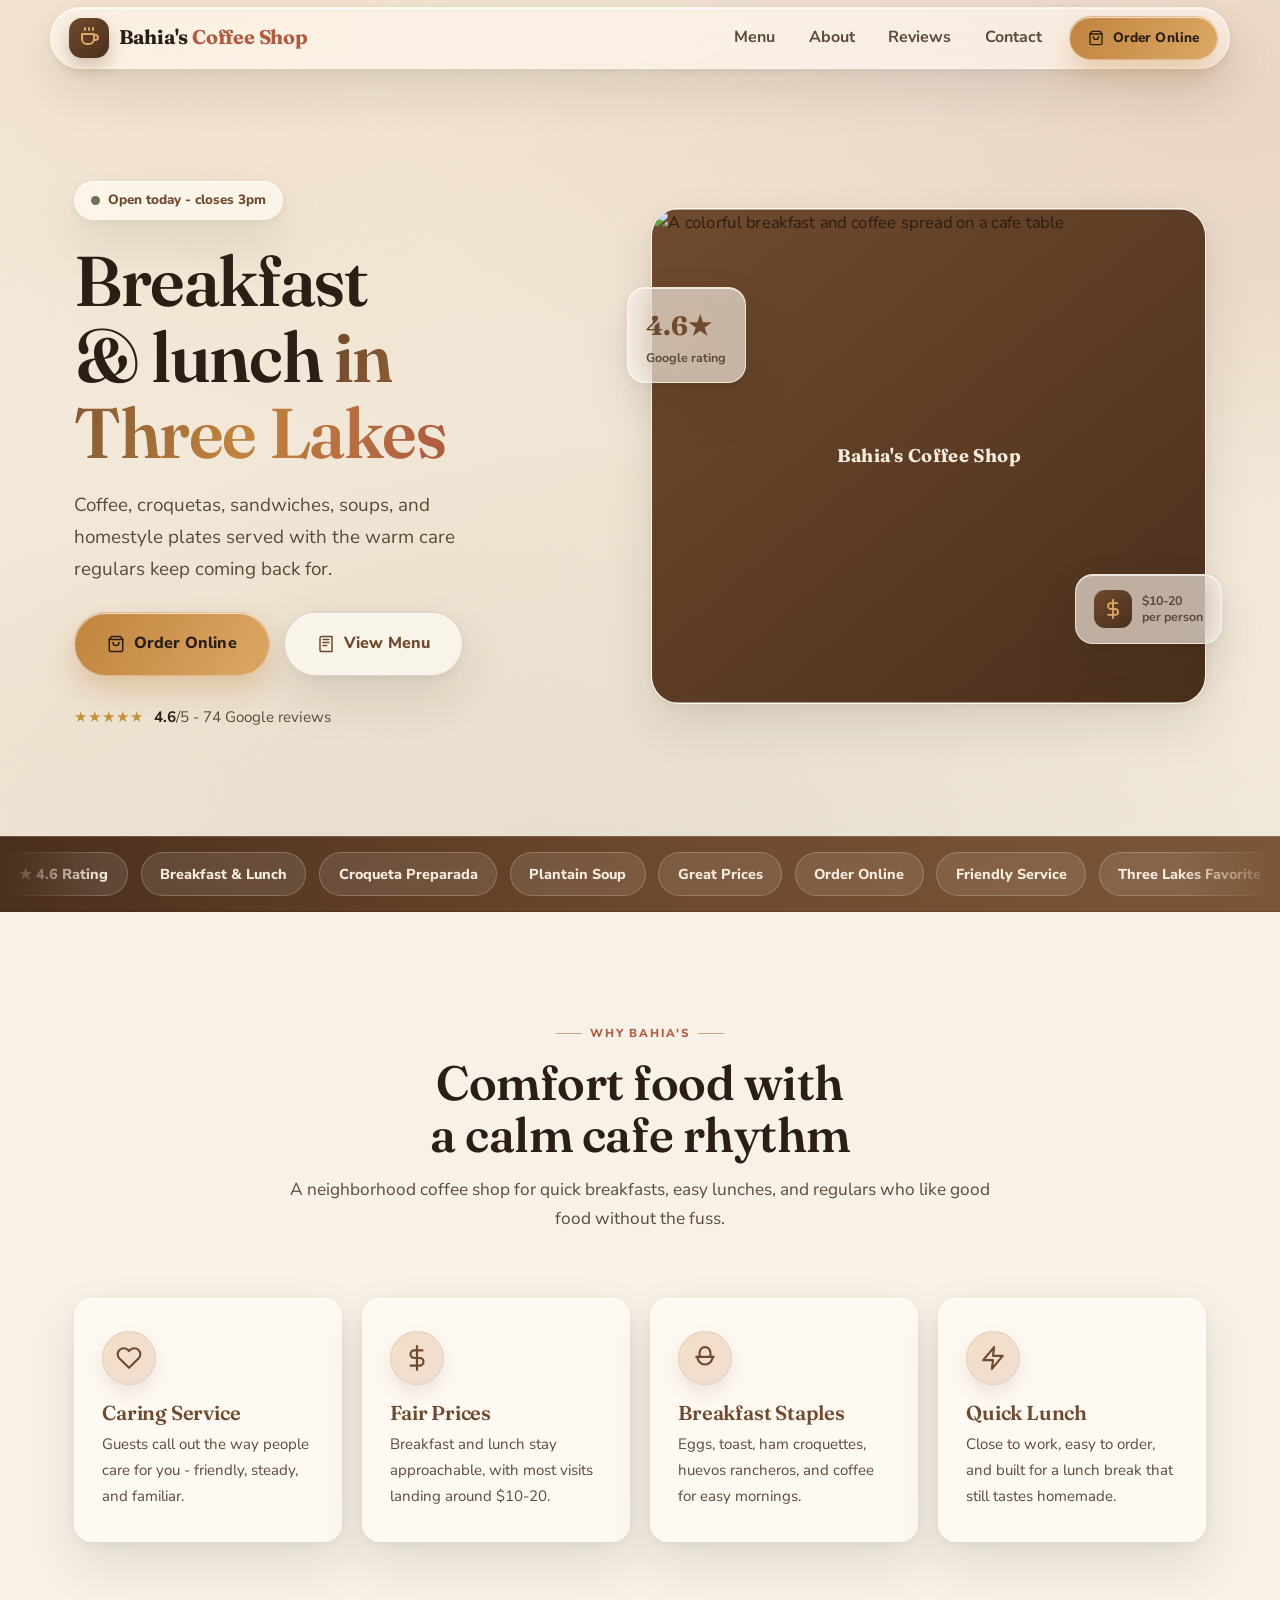
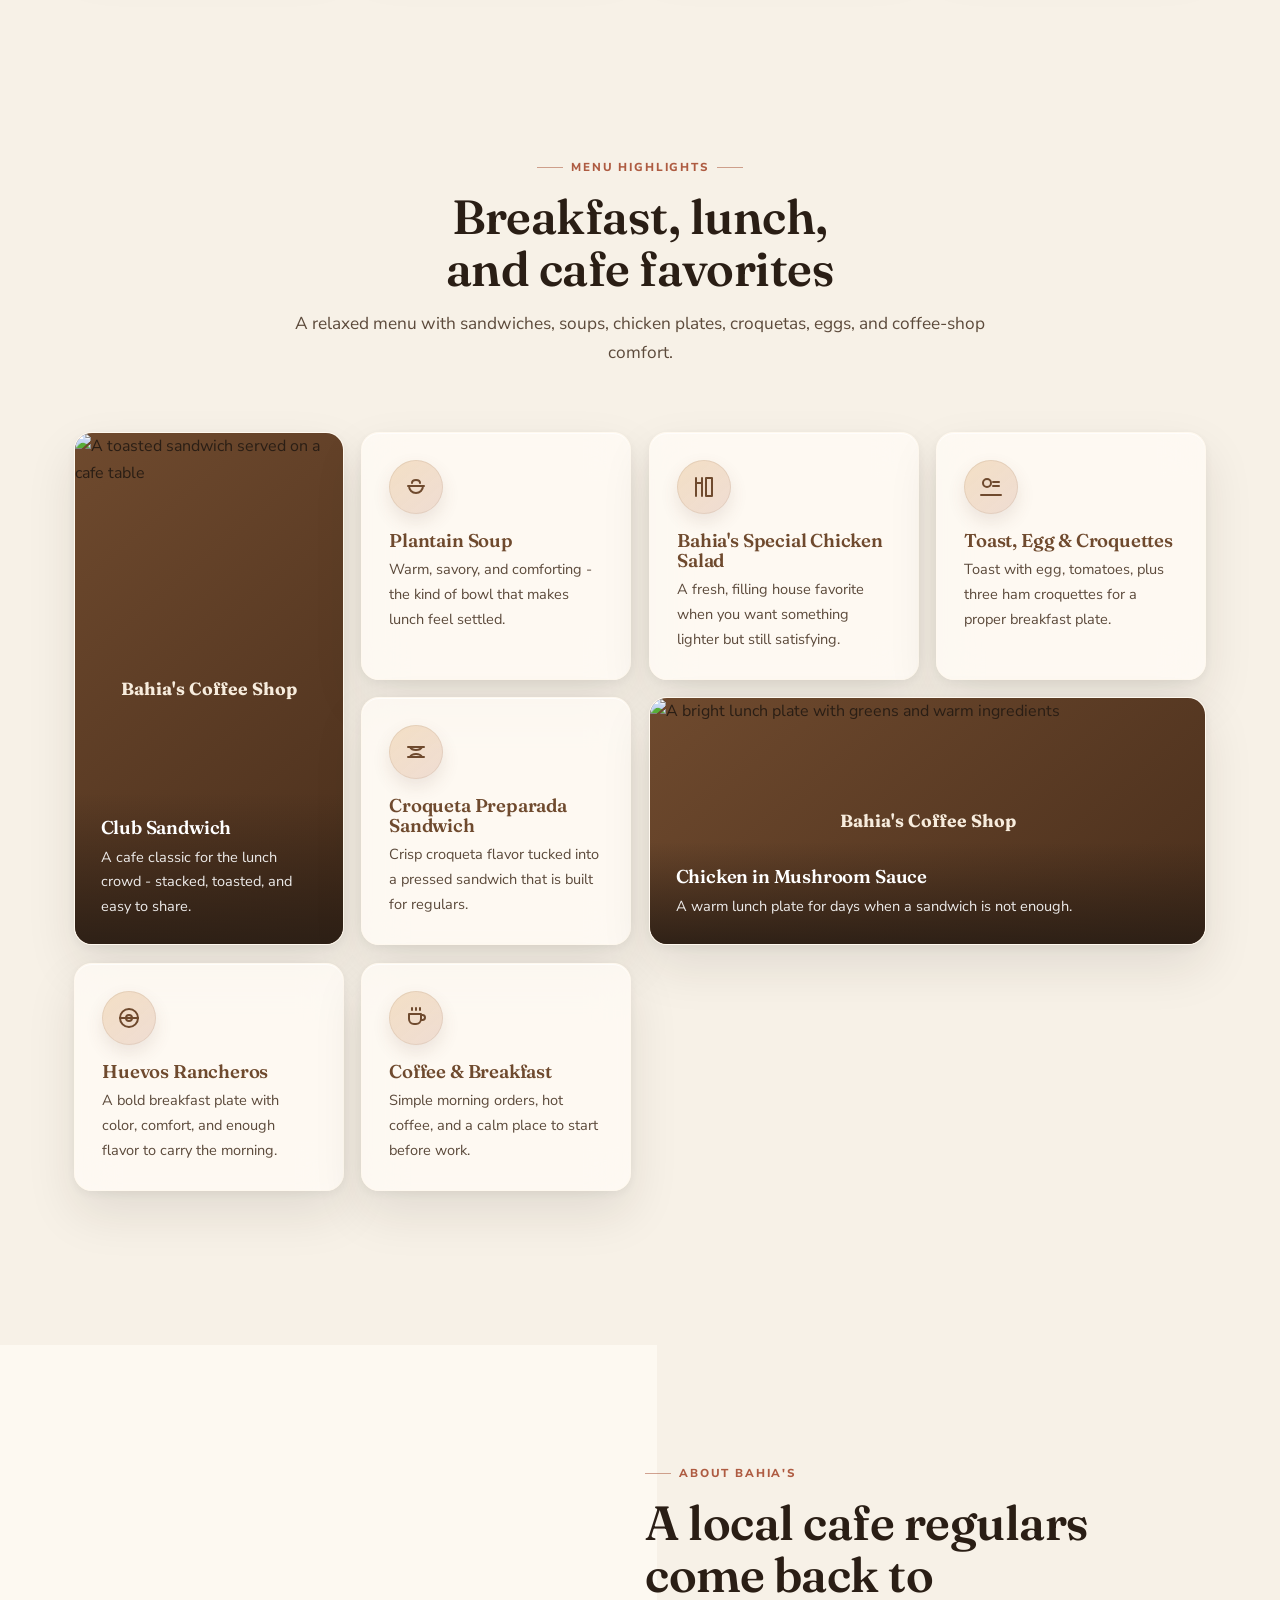
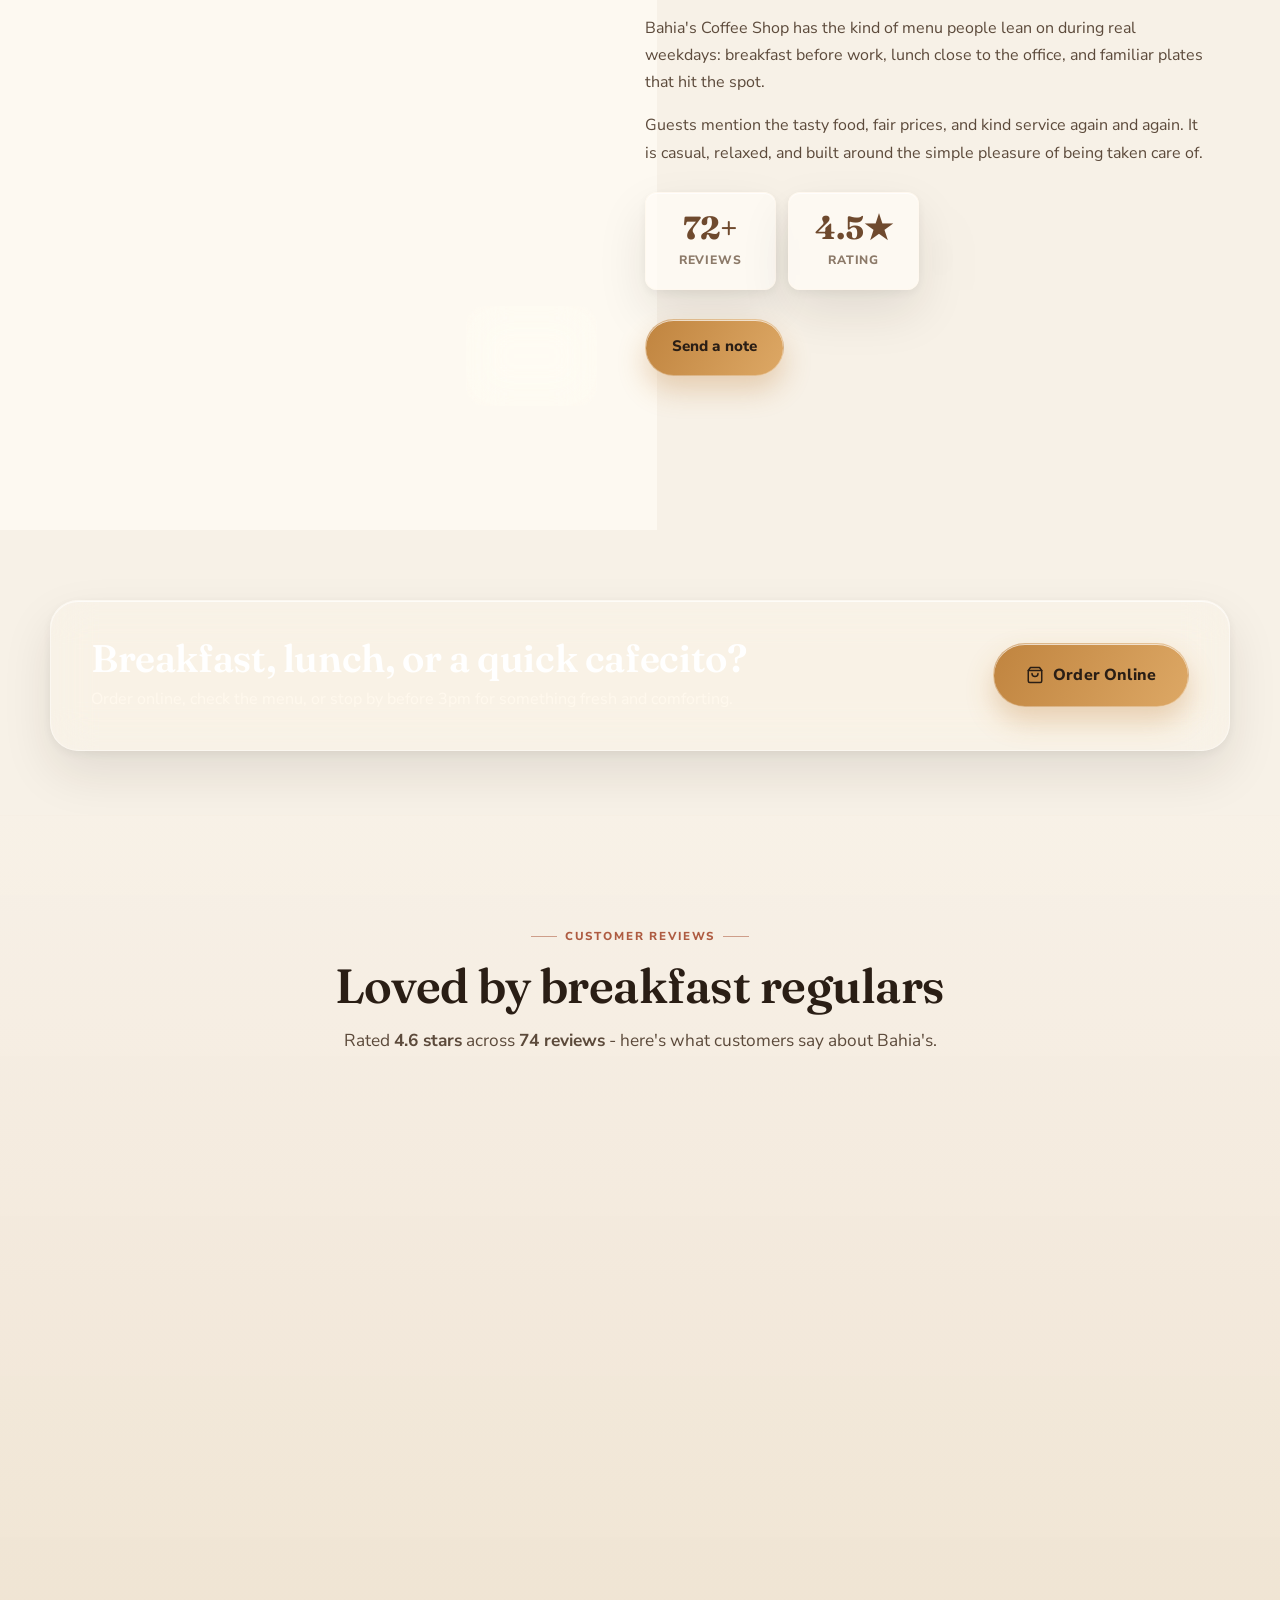
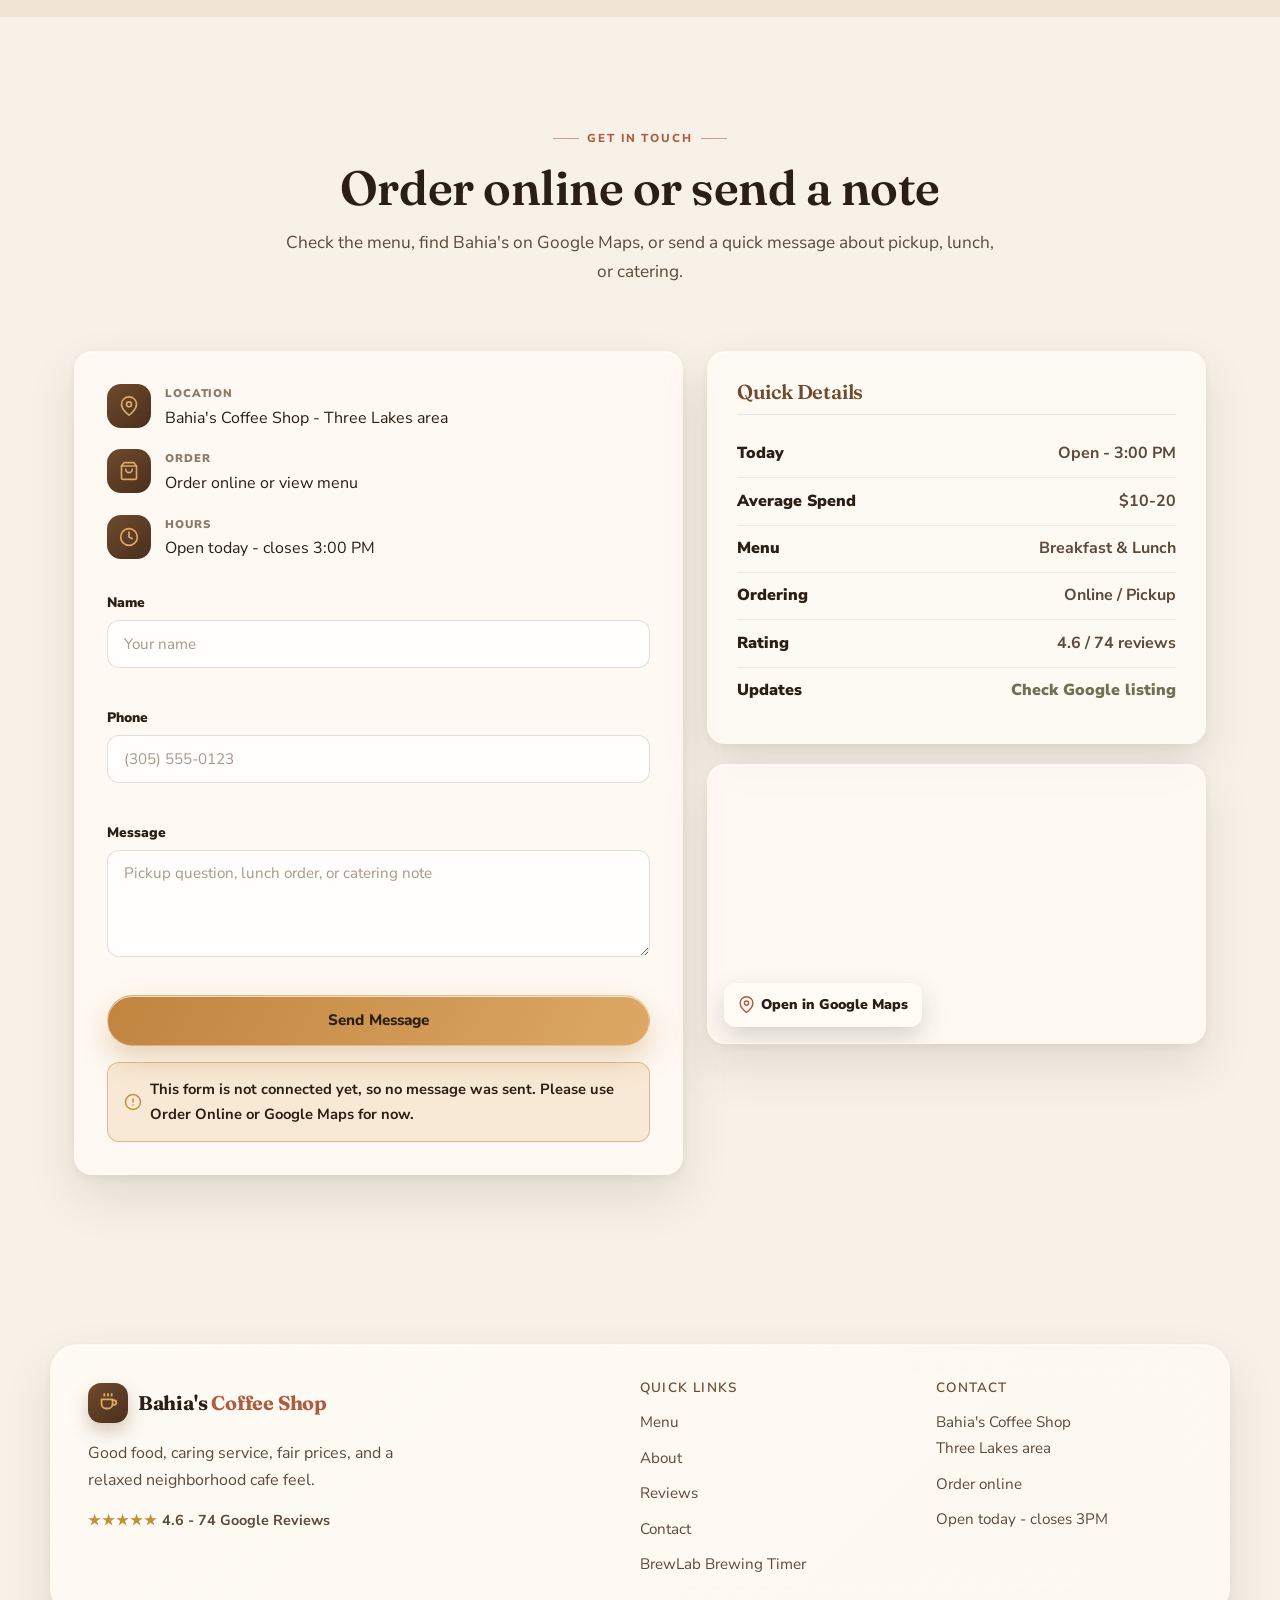
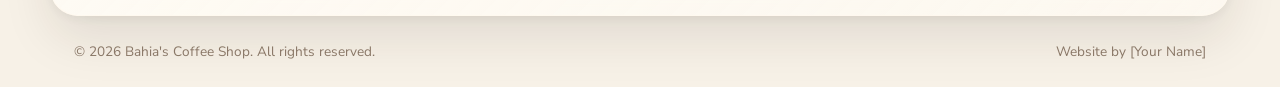
<file: index.html>
<!DOCTYPE html>
<html lang="en">
<head>
  <meta charset="UTF-8" />
  <meta name="viewport" content="width=device-width, initial-scale=1.0" />

  <!-- ============ SEO / META ============ -->
  <title>Bahia's Coffee Shop | Breakfast & Lunch in Three Lakes</title>
  <meta name="description" content="Bahia's Coffee Shop serves relaxed breakfast, lunch, coffee, sandwiches, plantain soup, croquetas, and daily favorites. Rated 4.6 stars across 74 Google reviews." />
  <meta name="theme-color" content="#F4FBF7" />
  <meta name="author" content="Bahia's Coffee Shop" />

  <!-- Open Graph -->
  <meta property="og:title" content="Bahia's Coffee Shop | Breakfast & Lunch in Three Lakes" />
  <meta property="og:description" content="Good food, caring service, fair prices, and a menu built for breakfast, lunch, and coffee breaks." />
  <meta property="og:type" content="business.business" />
  <meta property="og:locale" content="en_US" />

  <!-- ============ FONTS ============ -->
  <link rel="preconnect" href="https://fonts.googleapis.com" />
  <link rel="preconnect" href="https://fonts.gstatic.com" crossorigin />
  <link rel="preconnect" href="https://images.unsplash.com" crossorigin />
  <link href="https://fonts.googleapis.com/css2?family=Fraunces:wght@600;700;800&family=Nunito+Sans:wght@400;500;600;700&display=swap" rel="stylesheet" />

  <!-- ============ STYLES ============ -->
  <link rel="stylesheet" href="style.css" />

  <!-- ============ STRUCTURED DATA (Local Business SEO) ============ -->
  <script type="application/ld+json">
  {
    "@context": "https://schema.org",
    "@type": "CafeOrCoffeeShop",
    "name": "Bahia's Coffee Shop",
    "priceRange": "$10-20",
    "servesCuisine": ["Coffee", "Breakfast", "Lunch", "Latin American"],
    "areaServed": { "@type": "Place", "name": "Three Lakes area" },
    "aggregateRating": { "@type": "AggregateRating", "ratingValue": "4.6", "reviewCount": "74" },
    "menu": "https://www.google.com/search?q=Bahia%27s+Coffee+Shop+menu"
  }
  </script>
</head>

<body>
  <a href="#hero" class="skip-link">Skip to main content</a>

  <div class="bg-mesh" aria-hidden="true"></div>

  <!-- ================= NAVBAR ================= -->
  <header class="navbar" id="navbar">
    <div class="container nav-inner glass">
      <a href="#hero" class="logo" aria-label="Bahia's Coffee Shop home">
        <span class="logo-icon" aria-hidden="true">
          <svg viewBox="0 0 24 24" width="24" height="24" fill="none" stroke="currentColor" stroke-width="2" stroke-linecap="round" stroke-linejoin="round"><path d="M5 8h12v5a5 5 0 0 1-5 5H10a5 5 0 0 1-5-5V8Z"/><path d="M17 9h1.5a2.5 2.5 0 0 1 0 5H17"/><path d="M8 2v2"/><path d="M12 2v2"/><path d="M16 2v2"/></svg>
        </span>
        <span class="logo-text">Bahia's <span class="accent">Coffee Shop</span></span>
      </a>

      <nav class="nav-links" id="nav-links" aria-label="Primary navigation">
        <a href="#services" class="nav-link">Menu</a>
        <a href="#about" class="nav-link">About</a>
        <a href="#reviews" class="nav-link">Reviews</a>
        <a href="#contact" class="nav-link">Contact</a>
        <a href="https://www.google.com/search?q=Bahia%27s+Coffee+Shop+order+online" target="_blank" rel="noopener noreferrer" class="btn btn-primary btn-sm nav-cta magnetic">
          <svg viewBox="0 0 24 24" width="16" height="16" fill="none" stroke="currentColor" stroke-width="2" stroke-linecap="round" stroke-linejoin="round" aria-hidden="true"><path d="M6 2 3 6v14a2 2 0 0 0 2 2h14a2 2 0 0 0 2-2V6l-3-4Z"/><path d="M3 6h18"/><path d="M16 10a4 4 0 0 1-8 0"/></svg>
          Order Online
        </a>
      </nav>

      <button class="hamburger" id="hamburger" aria-label="Toggle navigation menu" aria-expanded="false" aria-controls="nav-links">
        <span></span><span></span><span></span>
      </button>
    </div>
  </header>

  <!-- ================= HERO ================= -->
  <section class="hero" id="hero">
    <div class="container hero-inner">
      <div class="hero-copy">
        <span class="pill glass reveal" data-reveal>
          <span class="dot"></span> Open today - closes 3pm
        </span>
        <h1 class="hero-title reveal" data-reveal>
          Breakfast & lunch <span class="grad-text">in Three Lakes</span>
        </h1>
        <p class="hero-sub reveal" data-reveal>
          Coffee, croquetas, sandwiches, soups, and homestyle plates served with the warm care regulars keep coming back for.
        </p>

        <div class="hero-actions reveal" data-reveal>
          <a href="https://www.google.com/search?q=Bahia%27s+Coffee+Shop+order+online" target="_blank" rel="noopener noreferrer" class="btn btn-primary btn-lg magnetic">
            <svg viewBox="0 0 24 24" width="18" height="18" fill="none" stroke="currentColor" stroke-width="2" stroke-linecap="round" stroke-linejoin="round" aria-hidden="true"><path d="M6 2 3 6v14a2 2 0 0 0 2 2h14a2 2 0 0 0 2-2V6l-3-4Z"/><path d="M3 6h18"/><path d="M16 10a4 4 0 0 1-8 0"/></svg>
            Order Online
          </a>
          <a href="#services" class="btn btn-glass btn-lg magnetic">
            <svg viewBox="0 0 24 24" width="18" height="18" fill="none" stroke="currentColor" stroke-width="2" stroke-linecap="round" stroke-linejoin="round" aria-hidden="true"><path d="M4 19.5V4.5A2.5 2.5 0 0 1 6.5 2H20v20H6.5A2.5 2.5 0 0 1 4 19.5Z"/><path d="M8 6h8"/><path d="M8 10h8"/><path d="M8 14h5"/></svg>
            View Menu
          </a>
        </div>

        <div class="hero-trust reveal" data-reveal>
          <span class="stars" aria-hidden="true">★★★★★</span>
          <span><strong>4.6</strong>/5 - 74 Google reviews</span>
        </div>
      </div>

      <div class="hero-media reveal" data-reveal>
        <div class="hero-frame glass tilt">
          <img class="photo" id="heroPhoto"
               src="https://images.unsplash.com/photo-1504754524776-8f4f37790ca0?auto=format&fit=crop&q=80&w=900"
               alt="A colorful breakfast and coffee spread on a cafe table"
               loading="eager" width="900" height="1100" />
        </div>

        <!-- Floating glass stat cards -->
        <div class="float-card glass float-a">
          <span class="fc-num">4.6★</span>
          <span class="fc-label">Google rating</span>
        </div>
        <div class="float-card glass float-b">
          <span class="fc-icon" aria-hidden="true">
            <svg viewBox="0 0 24 24" width="20" height="20" fill="none" stroke="currentColor" stroke-width="2.2" stroke-linecap="round" stroke-linejoin="round"><path d="M12 1v22"/><path d="M17 5H9.5a3.5 3.5 0 0 0 0 7h5a3.5 3.5 0 0 1 0 7H6"/></svg>
          </span>
          <span class="fc-label"><strong>$10-20</strong><br/>per person</span>
        </div>
      </div>
    </div>
  </section>

  <!-- ================= TRUST MARQUEE ================= -->
  <section class="trust-strip" aria-label="Customer favorites">
    <div class="marquee" data-marquee>
      <div class="marquee-track">
        <span class="chip">★ 4.6 Rating</span><span class="chip">Breakfast & Lunch</span>
        <span class="chip">Croqueta Preparada</span><span class="chip">Plantain Soup</span>
        <span class="chip">Great Prices</span><span class="chip">Order Online</span>
        <span class="chip">Friendly Service</span><span class="chip">Three Lakes Favorite</span>
        <!-- duplicate for seamless loop -->
        <span class="chip" aria-hidden="true">★ 4.6 Rating</span><span class="chip" aria-hidden="true">Breakfast & Lunch</span>
        <span class="chip" aria-hidden="true">Croqueta Preparada</span><span class="chip" aria-hidden="true">Plantain Soup</span>
        <span class="chip" aria-hidden="true">Great Prices</span><span class="chip" aria-hidden="true">Order Online</span>
        <span class="chip" aria-hidden="true">Friendly Service</span><span class="chip" aria-hidden="true">Three Lakes Favorite</span>
      </div>
    </div>
  </section>

  <!-- ================= WHY CHOOSE US ================= -->
  <section class="section why" id="why">
    <div class="container">
      <div class="section-head reveal" data-reveal>
        <span class="eyebrow">Why Bahia's</span>
        <h2 class="section-title">Comfort food with a calm cafe rhythm</h2>
        <p class="section-lead">A neighborhood coffee shop for quick breakfasts, easy lunches, and regulars who like good food without the fuss.</p>
      </div>

      <div class="why-grid">
        <article class="why-card glass tilt reveal" data-reveal>
          <div class="why-icon" aria-hidden="true"><svg viewBox="0 0 24 24" width="26" height="26" fill="none" stroke="currentColor" stroke-width="2" stroke-linecap="round" stroke-linejoin="round"><path d="M20.8 4.6a5.5 5.5 0 0 0-7.8 0L12 5.6l-1-1a5.5 5.5 0 0 0-7.8 7.8l1 1L12 21l7.8-7.6 1-1a5.5 5.5 0 0 0 0-7.8Z"/></svg></div>
          <h3>Caring Service</h3>
          <p>Guests call out the way people care for you - friendly, steady, and familiar.</p>
        </article>
        <article class="why-card glass tilt reveal" data-reveal>
          <div class="why-icon" aria-hidden="true"><svg viewBox="0 0 24 24" width="26" height="26" fill="none" stroke="currentColor" stroke-width="2" stroke-linecap="round" stroke-linejoin="round"><line x1="12" y1="1" x2="12" y2="23"/><path d="M17 5H9.5a3.5 3.5 0 0 0 0 7h5a3.5 3.5 0 0 1 0 7H6"/></svg></div>
          <h3>Fair Prices</h3>
          <p>Breakfast and lunch stay approachable, with most visits landing around $10-20.</p>
        </article>
        <article class="why-card glass tilt reveal" data-reveal>
          <div class="why-icon" aria-hidden="true"><svg viewBox="0 0 24 24" width="26" height="26" fill="none" stroke="currentColor" stroke-width="2" stroke-linecap="round" stroke-linejoin="round"><path d="M4 11h16"/><path d="M5 11a7 7 0 0 0 14 0"/><path d="M7 11V7a5 5 0 0 1 10 0v4"/></svg></div>
          <h3>Breakfast Staples</h3>
          <p>Eggs, toast, ham croquettes, huevos rancheros, and coffee for easy mornings.</p>
        </article>
        <article class="why-card glass tilt reveal" data-reveal>
          <div class="why-icon" aria-hidden="true"><svg viewBox="0 0 24 24" width="26" height="26" fill="none" stroke="currentColor" stroke-width="2" stroke-linecap="round" stroke-linejoin="round"><polygon points="13 2 3 14 12 14 11 22 21 10 12 10 13 2"/></svg></div>
          <h3>Quick Lunch</h3>
          <p>Close to work, easy to order, and built for a lunch break that still tastes homemade.</p>
        </article>
      </div>
    </div>
  </section>

  <!-- ================= MENU (BENTO) ================= -->
  <section class="section services" id="services">
    <div class="container">
      <div class="section-head reveal" data-reveal>
        <span class="eyebrow">Menu Highlights</span>
        <h2 class="section-title">Breakfast, lunch, and cafe favorites</h2>
        <p class="section-lead">A relaxed menu with sandwiches, soups, chicken plates, croquetas, eggs, and coffee-shop comfort.</p>
      </div>

      <div class="bento">
        <!-- Featured photo tile -->
        <article class="bento-item feature glass reveal" data-reveal>
          <img class="photo" src="https://images.unsplash.com/photo-1528735602780-2552fd46c7af?auto=format&fit=crop&q=80&w=700" alt="A toasted sandwich served on a cafe table" loading="lazy" width="700" height="500" />
          <div class="bento-overlay">
            <h3>Club Sandwich</h3>
            <p>A cafe classic for the lunch crowd - stacked, toasted, and easy to share.</p>
          </div>
        </article>

        <article class="bento-item glass tilt reveal" data-reveal>
          <div class="service-icon" aria-hidden="true"><svg viewBox="0 0 24 24" width="24" height="24" fill="none" stroke="currentColor" stroke-width="2" stroke-linecap="round" stroke-linejoin="round"><path d="M4 11h16"/><path d="M5 11a7 7 0 0 0 14 0"/><path d="M8 8c0-2 1.5-3 4-3s4 1 4 3"/></svg></div>
          <h3>Plantain Soup</h3>
          <p>Warm, savory, and comforting - the kind of bowl that makes lunch feel settled.</p>
        </article>

        <article class="bento-item glass tilt reveal" data-reveal>
          <div class="service-icon" aria-hidden="true"><svg viewBox="0 0 24 24" width="24" height="24" fill="none" stroke="currentColor" stroke-width="2" stroke-linecap="round" stroke-linejoin="round"><path d="M4 3v18"/><path d="M10 3v18"/><path d="M4 8h6"/><path d="M14 3h6v18h-6z"/></svg></div>
          <h3>Bahia's Special Chicken Salad</h3>
          <p>A fresh, filling house favorite when you want something lighter but still satisfying.</p>
        </article>

        <article class="bento-item glass tilt reveal" data-reveal>
          <div class="service-icon" aria-hidden="true"><svg viewBox="0 0 24 24" width="24" height="24" fill="none" stroke="currentColor" stroke-width="2" stroke-linecap="round" stroke-linejoin="round"><circle cx="8" cy="8" r="4"/><path d="M2 20h20"/><path d="M14 7h6"/><path d="M14 11h6"/></svg></div>
          <h3>Toast, Egg & Croquettes</h3>
          <p>Toast with egg, tomatoes, plus three ham croquettes for a proper breakfast plate.</p>
        </article>

        <article class="bento-item glass tilt reveal" data-reveal>
          <div class="service-icon" aria-hidden="true"><svg viewBox="0 0 24 24" width="24" height="24" fill="none" stroke="currentColor" stroke-width="2" stroke-linecap="round" stroke-linejoin="round"><path d="M4 7h16"/><path d="M4 17h16"/><path d="M6 7c2 4 10 4 12 0"/><path d="M6 17c2-4 10-4 12 0"/></svg></div>
          <h3>Croqueta Preparada Sandwich</h3>
          <p>Crisp croqueta flavor tucked into a pressed sandwich that is built for regulars.</p>
        </article>

        <!-- Featured photo tile -->
        <article class="bento-item feature wide glass reveal" data-reveal>
          <img class="photo" src="https://images.unsplash.com/photo-1546069901-ba9599a7e63c?auto=format&fit=crop&q=80&w=800" alt="A bright lunch plate with greens and warm ingredients" loading="lazy" width="800" height="450" />
          <div class="bento-overlay">
            <h3>Chicken in Mushroom Sauce</h3>
            <p>A warm lunch plate for days when a sandwich is not enough.</p>
          </div>
        </article>

        <article class="bento-item glass tilt reveal" data-reveal>
          <div class="service-icon" aria-hidden="true"><svg viewBox="0 0 24 24" width="24" height="24" fill="none" stroke="currentColor" stroke-width="2" stroke-linecap="round" stroke-linejoin="round"><circle cx="12" cy="12" r="9"/><circle cx="12" cy="12" r="3"/><path d="M3 12h18"/></svg></div>
          <h3>Huevos Rancheros</h3>
          <p>A bold breakfast plate with color, comfort, and enough flavor to carry the morning.</p>
        </article>

        <article class="bento-item glass tilt reveal" data-reveal>
          <div class="service-icon" aria-hidden="true"><svg viewBox="0 0 24 24" width="24" height="24" fill="none" stroke="currentColor" stroke-width="2" stroke-linecap="round" stroke-linejoin="round"><path d="M5 8h12v5a5 5 0 0 1-5 5H10a5 5 0 0 1-5-5V8Z"/><path d="M17 9h1.5a2.5 2.5 0 0 1 0 5H17"/><path d="M8 2v2"/><path d="M12 2v2"/><path d="M16 2v2"/></svg></div>
          <h3>Coffee & Breakfast</h3>
          <p>Simple morning orders, hot coffee, and a calm place to start before work.</p>
        </article>
      </div>
    </div>
  </section>

  <!-- ================= ABOUT ================= -->
  <section class="section about" id="about">
    <div class="container about-grid">
      <div class="about-media reveal" data-reveal>
        <div class="about-frame glass tilt">
          <img class="photo" src="https://images.unsplash.com/photo-1554118811-1e0d58224f24?auto=format&fit=crop&q=80&w=800" alt="A relaxed coffee shop interior with tables and warm light" loading="lazy" width="800" height="900" />
        </div>
        <div class="about-badge glass">
          <span class="ab-num">74</span>
          <span class="ab-label">Google reviews</span>
        </div>
      </div>

      <div class="about-content reveal" data-reveal>
        <span class="eyebrow">About Bahia's</span>
        <h2 class="section-title">A local cafe regulars come back to</h2>
        <p>Bahia's Coffee Shop has the kind of menu people lean on during real weekdays: breakfast before work, lunch close to the office, and familiar plates that hit the spot.</p>
        <p>Guests mention the tasty food, fair prices, and kind service again and again. It is casual, relaxed, and built around the simple pleasure of being taken care of.</p>

        <div class="stats-grid">
          <div class="stat-card glass"><span class="stat-number" data-count="74" data-suffix="+">0</span><span class="stat-label">Reviews</span></div>
          <div class="stat-card glass"><span class="stat-number" data-count="4.6" data-decimals="1" data-suffix="★">0</span><span class="stat-label">Rating</span></div>
          <div class="stat-card glass"><span class="stat-number stat-price">$10-20</span><span class="stat-label">Per person</span></div>
          <div class="stat-card glass"><span class="stat-number" data-count="3" data-suffix="pm">0</span><span class="stat-label">Closes</span></div>
        </div>

        <a href="#contact" class="btn btn-primary magnetic">Send a note</a>
      </div>
    </div>
  </section>

  <!-- ================= CTA BAND (cafe photo bg) ================= -->
  <section class="cta-band" aria-label="Order from Bahia's Coffee Shop">
    <div class="container cta-inner glass reveal" data-reveal>
      <div>
        <h2>Breakfast, lunch, or a quick cafecito?</h2>
        <p>Order online, check the menu, or stop by before 3pm for something fresh and comforting.</p>
      </div>
      <a href="https://www.google.com/search?q=Bahia%27s+Coffee+Shop+order+online" target="_blank" rel="noopener noreferrer" class="btn btn-primary btn-lg magnetic">
        <svg viewBox="0 0 24 24" width="18" height="18" fill="none" stroke="currentColor" stroke-width="2" stroke-linecap="round" stroke-linejoin="round" aria-hidden="true"><path d="M6 2 3 6v14a2 2 0 0 0 2 2h14a2 2 0 0 0 2-2V6l-3-4Z"/><path d="M3 6h18"/><path d="M16 10a4 4 0 0 1-8 0"/></svg>
        Order Online
      </a>
    </div>
  </section>

  <!-- ================= REVIEWS ================= -->
  <section class="section reviews" id="reviews">
    <div class="container">
      <div class="section-head reveal" data-reveal>
        <span class="eyebrow">Customer Reviews</span>
        <h2 class="section-title">Loved by breakfast regulars</h2>
        <p class="section-lead">Rated <strong>4.6 stars</strong> across <strong>74 reviews</strong> - here's what customers say about Bahia's.</p>
      </div>
    </div>

    <!-- Auto-scrolling glass review marquee -->
    <div class="review-marquee" data-marquee>
      <div class="review-track">
        <article class="review-card glass">
          <span class="review-stars" aria-label="5 out of 5 stars">★★★★★</span>
          <p>"Breakfast - good food, good service, great prices!"</p>
          <div class="reviewer"><span class="reviewer-avatar">BG</span><div><span class="reviewer-name">Breakfast Guest</span><span class="reviewer-meta">Google Review</span></div></div>
        </article>
        <article class="review-card glass">
          <span class="review-stars" aria-label="5 out of 5 stars">★★★★★</span>
          <p>"Very nice place, delicious food and the best is how people care of you."</p>
          <div class="reviewer"><span class="reviewer-avatar">RC</span><div><span class="reviewer-name">Regular Customer</span><span class="reviewer-meta">Google Review</span></div></div>
        </article>
        <article class="review-card glass">
          <span class="review-stars" aria-label="5 out of 5 stars">★★★★★</span>
          <p>"I eat here often since it's close to my job and their food is always tasty."</p>
          <div class="reviewer"><span class="reviewer-avatar">OL</span><div><span class="reviewer-name">Office Lunch</span><span class="reviewer-meta">Google Review</span></div></div>
        </article>
        <article class="review-card glass">
          <span class="review-stars" aria-label="5 out of 5 stars">★★★★★</span>
          <p>"I've been coming to Bahia's for over 5 years now. The food is excellent, staff is very friendly, and the prices are great."</p>
          <div class="reviewer"><span class="reviewer-avatar">PT</span><div><span class="reviewer-name">Patrick</span><span class="reviewer-meta">Google Review</span></div></div>
        </article>
        <!-- duplicate set for seamless loop (hidden from a11y tree) -->
        <article class="review-card glass" aria-hidden="true">
          <span class="review-stars">★★★★★</span>
          <p>"Breakfast - good food, good service, great prices!"</p>
          <div class="reviewer"><span class="reviewer-avatar">BG</span><div><span class="reviewer-name">Breakfast Guest</span><span class="reviewer-meta">Google Review</span></div></div>
        </article>
        <article class="review-card glass" aria-hidden="true">
          <span class="review-stars">★★★★★</span>
          <p>"Very nice place, delicious food and the best is how people care of you."</p>
          <div class="reviewer"><span class="reviewer-avatar">RC</span><div><span class="reviewer-name">Regular Customer</span><span class="reviewer-meta">Google Review</span></div></div>
        </article>
        <article class="review-card glass" aria-hidden="true">
          <span class="review-stars">★★★★★</span>
          <p>"I eat here often since it's close to my job and their food is always tasty."</p>
          <div class="reviewer"><span class="reviewer-avatar">OL</span><div><span class="reviewer-name">Office Lunch</span><span class="reviewer-meta">Google Review</span></div></div>
        </article>
        <article class="review-card glass" aria-hidden="true">
          <span class="review-stars">★★★★★</span>
          <p>"I've been coming to Bahia's for over 5 years now. The food is excellent, staff is very friendly, and the prices are great."</p>
          <div class="reviewer"><span class="reviewer-avatar">PT</span><div><span class="reviewer-name">Patrick</span><span class="reviewer-meta">Google Review</span></div></div>
        </article>
      </div>
    </div>

    <div class="container reviews-cta reveal" data-reveal>
      <a href="https://www.google.com/search?q=Bahia%27s+Coffee+Shop+reviews" target="_blank" rel="noopener noreferrer" class="btn btn-glass magnetic">
        <svg viewBox="0 0 24 24" width="18" height="18" fill="currentColor" aria-hidden="true"><path d="M12 .587l3.668 7.431 8.2 1.193-5.934 5.784 1.401 8.169L12 18.896l-7.335 3.868 1.401-8.169L.132 9.211l8.2-1.193z"/></svg>
        Read all 74 reviews on Google
      </a>
    </div>
  </section>

  <!-- ================= CONTACT & HOURS ================= -->
  <section class="section contact" id="contact">
    <div class="container">
      <div class="section-head reveal" data-reveal>
        <span class="eyebrow">Get In Touch</span>
        <h2 class="section-title">Order online or send a note</h2>
        <p class="section-lead">Check the menu, find Bahia's on Google Maps, or send a quick message about pickup, lunch, or catering.</p>
      </div>

      <div class="contact-grid">
        <div class="contact-left glass reveal" data-reveal>
          <ul class="contact-info">
            <li>
              <span class="contact-ic" aria-hidden="true"><svg viewBox="0 0 24 24" width="20" height="20" fill="none" stroke="currentColor" stroke-width="2" stroke-linecap="round" stroke-linejoin="round"><path d="M21 10c0 7-9 13-9 13s-9-6-9-13a9 9 0 0 1 18 0z"/><circle cx="12" cy="10" r="3"/></svg></span>
              <div><span class="contact-label">Location</span><a href="https://www.google.com/maps/search/?api=1&query=Bahia%27s+Coffee+Shop+Three+Lakes+FL" target="_blank" rel="noopener noreferrer">Bahia's Coffee Shop - Three Lakes area</a></div>
            </li>
            <li>
              <span class="contact-ic" aria-hidden="true"><svg viewBox="0 0 24 24" width="20" height="20" fill="none" stroke="currentColor" stroke-width="2" stroke-linecap="round" stroke-linejoin="round"><path d="M6 2 3 6v14a2 2 0 0 0 2 2h14a2 2 0 0 0 2-2V6l-3-4Z"/><path d="M3 6h18"/><path d="M16 10a4 4 0 0 1-8 0"/></svg></span>
              <div><span class="contact-label">Order</span><a href="https://www.google.com/search?q=Bahia%27s+Coffee+Shop+order+online" target="_blank" rel="noopener noreferrer">Order online or view menu</a></div>
            </li>
            <li>
              <span class="contact-ic" aria-hidden="true"><svg viewBox="0 0 24 24" width="20" height="20" fill="none" stroke="currentColor" stroke-width="2" stroke-linecap="round" stroke-linejoin="round"><circle cx="12" cy="12" r="10"/><polyline points="12 6 12 12 16 14"/></svg></span>
              <div><span class="contact-label">Hours</span><span>Open today - closes 3:00 PM</span></div>
            </li>
          </ul>

          <form class="contact-form" id="contact-form" novalidate>
            <div class="form-row">
              <label for="name">Name</label>
              <input type="text" id="name" name="name" autocomplete="name" required placeholder="Your name" />
              <span class="error-msg" data-error-for="name" role="alert"></span>
            </div>
            <div class="form-row">
              <label for="phone">Phone</label>
              <input type="tel" id="phone" name="phone" autocomplete="tel" inputmode="tel" required placeholder="(305) 555-0123" />
              <span class="error-msg" data-error-for="phone" role="alert"></span>
            </div>
            <div class="form-row">
              <label for="message">Message</label>
              <textarea id="message" name="message" rows="4" required placeholder="Pickup question, lunch order, or catering note"></textarea>
              <span class="error-msg" data-error-for="message" role="alert"></span>
            </div>
            <button type="submit" class="btn btn-primary btn-block magnetic">Send Message</button>
            <p class="form-notice" id="form-notice" role="status" hidden>
              <svg viewBox="0 0 24 24" width="18" height="18" fill="none" stroke="currentColor" stroke-width="2" stroke-linecap="round" stroke-linejoin="round" aria-hidden="true"><circle cx="12" cy="12" r="10"/><path d="M12 8v4"/><path d="M12 16h.01"/></svg>
              This form is not connected yet, so no message was sent. Please use Order Online or Google Maps for now.
            </p>
          </form>
        </div>

        <div class="contact-right reveal" data-reveal>
          <div class="hours-card glass">
            <h3>Quick Details</h3>
            <table class="hours-table">
              <tbody>
                <tr><th scope="row">Today</th><td>Open - 3:00 PM</td></tr>
                <tr><th scope="row">Average Spend</th><td>$10-20</td></tr>
                <tr><th scope="row">Menu</th><td>Breakfast & Lunch</td></tr>
                <tr><th scope="row">Ordering</th><td>Online / Pickup</td></tr>
                <tr><th scope="row">Rating</th><td>4.6 / 74 reviews</td></tr>
                <tr class="closed"><th scope="row">Updates</th><td>Check Google listing</td></tr>
              </tbody>
            </table>
          </div>

          <div class="map-card glass" aria-label="Google map search for Bahia's Coffee Shop in Three Lakes, Florida">
            <iframe
              title="Map search for Bahia's Coffee Shop"
              src="https://www.google.com/maps?q=Bahia%27s%20Coffee%20Shop%20Three%20Lakes%20FL&output=embed"
              loading="lazy"
              referrerpolicy="no-referrer-when-downgrade"
              allowfullscreen>
            </iframe>
            <a href="https://www.google.com/maps/search/?api=1&query=Bahia%27s+Coffee+Shop+Three+Lakes+FL" target="_blank" rel="noopener noreferrer" class="map-link">
              <svg viewBox="0 0 24 24" width="17" height="17" fill="none" stroke="currentColor" stroke-width="2" stroke-linecap="round" stroke-linejoin="round" aria-hidden="true"><path d="M21 10c0 7-9 13-9 13s-9-6-9-13a9 9 0 0 1 18 0z"/><circle cx="12" cy="10" r="3"/></svg>
              Open in Google Maps
            </a>
          </div>
        </div>
      </div>
    </div>
  </section>

  <!-- ================= FOOTER ================= -->
  <footer class="footer">
    <div class="container footer-grid glass">
      <div class="footer-brand">
        <a href="#hero" class="logo">
          <span class="logo-icon" aria-hidden="true"><svg viewBox="0 0 24 24" width="22" height="22" fill="none" stroke="currentColor" stroke-width="2" stroke-linecap="round" stroke-linejoin="round"><path d="M5 8h12v5a5 5 0 0 1-5 5H10a5 5 0 0 1-5-5V8Z"/><path d="M17 9h1.5a2.5 2.5 0 0 1 0 5H17"/><path d="M8 2v2"/><path d="M12 2v2"/><path d="M16 2v2"/></svg></span>
          <span class="logo-text">Bahia's <span class="accent">Coffee Shop</span></span>
        </a>
        <p class="footer-tagline">Good food, caring service, fair prices, and a relaxed neighborhood cafe feel.</p>
        <span class="footer-rating"><span class="stars">★★★★★</span> 4.6 - 74 Google Reviews</span>
      </div>
      <div class="footer-col">
        <h4>Quick Links</h4>
        <ul>
          <li><a href="#services">Menu</a></li>
          <li><a href="#about">About</a></li>
          <li><a href="#reviews">Reviews</a></li>
          <li><a href="#contact">Contact</a></li>
          <li><a href="brewlab/">BrewLab Brewing Timer</a></li>
        </ul>
      </div>
      <div class="footer-col">
        <h4>Contact</h4>
        <ul>
          <li><a href="https://www.google.com/maps/search/?api=1&query=Bahia%27s+Coffee+Shop+Three+Lakes+FL" target="_blank" rel="noopener noreferrer">Bahia's Coffee Shop<br />Three Lakes area</a></li>
          <li><a href="https://www.google.com/search?q=Bahia%27s+Coffee+Shop+order+online" target="_blank" rel="noopener noreferrer">Order online</a></li>
          <li>Open today - closes 3PM</li>
        </ul>
      </div>
    </div>
    <div class="footer-bottom">
      <div class="container footer-bottom-inner">
        <span>&copy; 2026 Bahia's Coffee Shop. All rights reserved.</span>
        <span class="footer-credit">Website by [Your Name]</span>
      </div>
    </div>
  </footer>

  <button class="to-top glass" id="to-top" aria-label="Back to top">
    <svg viewBox="0 0 24 24" width="20" height="20" fill="none" stroke="currentColor" stroke-width="2.5" stroke-linecap="round" stroke-linejoin="round" aria-hidden="true"><polyline points="18 15 12 9 6 15"/></svg>
  </button>

  <script src="script.js"></script>
</body>
</html>
</file>
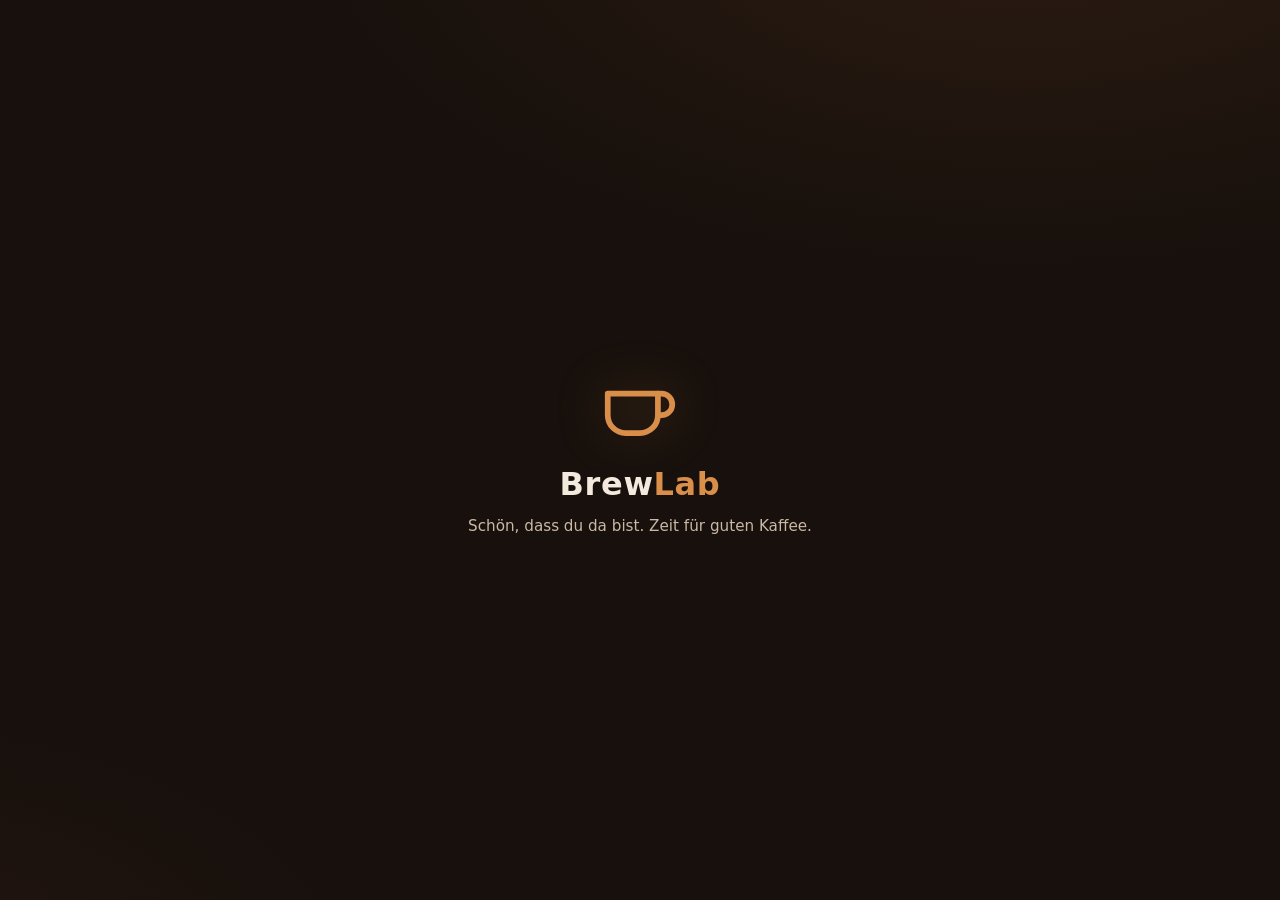
<file: brewlab/index.html>
<!DOCTYPE html>
<html lang="de">
<head>
  <meta charset="UTF-8">
  <meta name="viewport" content="width=device-width, initial-scale=1.0">
  <title>BrewLab – Dein Brüh-Assistent</title>
  <meta name="description" content="Geführter Brüh-Timer für V60, Chemex, French Press und AeroPress – mit Ratio-Rechner und Logbuch.">
  <meta name="theme-color" content="#17100c">
  <link rel="stylesheet" href="style.css">
  <link rel="manifest" href="manifest.webmanifest">
  <link rel="icon" href="icon.svg" type="image/svg+xml">
  <link rel="apple-touch-icon" href="icon-192.png">
</head>
<body>
  <!-- ===== Start-/Willkommensanimation ===== -->
  <div class="splash" id="splash" aria-hidden="true">
    <div class="splash-inner">
      <svg class="splash-cup" viewBox="0 0 24 24" fill="none" stroke="currentColor" stroke-width="1.6" stroke-linecap="round" stroke-linejoin="round">
        <path class="cup-line" pathLength="1" d="M17 8h1a3 3 0 0 1 0 6h-1"/>
        <path class="cup-line" pathLength="1" d="M3 8h14v6a5 5 0 0 1-5 5H8a5 5 0 0 1-5-5V8z"/>
        <path class="steam" d="M7 2c0 1.2 1 1.4 1 2.6"/>
        <path class="steam steam-2" d="M11 2c0 1.2 1 1.4 1 2.6"/>
      </svg>
      <span class="splash-name">Brew<em>Lab</em></span>
      <span class="splash-tag">Schön, dass du da bist. Zeit für guten Kaffee.</span>
    </div>
  </div>

  <div class="app">

    <header class="topbar">
      <div class="brand">
        <span class="brand-mark" aria-hidden="true">
          <svg viewBox="0 0 24 24" fill="none" stroke="currentColor" stroke-width="1.8" stroke-linecap="round" stroke-linejoin="round">
            <path d="M17 8h1a3 3 0 0 1 0 6h-1"/>
            <path d="M3 8h14v6a5 5 0 0 1-5 5H8a5 5 0 0 1-5-5V8z"/>
            <path d="M7 2c0 1.2 1 1.4 1 2.6M11 2c0 1.2 1 1.4 1 2.6"/>
          </svg>
        </span>
        <span class="brand-name">Brew<em>Lab</em></span>
      </div>
      <nav class="tabs" role="tablist">
        <button class="tab is-active" id="tab-brew" data-view="setup" role="tab" aria-selected="true">Brühen</button>
        <button class="tab" id="tab-tools" data-view="tools" role="tab" aria-selected="false">Tools</button>
        <button class="tab" id="tab-log" data-view="log" role="tab" aria-selected="false">Logbuch <span class="log-count" id="log-count" hidden>0</span></button>
      </nav>
    </header>

    <main>
      <!-- ===== Setup ===== -->
      <section class="view" id="view-setup">
        <p class="tagline">Ratio berechnen, Timer starten, Schritt für Schritt<br>zum perfekten Kaffee.</p>

        <h2 class="section-label">Methode</h2>
        <div class="method-grid" id="method-grid" role="radiogroup" aria-label="Brühmethode"></div>

        <h2 class="section-label">Rezept</h2>
        <div class="recipe-card">
          <div class="recipe-row">
            <div class="field">
              <span class="field-label">Kaffee</span>
              <div class="stepper">
                <button type="button" class="stepper-btn" id="coffee-minus" aria-label="Weniger Kaffee">−</button>
                <span class="stepper-value"><output id="coffee-value">20</output><small> g</small></span>
                <button type="button" class="stepper-btn" id="coffee-plus" aria-label="Mehr Kaffee">+</button>
              </div>
            </div>
            <div class="field field-grow">
              <span class="field-label">Verhältnis <output id="ratio-label">1:16</output></span>
              <input type="range" id="ratio-slider" min="14" max="18" step="0.5" value="16" aria-label="Kaffee-Wasser-Verhältnis">
              <div class="range-scale"><span>stärker</span><span>milder</span></div>
            </div>
          </div>
          <div class="recipe-summary">
            <div class="summary-item">
              <span class="summary-value" id="water-value">320 g</span>
              <span class="summary-caption">Wasser</span>
            </div>
            <div class="summary-item">
              <span class="summary-value" id="cups-value">≈ 2 Tassen</span>
              <span class="summary-caption">Ergibt</span>
            </div>
            <div class="summary-item summary-grind">
              <span class="summary-value summary-value-sm" id="grind-value">Mittelfein</span>
              <span class="summary-caption">Mahlgrad</span>
            </div>
          </div>
        </div>

        <button class="btn-primary" id="start-btn">
          Brühvorgang starten
          <span class="btn-time" id="start-btn-time">≈ 3:00 min</span>
        </button>
      </section>

      <!-- ===== Brewing ===== -->
      <section class="view" id="view-brew" hidden>
        <div class="brew-header">
          <span class="brew-method" id="brew-method-label">V60</span>
          <span class="brew-total" id="brew-total-time">0:00</span>
        </div>

        <div class="ring-wrap">
          <svg class="ring" viewBox="0 0 220 220" aria-hidden="true">
            <circle class="ring-track" cx="110" cy="110" r="98"/>
            <circle class="ring-progress" id="ring-progress" cx="110" cy="110" r="98"/>
          </svg>
          <div class="ring-inner">
            <span class="step-count" id="step-count">Schritt 1/4</span>
            <span class="step-timer" id="step-timer">0:45</span>
            <span class="step-target" id="step-target">bis 40 g</span>
          </div>
        </div>

        <div class="step-card">
          <h2 class="step-name" id="step-name">Blooming</h2>
          <p class="step-instruction" id="step-instruction"></p>
          <p class="step-next" id="step-next"></p>
        </div>

        <div class="brew-actions">
          <button class="btn-ghost" id="abort-btn">Abbrechen</button>
          <button class="btn-primary btn-compact" id="pause-btn">Pause</button>
        </div>
      </section>

      <!-- ===== Rating ===== -->
      <section class="view" id="view-rate" hidden>
        <div class="rate-card">
          <span class="rate-emoji" aria-hidden="true">☕</span>
          <h2 class="rate-title">Fertig gebrüht!</h2>
          <p class="rate-sub" id="rate-summary">V60 · 20 g · 1:16 · 320 g Wasser</p>
          <div class="stars" id="stars" role="radiogroup" aria-label="Bewertung">
            <button class="star" data-value="1" aria-label="1 Stern">★</button>
            <button class="star" data-value="2" aria-label="2 Sterne">★</button>
            <button class="star" data-value="3" aria-label="3 Sterne">★</button>
            <button class="star" data-value="4" aria-label="4 Sterne">★</button>
            <button class="star" data-value="5" aria-label="5 Sterne">★</button>
          </div>
          <textarea id="rate-notes" rows="3" placeholder="Notizen – z. B. Mahlgrad feiner, etwas bitter …"></textarea>
          <div class="rate-actions">
            <button class="btn-ghost" id="discard-btn">Verwerfen</button>
            <button class="btn-primary btn-compact" id="save-btn">Ins Logbuch</button>
          </div>
        </div>
      </section>

      <!-- ===== Tools ===== -->
      <section class="view" id="view-tools" hidden>
        <p class="tagline">Kleine Helfer rund um deinen Kaffee –<br>alles lokal, nichts verlässt deinen Browser.</p>

        <h2 class="section-label">Koffein heute</h2>
        <div class="tool-card">
          <div class="caffeine-status">
            <span class="caffeine-total"><output id="caffeine-total">0</output><small> mg</small></span>
            <span class="caffeine-limit">von 400 mg Tagesrichtwert (EFSA)</span>
          </div>
          <div class="caffeine-bar" role="progressbar" aria-label="Koffeinaufnahme heute" aria-valuemin="0" aria-valuemax="400" aria-valuenow="0" id="caffeine-progress">
            <div class="caffeine-fill" id="caffeine-fill"></div>
          </div>
          <p class="caffeine-warning" id="caffeine-warning" hidden>Du liegst über dem Tagesrichtwert – vielleicht ab jetzt entkoffeiniert?</p>
          <div class="drink-grid" id="drink-grid"></div>
          <ul class="caffeine-list" id="caffeine-list"></ul>
        </div>

        <h2 class="section-label">Was kostet deine Tasse?</h2>
        <div class="tool-card">
          <div class="tool-fields">
            <label class="tool-field">
              <span>Bohnenpreis</span>
              <span class="tool-input"><input id="price-kg" type="number" min="1" max="200" step="0.5" value="24" inputmode="decimal"><small>€/kg</small></span>
            </label>
            <label class="tool-field">
              <span>Kaffee pro Tasse</span>
              <span class="tool-input"><input id="price-gram" type="number" min="5" max="40" step="1" value="14" inputmode="numeric"><small>g</small></span>
            </label>
            <label class="tool-field">
              <span>Tassen pro Tag</span>
              <span class="tool-input"><input id="price-cups" type="number" min="1" max="12" step="1" value="2" inputmode="numeric"><small>Stk.</small></span>
            </label>
          </div>
          <p class="tool-result">Deine Tasse kostet <output id="price-cup">0,34 €</output> – das sind <output id="price-month">20,45 €</output> im Monat.</p>
        </div>

        <h2 class="section-label">Mengen-Umrechner</h2>
        <div class="tool-card">
          <div class="tool-fields">
            <div class="tool-field">
              <span>Tassen (à 200 ml)</span>
              <div class="stepper stepper-sm">
                <button type="button" class="stepper-btn" id="conv-minus" aria-label="Weniger Tassen">−</button>
                <span class="stepper-value"><output id="conv-cups">2</output></span>
                <button type="button" class="stepper-btn" id="conv-plus" aria-label="Mehr Tassen">+</button>
              </div>
            </div>
            <label class="tool-field">
              <span>Verhältnis 1:</span>
              <span class="tool-input"><input id="conv-ratio" type="number" min="10" max="20" step="0.5" value="16" inputmode="decimal"></span>
            </label>
          </div>
          <p class="tool-result">Du brauchst <output id="conv-coffee">25 g</output> Kaffee (≈ <output id="conv-spoons">4 EL</output>) auf <output id="conv-water">400 g</output> Wasser.</p>
        </div>

        <h2 class="section-label">Brüh-Referenz</h2>
        <div class="tool-card ref-card">
          <table class="ref-table">
            <thead>
              <tr><th>Methode</th><th>Mahlgrad</th><th>Wasser</th><th>Zeit</th></tr>
            </thead>
            <tbody>
              <tr><td>V60</td><td>mittelfein</td><td>92–96 °C</td><td>2:30–3:30</td></tr>
              <tr><td>Chemex</td><td>mittelgrob</td><td>93–96 °C</td><td>4:00–5:00</td></tr>
              <tr><td>French Press</td><td>grob</td><td>93–96 °C</td><td>4:00–5:00</td></tr>
              <tr><td>AeroPress</td><td>fein–mittel</td><td>85–92 °C</td><td>1:30–2:30</td></tr>
              <tr><td>Espresso</td><td>fein</td><td>92–94 °C</td><td>0:25–0:30</td></tr>
            </tbody>
          </table>
          <p class="ref-hint">Faustregel: schmeckt es sauer → feiner mahlen oder heißer brühen; schmeckt es bitter → gröber mahlen oder kürzer ziehen lassen.</p>
        </div>
      </section>

      <!-- ===== Log ===== -->
      <section class="view" id="view-log" hidden>
        <h2 class="section-label">Deine Brühungen</h2>
        <div class="log-empty" id="log-empty">
          <span aria-hidden="true">📓</span>
          <p>Noch keine Einträge.<br>Deine gebrühten Kaffees landen hier.</p>
        </div>
        <ul class="log-list" id="log-list"></ul>
      </section>
    </main>

    <footer class="footer">Ein Projekt von Bahia’s Coffee Shop · läuft komplett offline, Daten bleiben im Browser.</footer>
  </div>

  <script src="app.js"></script>
</body>
</html>
</file>
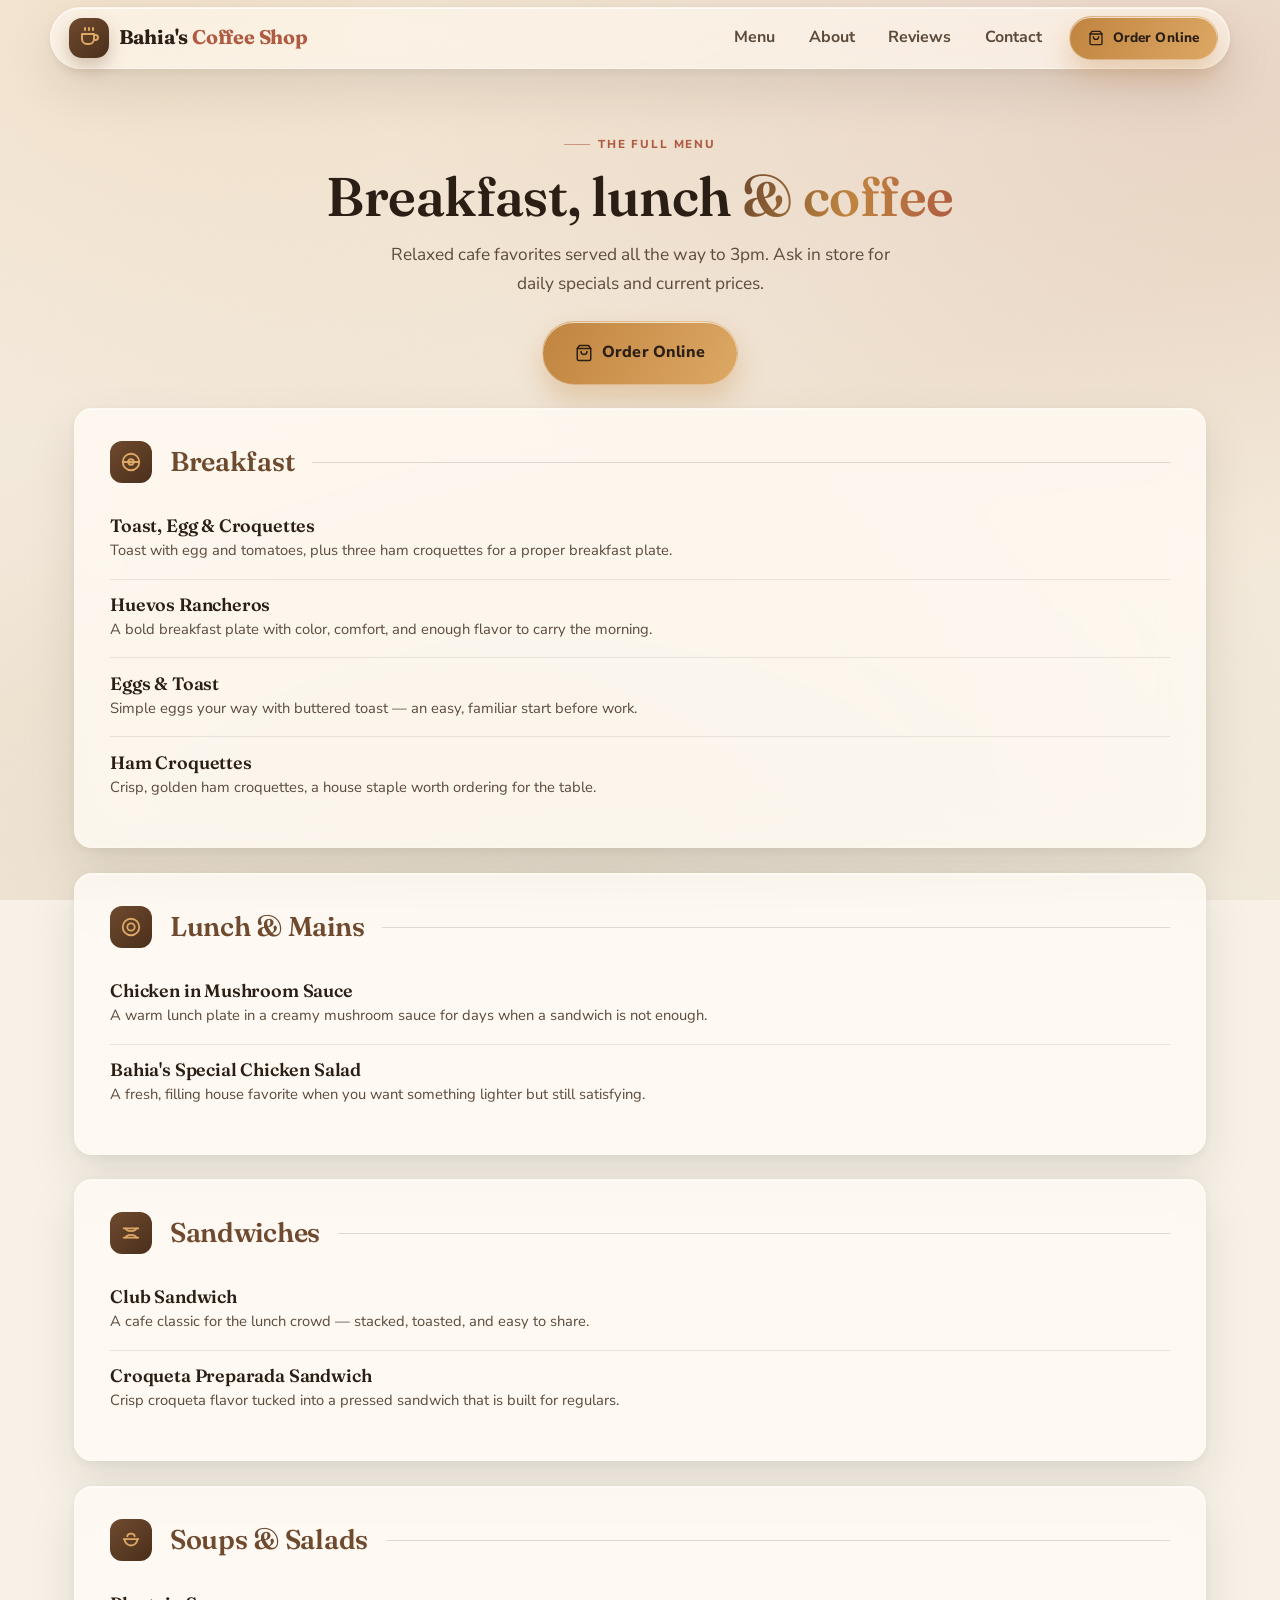
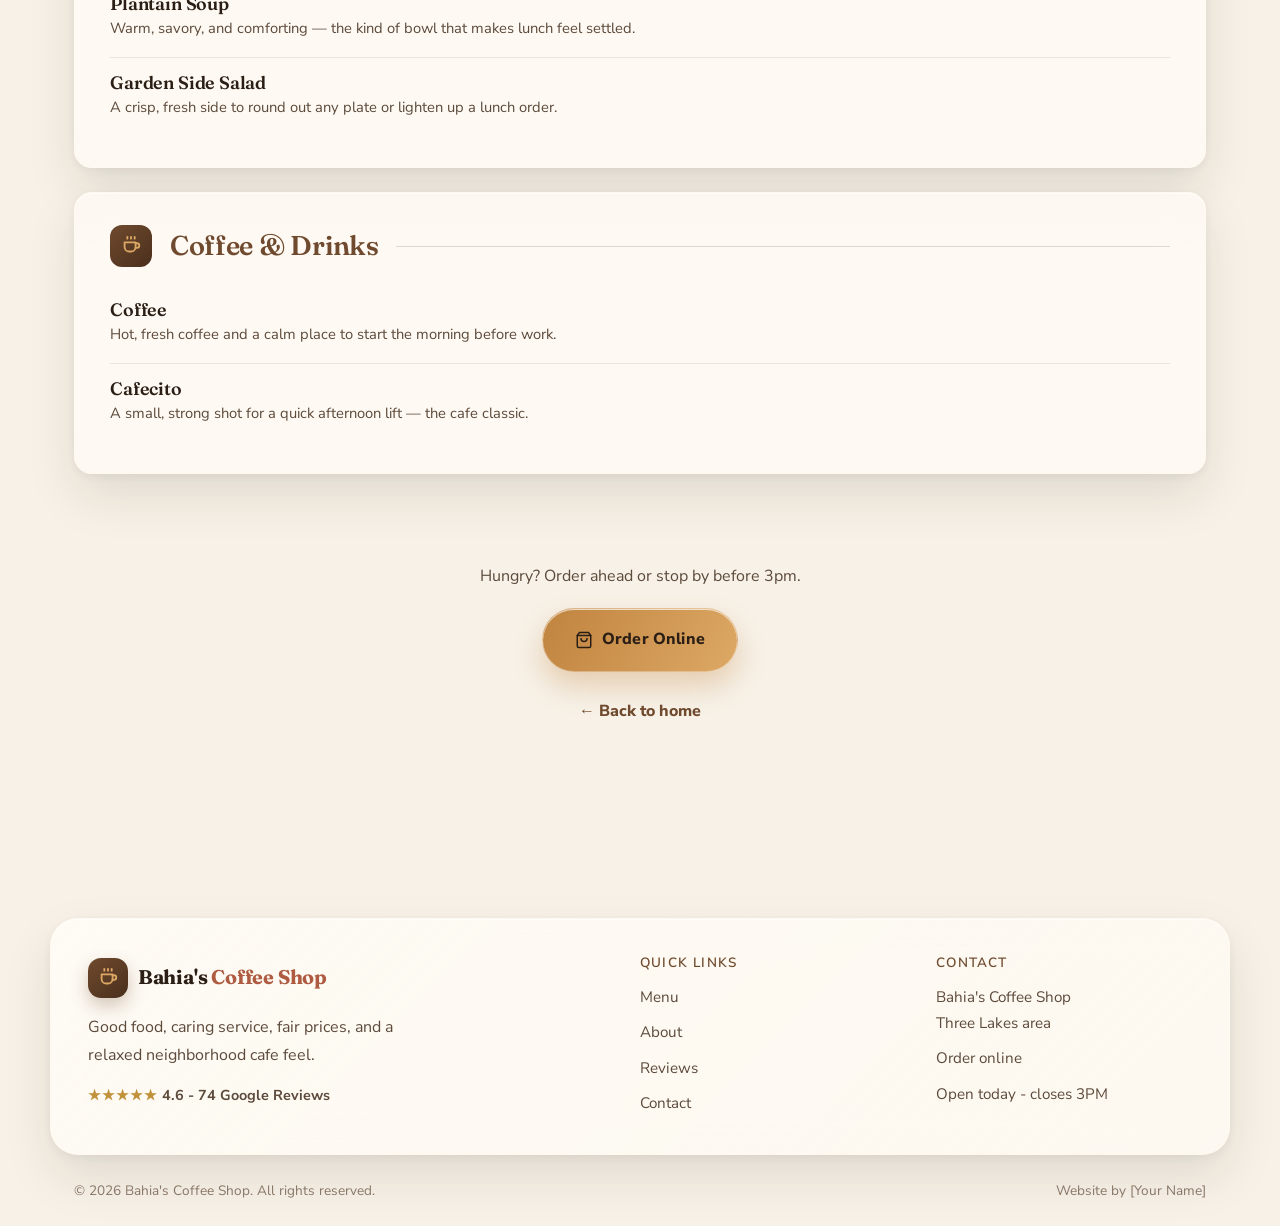
<file: menu.html>
<!DOCTYPE html>
<html lang="en">
<head>
  <meta charset="UTF-8" />
  <meta name="viewport" content="width=device-width, initial-scale=1.0" />

  <!-- ============ SEO / META ============ -->
  <title>Menu | Bahia's Coffee Shop — Breakfast, Lunch & Coffee</title>
  <meta name="description" content="The full Bahia's Coffee Shop menu: breakfast plates, lunch mains, sandwiches, soups, salads, and coffee. Relaxed cafe favorites in the Three Lakes area." />
  <meta name="theme-color" content="#F7F1E7" />
  <meta name="author" content="Bahia's Coffee Shop" />

  <meta property="og:title" content="Menu | Bahia's Coffee Shop" />
  <meta property="og:description" content="Breakfast, lunch, sandwiches, soups, salads, and coffee — the full menu at Bahia's Coffee Shop." />
  <meta property="og:type" content="business.business" />
  <meta property="og:locale" content="en_US" />

  <!-- ============ FONTS ============ -->
  <link rel="preconnect" href="https://fonts.googleapis.com" />
  <link rel="preconnect" href="https://fonts.gstatic.com" crossorigin />
  <link href="https://fonts.googleapis.com/css2?family=Fraunces:wght@600;700;800&family=Nunito+Sans:wght@400;500;600;700&display=swap" rel="stylesheet" />

  <!-- ============ STYLES ============ -->
  <link rel="stylesheet" href="style.css" />
</head>

<body>
  <a href="#menu-top" class="skip-link">Skip to main content</a>

  <div class="bg-mesh" aria-hidden="true"></div>

  <!-- ================= NAVBAR ================= -->
  <header class="navbar" id="navbar">
    <div class="container nav-inner glass">
      <a href="index.html" class="logo" aria-label="Bahia's Coffee Shop home">
        <span class="logo-icon" aria-hidden="true">
          <svg viewBox="0 0 24 24" width="24" height="24" fill="none" stroke="currentColor" stroke-width="2" stroke-linecap="round" stroke-linejoin="round"><path d="M5 8h12v5a5 5 0 0 1-5 5H10a5 5 0 0 1-5-5V8Z"/><path d="M17 9h1.5a2.5 2.5 0 0 1 0 5H17"/><path d="M8 2v2"/><path d="M12 2v2"/><path d="M16 2v2"/></svg>
        </span>
        <span class="logo-text">Bahia's <span class="accent">Coffee Shop</span></span>
      </a>

      <nav class="nav-links" id="nav-links" aria-label="Primary navigation">
        <a href="menu.html" class="nav-link active" aria-current="page">Menu</a>
        <a href="index.html#about" class="nav-link">About</a>
        <a href="index.html#reviews" class="nav-link">Reviews</a>
        <a href="index.html#contact" class="nav-link">Contact</a>
        <a href="https://www.google.com/search?q=Bahia%27s+Coffee+Shop+order+online" target="_blank" rel="noopener noreferrer" class="btn btn-primary btn-sm nav-cta magnetic">
          <svg viewBox="0 0 24 24" width="16" height="16" fill="none" stroke="currentColor" stroke-width="2" stroke-linecap="round" stroke-linejoin="round" aria-hidden="true"><path d="M6 2 3 6v14a2 2 0 0 0 2 2h14a2 2 0 0 0 2-2V6l-3-4Z"/><path d="M3 6h18"/><path d="M16 10a4 4 0 0 1-8 0"/></svg>
          Order Online
        </a>
      </nav>

      <button class="hamburger" id="hamburger" aria-label="Toggle navigation menu" aria-expanded="false" aria-controls="nav-links">
        <span></span><span></span><span></span>
      </button>
    </div>
  </header>

  <!-- ================= MENU HERO ================= -->
  <section class="section menu-hero" id="menu-top">
    <div class="container">
      <span class="eyebrow reveal" data-reveal>The Full Menu</span>
      <h1 class="reveal" data-reveal>Breakfast, lunch <span class="grad-text">&amp; coffee</span></h1>
      <p class="reveal" data-reveal>Relaxed cafe favorites served all the way to 3pm. Ask in store for daily specials and current prices.</p>
      <div class="menu-cta reveal" data-reveal>
        <a href="https://www.google.com/search?q=Bahia%27s+Coffee+Shop+order+online" target="_blank" rel="noopener noreferrer" class="btn btn-primary btn-lg magnetic">
          <svg viewBox="0 0 24 24" width="18" height="18" fill="none" stroke="currentColor" stroke-width="2" stroke-linecap="round" stroke-linejoin="round" aria-hidden="true"><path d="M6 2 3 6v14a2 2 0 0 0 2 2h14a2 2 0 0 0 2-2V6l-3-4Z"/><path d="M3 6h18"/><path d="M16 10a4 4 0 0 1-8 0"/></svg>
          Order Online
        </a>
      </div>
    </div>
  </section>

  <!-- ================= MENU LISTS ================= -->
  <section class="section" style="padding-top: 0;">
    <div class="container menu-wrap">

      <!-- Breakfast -->
      <div class="menu-cat glass reveal" data-reveal>
        <div class="menu-cat-head">
          <span class="cat-ic" aria-hidden="true"><svg viewBox="0 0 24 24" width="22" height="22" fill="none" stroke="currentColor" stroke-width="2" stroke-linecap="round" stroke-linejoin="round"><circle cx="12" cy="12" r="9"/><circle cx="12" cy="12" r="3"/><path d="M3 12h18"/></svg></span>
          <h2>Breakfast</h2>
          <span class="rule" aria-hidden="true"></span>
        </div>
        <div class="menu-list">
          <article class="menu-dish"><h3>Toast, Egg &amp; Croquettes</h3><p>Toast with egg and tomatoes, plus three ham croquettes for a proper breakfast plate.</p></article>
          <article class="menu-dish"><h3>Huevos Rancheros</h3><p>A bold breakfast plate with color, comfort, and enough flavor to carry the morning.</p></article>
          <article class="menu-dish"><h3>Eggs &amp; Toast</h3><p>Simple eggs your way with buttered toast — an easy, familiar start before work.</p></article>
          <article class="menu-dish"><h3>Ham Croquettes</h3><p>Crisp, golden ham croquettes, a house staple worth ordering for the table.</p></article>
        </div>
      </div>

      <!-- Lunch & Mains -->
      <div class="menu-cat glass reveal" data-reveal>
        <div class="menu-cat-head">
          <span class="cat-ic" aria-hidden="true"><svg viewBox="0 0 24 24" width="22" height="22" fill="none" stroke="currentColor" stroke-width="2" stroke-linecap="round" stroke-linejoin="round"><circle cx="12" cy="12" r="9"/><circle cx="12" cy="12" r="4"/></svg></span>
          <h2>Lunch &amp; Mains</h2>
          <span class="rule" aria-hidden="true"></span>
        </div>
        <div class="menu-list">
          <article class="menu-dish"><h3>Chicken in Mushroom Sauce</h3><p>A warm lunch plate in a creamy mushroom sauce for days when a sandwich is not enough.</p></article>
          <article class="menu-dish"><h3>Bahia's Special Chicken Salad</h3><p>A fresh, filling house favorite when you want something lighter but still satisfying.</p></article>
        </div>
      </div>

      <!-- Sandwiches -->
      <div class="menu-cat glass reveal" data-reveal>
        <div class="menu-cat-head">
          <span class="cat-ic" aria-hidden="true"><svg viewBox="0 0 24 24" width="22" height="22" fill="none" stroke="currentColor" stroke-width="2" stroke-linecap="round" stroke-linejoin="round"><path d="M4 7h16"/><path d="M4 17h16"/><path d="M6 7c2 4 10 4 12 0"/><path d="M6 17c2-4 10-4 12 0"/></svg></span>
          <h2>Sandwiches</h2>
          <span class="rule" aria-hidden="true"></span>
        </div>
        <div class="menu-list">
          <article class="menu-dish"><h3>Club Sandwich</h3><p>A cafe classic for the lunch crowd — stacked, toasted, and easy to share.</p></article>
          <article class="menu-dish"><h3>Croqueta Preparada Sandwich</h3><p>Crisp croqueta flavor tucked into a pressed sandwich that is built for regulars.</p></article>
        </div>
      </div>

      <!-- Soups & Salads -->
      <div class="menu-cat glass reveal" data-reveal>
        <div class="menu-cat-head">
          <span class="cat-ic" aria-hidden="true"><svg viewBox="0 0 24 24" width="22" height="22" fill="none" stroke="currentColor" stroke-width="2" stroke-linecap="round" stroke-linejoin="round"><path d="M4 11h16"/><path d="M5 11a7 7 0 0 0 14 0"/><path d="M8 8c0-2 1.5-3 4-3s4 1 4 3"/></svg></span>
          <h2>Soups &amp; Salads</h2>
          <span class="rule" aria-hidden="true"></span>
        </div>
        <div class="menu-list">
          <article class="menu-dish"><h3>Plantain Soup</h3><p>Warm, savory, and comforting — the kind of bowl that makes lunch feel settled.</p></article>
          <article class="menu-dish"><h3>Garden Side Salad</h3><p>A crisp, fresh side to round out any plate or lighten up a lunch order.</p></article>
        </div>
      </div>

      <!-- Coffee & Drinks -->
      <div class="menu-cat glass reveal" data-reveal>
        <div class="menu-cat-head">
          <span class="cat-ic" aria-hidden="true"><svg viewBox="0 0 24 24" width="22" height="22" fill="none" stroke="currentColor" stroke-width="2" stroke-linecap="round" stroke-linejoin="round"><path d="M5 8h12v5a5 5 0 0 1-5 5H10a5 5 0 0 1-5-5V8Z"/><path d="M17 9h1.5a2.5 2.5 0 0 1 0 5H17"/><path d="M8 2v2"/><path d="M12 2v2"/><path d="M16 2v2"/></svg></span>
          <h2>Coffee &amp; Drinks</h2>
          <span class="rule" aria-hidden="true"></span>
        </div>
        <div class="menu-list">
          <article class="menu-dish"><h3>Coffee</h3><p>Hot, fresh coffee and a calm place to start the morning before work.</p></article>
          <article class="menu-dish"><h3>Cafecito</h3><p>A small, strong shot for a quick afternoon lift — the cafe classic.</p></article>
        </div>
      </div>

      <div class="menu-foot reveal" data-reveal>
        <p>Hungry? Order ahead or stop by before 3pm.</p>
        <a href="https://www.google.com/search?q=Bahia%27s+Coffee+Shop+order+online" target="_blank" rel="noopener noreferrer" class="btn btn-primary btn-lg magnetic">
          <svg viewBox="0 0 24 24" width="18" height="18" fill="none" stroke="currentColor" stroke-width="2" stroke-linecap="round" stroke-linejoin="round" aria-hidden="true"><path d="M6 2 3 6v14a2 2 0 0 0 2 2h14a2 2 0 0 0 2-2V6l-3-4Z"/><path d="M3 6h18"/><path d="M16 10a4 4 0 0 1-8 0"/></svg>
          Order Online
        </a>
        <p style="margin-top: 1.1rem;"><a href="index.html" class="nav-link" style="color: var(--trust); font-weight: 800;">&larr; Back to home</a></p>
      </div>

    </div>
  </section>

  <!-- ================= FOOTER ================= -->
  <footer class="footer">
    <div class="container footer-grid glass">
      <div class="footer-brand">
        <a href="index.html" class="logo">
          <span class="logo-icon" aria-hidden="true"><svg viewBox="0 0 24 24" width="22" height="22" fill="none" stroke="currentColor" stroke-width="2" stroke-linecap="round" stroke-linejoin="round"><path d="M5 8h12v5a5 5 0 0 1-5 5H10a5 5 0 0 1-5-5V8Z"/><path d="M17 9h1.5a2.5 2.5 0 0 1 0 5H17"/><path d="M8 2v2"/><path d="M12 2v2"/><path d="M16 2v2"/></svg></span>
          <span class="logo-text">Bahia's <span class="accent">Coffee Shop</span></span>
        </a>
        <p class="footer-tagline">Good food, caring service, fair prices, and a relaxed neighborhood cafe feel.</p>
        <span class="footer-rating"><span class="stars">★★★★★</span> 4.6 - 74 Google Reviews</span>
      </div>
      <div class="footer-col">
        <h4>Quick Links</h4>
        <ul>
          <li><a href="menu.html">Menu</a></li>
          <li><a href="index.html#about">About</a></li>
          <li><a href="index.html#reviews">Reviews</a></li>
          <li><a href="index.html#contact">Contact</a></li>
        </ul>
      </div>
      <div class="footer-col">
        <h4>Contact</h4>
        <ul>
          <li><a href="https://www.google.com/maps/search/?api=1&query=Bahia%27s+Coffee+Shop+Three+Lakes+FL" target="_blank" rel="noopener noreferrer">Bahia's Coffee Shop<br />Three Lakes area</a></li>
          <li><a href="https://www.google.com/search?q=Bahia%27s+Coffee+Shop+order+online" target="_blank" rel="noopener noreferrer">Order online</a></li>
          <li>Open today - closes 3PM</li>
        </ul>
      </div>
    </div>
    <div class="footer-bottom">
      <div class="container footer-bottom-inner">
        <span>&copy; 2026 Bahia's Coffee Shop. All rights reserved.</span>
        <span class="footer-credit">Website by [Your Name]</span>
      </div>
    </div>
  </footer>

  <button class="to-top glass" id="to-top" aria-label="Back to top">
    <svg viewBox="0 0 24 24" width="20" height="20" fill="none" stroke="currentColor" stroke-width="2.5" stroke-linecap="round" stroke-linejoin="round" aria-hidden="true"><polyline points="18 15 12 9 6 15"/></svg>
  </button>

  <script src="script.js"></script>
</body>
</html>
</file>
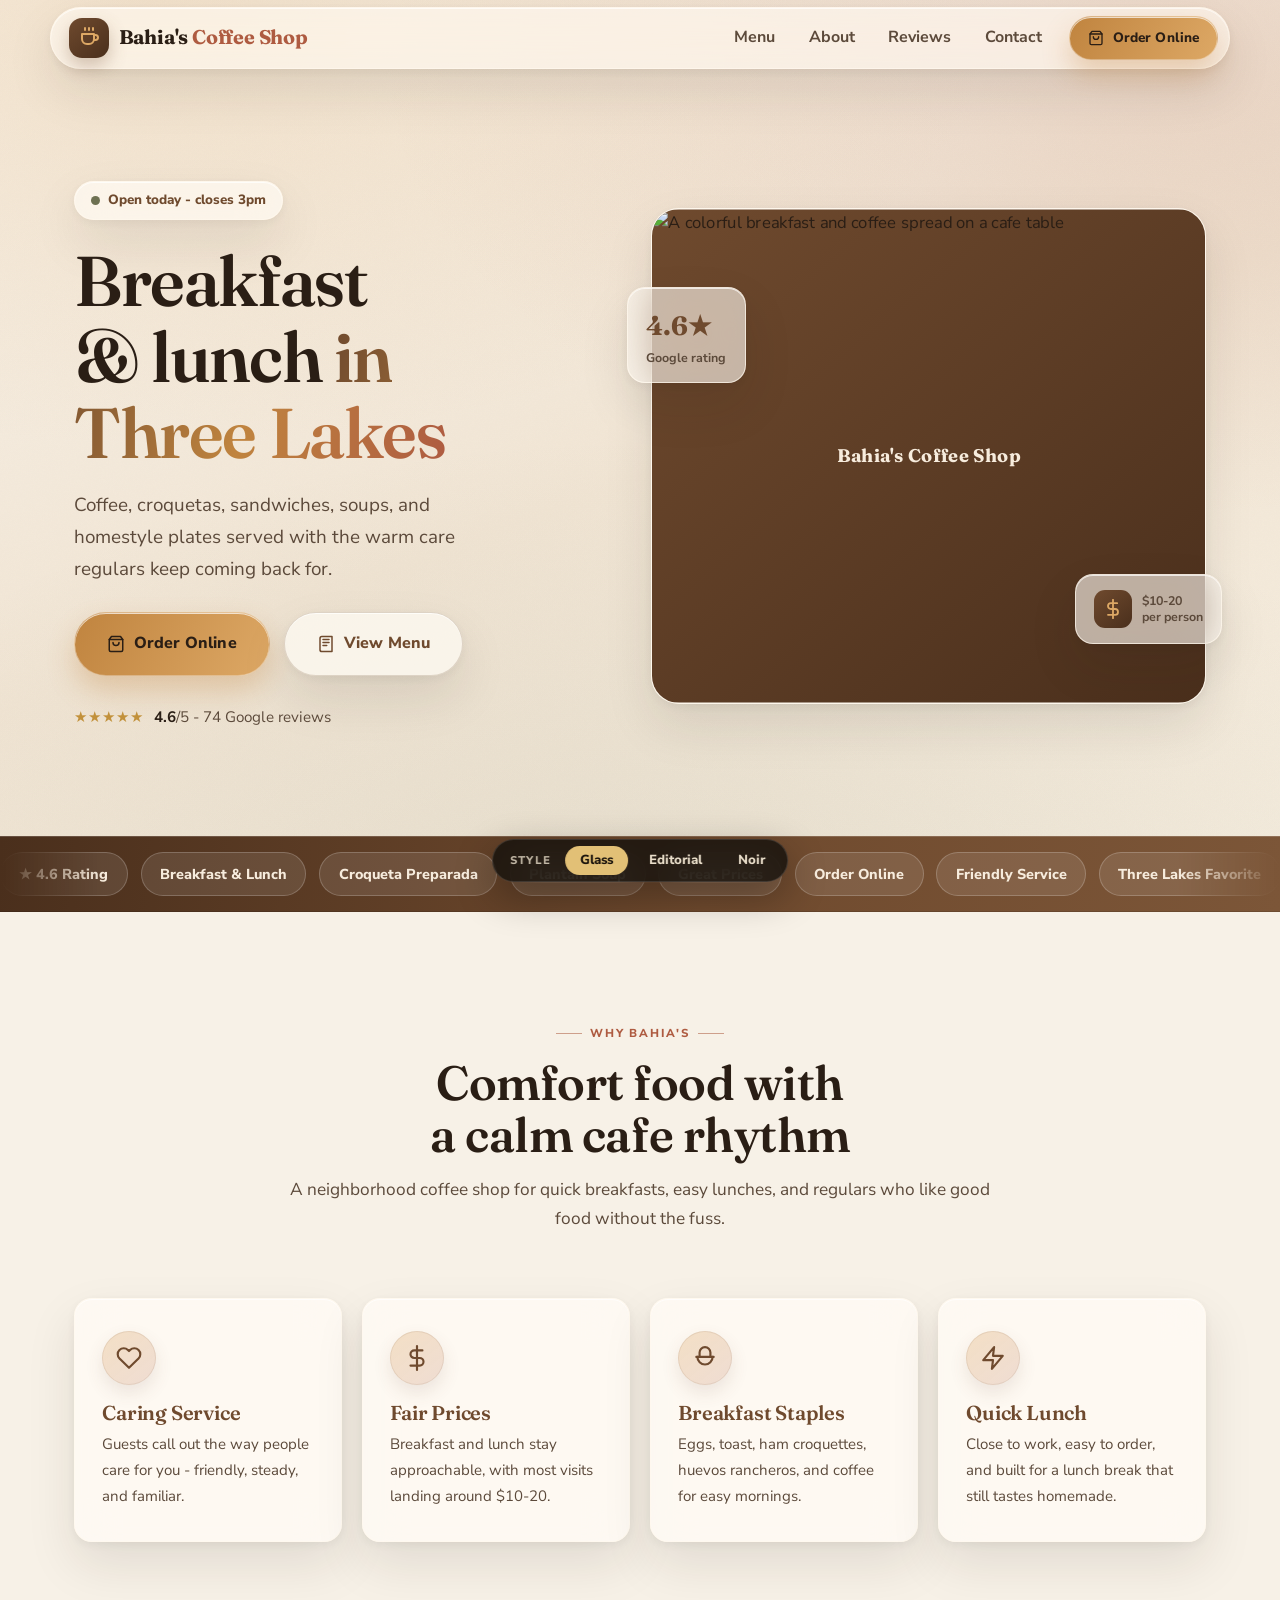
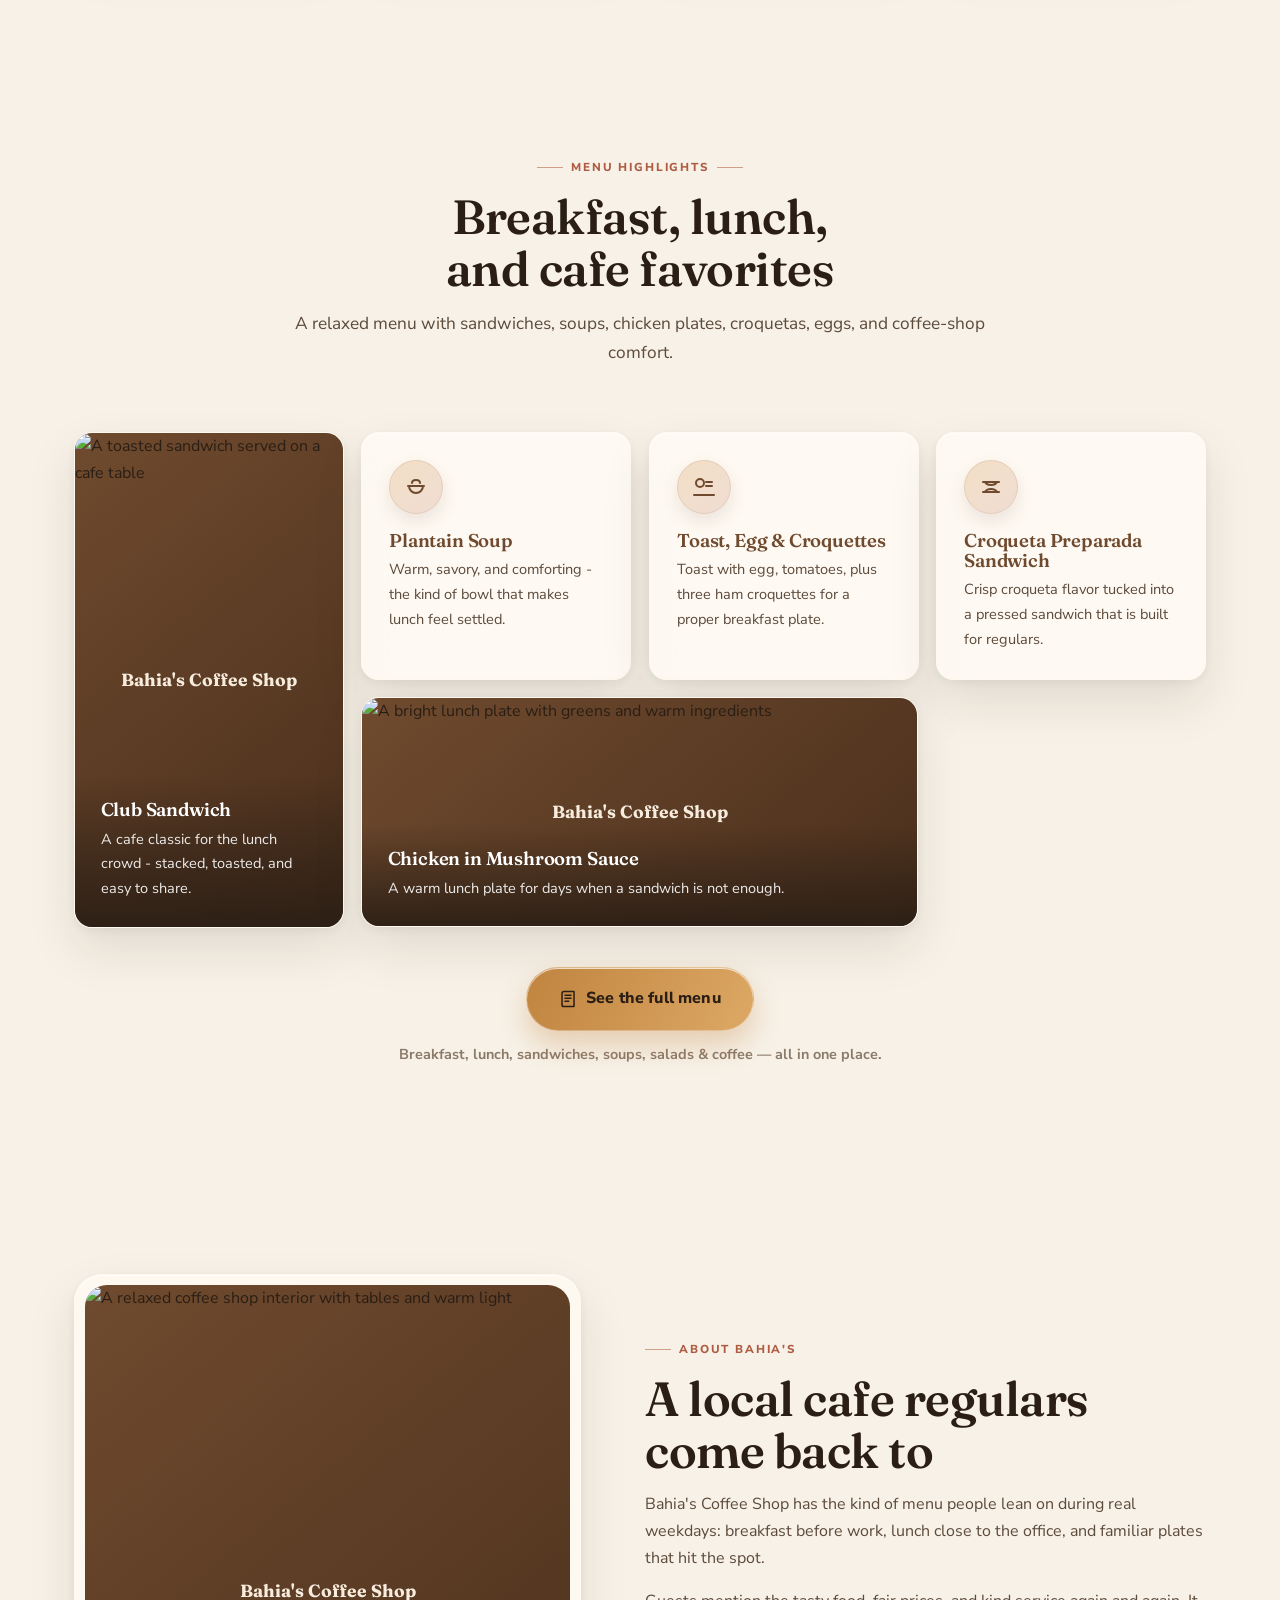
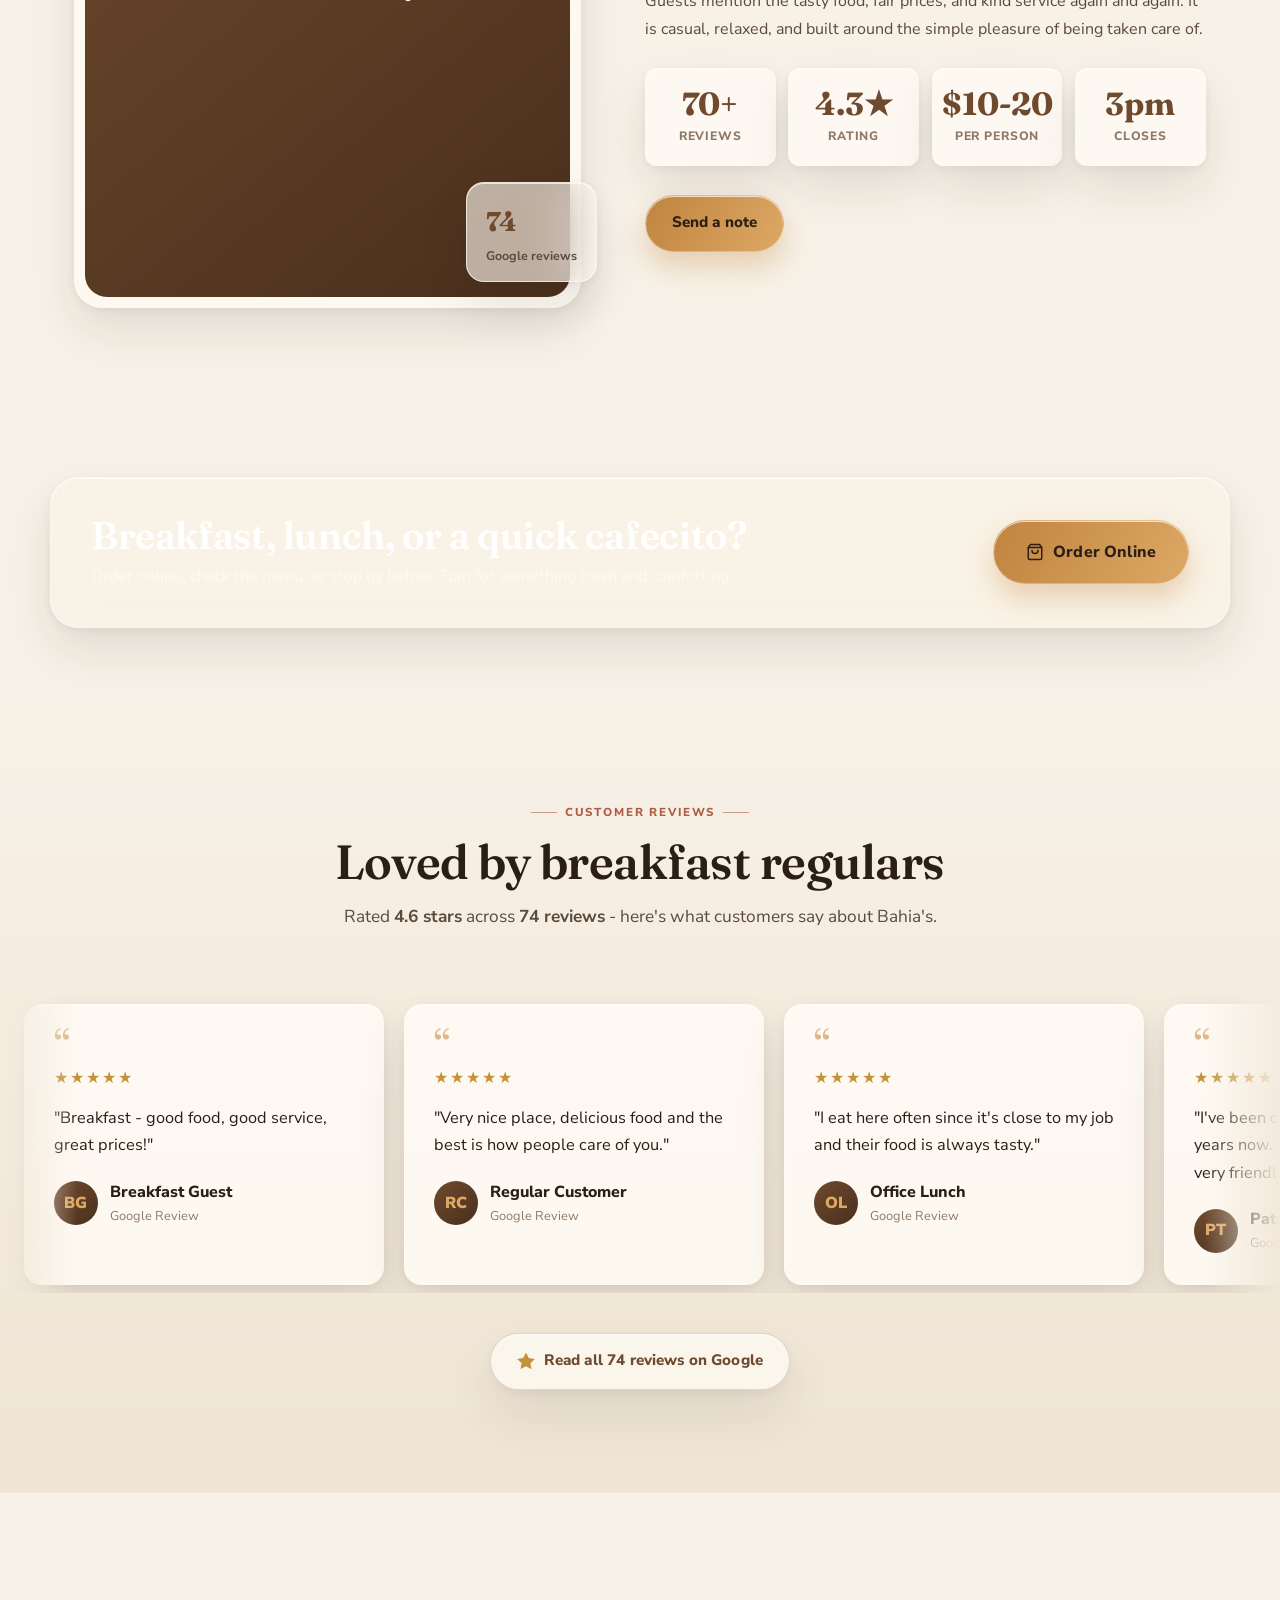
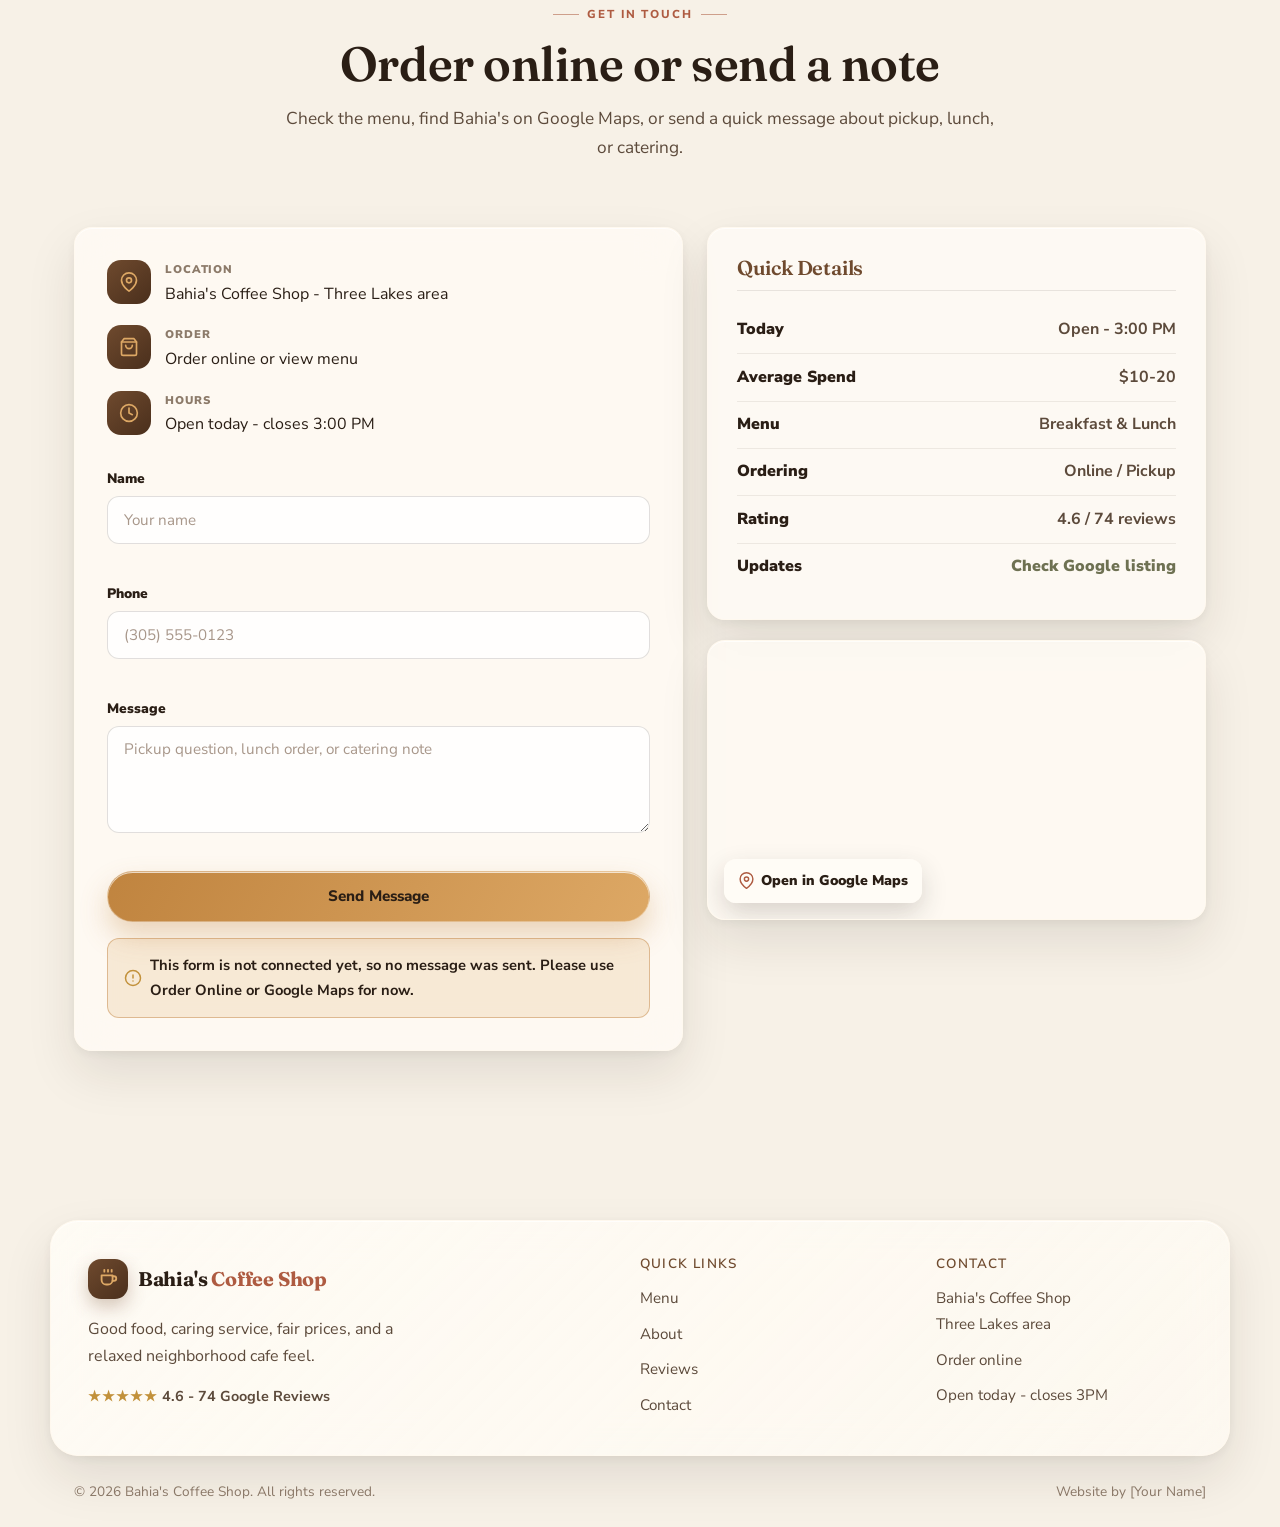
<file: preview.html>
<!DOCTYPE html>
<html lang="en">
<head>
  <meta charset="UTF-8" />
  <meta name="viewport" content="width=device-width, initial-scale=1.0" />

  <meta name="robots" content="noindex" />

  <!-- ============ SEO / META ============ -->
  <title>Style Preview — Bahia's Coffee Shop</title>
  <meta name="description" content="Style preview for Bahia's Coffee Shop — switch between Glass, Editorial and Noir UI directions." />
  <meta name="theme-color" content="#F7F1E7" />
  <meta name="author" content="Bahia's Coffee Shop" />

  <!-- Open Graph -->
  <meta property="og:title" content="Bahia's Coffee Shop | Breakfast & Lunch in Three Lakes" />
  <meta property="og:description" content="Good food, caring service, fair prices, and a menu built for breakfast, lunch, and coffee breaks." />
  <meta property="og:type" content="business.business" />
  <meta property="og:locale" content="en_US" />

  <!-- ============ FONTS ============ -->
  <link rel="preconnect" href="https://fonts.googleapis.com" />
  <link rel="preconnect" href="https://fonts.gstatic.com" crossorigin />
  <link rel="preconnect" href="https://images.unsplash.com" crossorigin />
  <link href="https://fonts.googleapis.com/css2?family=Fraunces:wght@600;700;800&family=Nunito+Sans:wght@400;500;600;700&display=swap" rel="stylesheet" />

  <!-- ============ STYLES ============ -->
  <link rel="stylesheet" href="style.css" />
  <link rel="stylesheet" id="theme-css" href="theme-glass.css" />

  <!-- ============ STYLE SWITCHER (preview only) ============ -->
  <style>
    .style-switcher{
      position:fixed; z-index:2000; left:50%; bottom:1.1rem; transform:translateX(-50%);
      display:flex; align-items:center; gap:.35rem; padding:.4rem;
      border-radius:999px; background:rgba(20,16,11,.82);
      -webkit-backdrop-filter:blur(14px); backdrop-filter:blur(14px);
      box-shadow:0 14px 40px rgba(0,0,0,.32); border:1px solid rgba(255,255,255,.12);
    }
    .style-switcher .ss-label{
      color:#EADFCB; font:800 .7rem/1 'Nunito Sans',sans-serif;
      text-transform:uppercase; letter-spacing:.12em; padding:0 .5rem 0 .65rem; opacity:.8;
    }
    .style-switcher button{
      cursor:pointer; border:0; padding:.5rem .95rem; border-radius:999px;
      font:800 .82rem/1 'Nunito Sans',sans-serif; color:#EADFCB; background:transparent;
      transition:background .2s ease,color .2s ease;
    }
    .style-switcher button:hover{ background:rgba(255,255,255,.10); }
    .style-switcher button.is-active{ background:#E2C076; color:#1A130C; }
    @media (max-width:560px){
      .style-switcher{ gap:.2rem; padding:.35rem; }
      .style-switcher .ss-label{ display:none; }
      .style-switcher button{ padding:.5rem .7rem; font-size:.78rem; }
    }
  </style>

  <!-- ============ STRUCTURED DATA (Local Business SEO) ============ -->
  <script type="application/ld+json">
  {
    "@context": "https://schema.org",
    "@type": "CafeOrCoffeeShop",
    "name": "Bahia's Coffee Shop",
    "priceRange": "$10-20",
    "servesCuisine": ["Coffee", "Breakfast", "Lunch", "Latin American"],
    "areaServed": { "@type": "Place", "name": "Three Lakes area" },
    "aggregateRating": { "@type": "AggregateRating", "ratingValue": "4.6", "reviewCount": "74" },
    "menu": "https://www.google.com/search?q=Bahia%27s+Coffee+Shop+menu"
  }
  </script>
</head>

<body>
  <a href="#hero" class="skip-link">Skip to main content</a>

  <div class="bg-mesh" aria-hidden="true"></div>

  <!-- ================= STYLE SWITCHER ================= -->
  <div class="style-switcher" role="group" aria-label="Choose a visual style">
    <span class="ss-label">Style</span>
    <button type="button" data-theme="glass" aria-pressed="true">Glass</button>
    <button type="button" data-theme="editorial" aria-pressed="false">Editorial</button>
    <button type="button" data-theme="noir" aria-pressed="false">Noir</button>
  </div>

  <!-- ================= NAVBAR ================= -->
  <header class="navbar" id="navbar">
    <div class="container nav-inner glass">
      <a href="#hero" class="logo" aria-label="Bahia's Coffee Shop home">
        <span class="logo-icon" aria-hidden="true">
          <svg viewBox="0 0 24 24" width="24" height="24" fill="none" stroke="currentColor" stroke-width="2" stroke-linecap="round" stroke-linejoin="round"><path d="M5 8h12v5a5 5 0 0 1-5 5H10a5 5 0 0 1-5-5V8Z"/><path d="M17 9h1.5a2.5 2.5 0 0 1 0 5H17"/><path d="M8 2v2"/><path d="M12 2v2"/><path d="M16 2v2"/></svg>
        </span>
        <span class="logo-text">Bahia's <span class="accent">Coffee Shop</span></span>
      </a>

      <nav class="nav-links" id="nav-links" aria-label="Primary navigation">
        <a href="#services" class="nav-link">Menu</a>
        <a href="#about" class="nav-link">About</a>
        <a href="#reviews" class="nav-link">Reviews</a>
        <a href="#contact" class="nav-link">Contact</a>
        <a href="https://www.google.com/search?q=Bahia%27s+Coffee+Shop+order+online" target="_blank" rel="noopener noreferrer" class="btn btn-primary btn-sm nav-cta magnetic">
          <svg viewBox="0 0 24 24" width="16" height="16" fill="none" stroke="currentColor" stroke-width="2" stroke-linecap="round" stroke-linejoin="round" aria-hidden="true"><path d="M6 2 3 6v14a2 2 0 0 0 2 2h14a2 2 0 0 0 2-2V6l-3-4Z"/><path d="M3 6h18"/><path d="M16 10a4 4 0 0 1-8 0"/></svg>
          Order Online
        </a>
      </nav>

      <button class="hamburger" id="hamburger" aria-label="Toggle navigation menu" aria-expanded="false" aria-controls="nav-links">
        <span></span><span></span><span></span>
      </button>
    </div>
  </header>

  <!-- ================= HERO ================= -->
  <section class="hero" id="hero">
    <div class="container hero-inner">
      <div class="hero-copy">
        <span class="pill glass reveal" data-reveal>
          <span class="dot"></span> Open today - closes 3pm
        </span>
        <h1 class="hero-title reveal" data-reveal>
          Breakfast & lunch <span class="grad-text">in Three Lakes</span>
        </h1>
        <p class="hero-sub reveal" data-reveal>
          Coffee, croquetas, sandwiches, soups, and homestyle plates served with the warm care regulars keep coming back for.
        </p>

        <div class="hero-actions reveal" data-reveal>
          <a href="https://www.google.com/search?q=Bahia%27s+Coffee+Shop+order+online" target="_blank" rel="noopener noreferrer" class="btn btn-primary btn-lg magnetic">
            <svg viewBox="0 0 24 24" width="18" height="18" fill="none" stroke="currentColor" stroke-width="2" stroke-linecap="round" stroke-linejoin="round" aria-hidden="true"><path d="M6 2 3 6v14a2 2 0 0 0 2 2h14a2 2 0 0 0 2-2V6l-3-4Z"/><path d="M3 6h18"/><path d="M16 10a4 4 0 0 1-8 0"/></svg>
            Order Online
          </a>
          <a href="#services" class="btn btn-glass btn-lg magnetic">
            <svg viewBox="0 0 24 24" width="18" height="18" fill="none" stroke="currentColor" stroke-width="2" stroke-linecap="round" stroke-linejoin="round" aria-hidden="true"><path d="M4 19.5V4.5A2.5 2.5 0 0 1 6.5 2H20v20H6.5A2.5 2.5 0 0 1 4 19.5Z"/><path d="M8 6h8"/><path d="M8 10h8"/><path d="M8 14h5"/></svg>
            View Menu
          </a>
        </div>

        <div class="hero-trust reveal" data-reveal>
          <span class="stars" aria-hidden="true">★★★★★</span>
          <span><strong>4.6</strong>/5 - 74 Google reviews</span>
        </div>
      </div>

      <div class="hero-media reveal" data-reveal>
        <div class="steam" aria-hidden="true"><span></span><span></span><span></span></div>
        <div class="hero-frame glass tilt">
          <img class="photo" id="heroPhoto"
               src="https://images.unsplash.com/photo-1504754524776-8f4f37790ca0?auto=format&fit=crop&q=80&w=900"
               alt="A colorful breakfast and coffee spread on a cafe table"
               loading="eager" width="900" height="1100" />
        </div>

        <!-- Floating glass stat cards -->
        <div class="float-card glass float-a">
          <span class="fc-num">4.6★</span>
          <span class="fc-label">Google rating</span>
        </div>
        <div class="float-card glass float-b">
          <span class="fc-icon" aria-hidden="true">
            <svg viewBox="0 0 24 24" width="20" height="20" fill="none" stroke="currentColor" stroke-width="2.2" stroke-linecap="round" stroke-linejoin="round"><path d="M12 1v22"/><path d="M17 5H9.5a3.5 3.5 0 0 0 0 7h5a3.5 3.5 0 0 1 0 7H6"/></svg>
          </span>
          <span class="fc-label"><strong>$10-20</strong><br/>per person</span>
        </div>
      </div>
    </div>
  </section>

  <!-- ================= TRUST MARQUEE ================= -->
  <section class="trust-strip" aria-label="Customer favorites">
    <div class="marquee" data-marquee>
      <div class="marquee-track">
        <span class="chip">★ 4.6 Rating</span><span class="chip">Breakfast & Lunch</span>
        <span class="chip">Croqueta Preparada</span><span class="chip">Plantain Soup</span>
        <span class="chip">Great Prices</span><span class="chip">Order Online</span>
        <span class="chip">Friendly Service</span><span class="chip">Three Lakes Favorite</span>
        <!-- duplicate for seamless loop -->
        <span class="chip" aria-hidden="true">★ 4.6 Rating</span><span class="chip" aria-hidden="true">Breakfast & Lunch</span>
        <span class="chip" aria-hidden="true">Croqueta Preparada</span><span class="chip" aria-hidden="true">Plantain Soup</span>
        <span class="chip" aria-hidden="true">Great Prices</span><span class="chip" aria-hidden="true">Order Online</span>
        <span class="chip" aria-hidden="true">Friendly Service</span><span class="chip" aria-hidden="true">Three Lakes Favorite</span>
      </div>
    </div>
  </section>

  <!-- ================= WHY CHOOSE US ================= -->
  <section class="section why" id="why">
    <div class="container">
      <div class="section-head reveal" data-reveal>
        <span class="eyebrow">Why Bahia's</span>
        <h2 class="section-title">Comfort food with a calm cafe rhythm</h2>
        <p class="section-lead">A neighborhood coffee shop for quick breakfasts, easy lunches, and regulars who like good food without the fuss.</p>
      </div>

      <div class="why-grid">
        <article class="why-card glass tilt reveal" data-reveal>
          <div class="why-icon" aria-hidden="true"><svg viewBox="0 0 24 24" width="26" height="26" fill="none" stroke="currentColor" stroke-width="2" stroke-linecap="round" stroke-linejoin="round"><path d="M20.8 4.6a5.5 5.5 0 0 0-7.8 0L12 5.6l-1-1a5.5 5.5 0 0 0-7.8 7.8l1 1L12 21l7.8-7.6 1-1a5.5 5.5 0 0 0 0-7.8Z"/></svg></div>
          <h3>Caring Service</h3>
          <p>Guests call out the way people care for you - friendly, steady, and familiar.</p>
        </article>
        <article class="why-card glass tilt reveal" data-reveal>
          <div class="why-icon" aria-hidden="true"><svg viewBox="0 0 24 24" width="26" height="26" fill="none" stroke="currentColor" stroke-width="2" stroke-linecap="round" stroke-linejoin="round"><line x1="12" y1="1" x2="12" y2="23"/><path d="M17 5H9.5a3.5 3.5 0 0 0 0 7h5a3.5 3.5 0 0 1 0 7H6"/></svg></div>
          <h3>Fair Prices</h3>
          <p>Breakfast and lunch stay approachable, with most visits landing around $10-20.</p>
        </article>
        <article class="why-card glass tilt reveal" data-reveal>
          <div class="why-icon" aria-hidden="true"><svg viewBox="0 0 24 24" width="26" height="26" fill="none" stroke="currentColor" stroke-width="2" stroke-linecap="round" stroke-linejoin="round"><path d="M4 11h16"/><path d="M5 11a7 7 0 0 0 14 0"/><path d="M7 11V7a5 5 0 0 1 10 0v4"/></svg></div>
          <h3>Breakfast Staples</h3>
          <p>Eggs, toast, ham croquettes, huevos rancheros, and coffee for easy mornings.</p>
        </article>
        <article class="why-card glass tilt reveal" data-reveal>
          <div class="why-icon" aria-hidden="true"><svg viewBox="0 0 24 24" width="26" height="26" fill="none" stroke="currentColor" stroke-width="2" stroke-linecap="round" stroke-linejoin="round"><polygon points="13 2 3 14 12 14 11 22 21 10 12 10 13 2"/></svg></div>
          <h3>Quick Lunch</h3>
          <p>Close to work, easy to order, and built for a lunch break that still tastes homemade.</p>
        </article>
      </div>
    </div>
  </section>

  <!-- ================= MENU (BENTO) ================= -->
  <section class="section services" id="services">
    <div class="container">
      <div class="section-head reveal" data-reveal>
        <span class="eyebrow">Menu Highlights</span>
        <h2 class="section-title">Breakfast, lunch, and cafe favorites</h2>
        <p class="section-lead">A relaxed menu with sandwiches, soups, chicken plates, croquetas, eggs, and coffee-shop comfort.</p>
      </div>

      <div class="bento">
        <!-- Featured photo tile -->
        <article class="bento-item feature glass reveal" data-reveal>
          <img class="photo" src="https://images.unsplash.com/photo-1528735602780-2552fd46c7af?auto=format&fit=crop&q=80&w=700" alt="A toasted sandwich served on a cafe table" loading="lazy" width="700" height="500" />
          <div class="bento-overlay">
            <h3>Club Sandwich</h3>
            <p>A cafe classic for the lunch crowd - stacked, toasted, and easy to share.</p>
          </div>
        </article>

        <article class="bento-item glass tilt reveal" data-reveal>
          <div class="service-icon" aria-hidden="true"><svg viewBox="0 0 24 24" width="24" height="24" fill="none" stroke="currentColor" stroke-width="2" stroke-linecap="round" stroke-linejoin="round"><path d="M4 11h16"/><path d="M5 11a7 7 0 0 0 14 0"/><path d="M8 8c0-2 1.5-3 4-3s4 1 4 3"/></svg></div>
          <h3>Plantain Soup</h3>
          <p>Warm, savory, and comforting - the kind of bowl that makes lunch feel settled.</p>
        </article>

        <article class="bento-item glass tilt reveal" data-reveal>
          <div class="service-icon" aria-hidden="true"><svg viewBox="0 0 24 24" width="24" height="24" fill="none" stroke="currentColor" stroke-width="2" stroke-linecap="round" stroke-linejoin="round"><circle cx="8" cy="8" r="4"/><path d="M2 20h20"/><path d="M14 7h6"/><path d="M14 11h6"/></svg></div>
          <h3>Toast, Egg & Croquettes</h3>
          <p>Toast with egg, tomatoes, plus three ham croquettes for a proper breakfast plate.</p>
        </article>

        <article class="bento-item glass tilt reveal" data-reveal>
          <div class="service-icon" aria-hidden="true"><svg viewBox="0 0 24 24" width="24" height="24" fill="none" stroke="currentColor" stroke-width="2" stroke-linecap="round" stroke-linejoin="round"><path d="M4 7h16"/><path d="M4 17h16"/><path d="M6 7c2 4 10 4 12 0"/><path d="M6 17c2-4 10-4 12 0"/></svg></div>
          <h3>Croqueta Preparada Sandwich</h3>
          <p>Crisp croqueta flavor tucked into a pressed sandwich that is built for regulars.</p>
        </article>

        <!-- Featured photo tile -->
        <article class="bento-item feature wide glass reveal" data-reveal>
          <img class="photo" src="https://images.unsplash.com/photo-1546069901-ba9599a7e63c?auto=format&fit=crop&q=80&w=800" alt="A bright lunch plate with greens and warm ingredients" loading="lazy" width="800" height="450" />
          <div class="bento-overlay">
            <h3>Chicken in Mushroom Sauce</h3>
            <p>A warm lunch plate for days when a sandwich is not enough.</p>
          </div>
        </article>

      </div>

      <div class="menu-cta reveal" data-reveal>
        <a href="menu.html" class="btn btn-primary btn-lg magnetic">
          <svg viewBox="0 0 24 24" width="18" height="18" fill="none" stroke="currentColor" stroke-width="2" stroke-linecap="round" stroke-linejoin="round" aria-hidden="true"><path d="M4 19.5V4.5A2.5 2.5 0 0 1 6.5 2H20v20H6.5A2.5 2.5 0 0 1 4 19.5Z"/><path d="M8 7h8"/><path d="M8 11h8"/><path d="M8 15h5"/></svg>
          See the full menu
        </a>
        <span class="menu-cta-note">Breakfast, lunch, sandwiches, soups, salads &amp; coffee — all in one place.</span>
      </div>
    </div>
  </section>

  <!-- ================= ABOUT ================= -->
  <section class="section about" id="about">
    <div class="container about-grid">
      <div class="about-media reveal" data-reveal>
        <div class="about-frame glass tilt">
          <img class="photo" src="https://images.unsplash.com/photo-1554118811-1e0d58224f24?auto=format&fit=crop&q=80&w=800" alt="A relaxed coffee shop interior with tables and warm light" loading="lazy" width="800" height="900" />
        </div>
        <div class="about-badge glass">
          <span class="ab-num">74</span>
          <span class="ab-label">Google reviews</span>
        </div>
      </div>

      <div class="about-content reveal" data-reveal>
        <span class="eyebrow">About Bahia's</span>
        <h2 class="section-title">A local cafe regulars come back to</h2>
        <p>Bahia's Coffee Shop has the kind of menu people lean on during real weekdays: breakfast before work, lunch close to the office, and familiar plates that hit the spot.</p>
        <p>Guests mention the tasty food, fair prices, and kind service again and again. It is casual, relaxed, and built around the simple pleasure of being taken care of.</p>

        <div class="stats-grid">
          <div class="stat-card glass"><span class="stat-number" data-count="74" data-suffix="+">0</span><span class="stat-label">Reviews</span></div>
          <div class="stat-card glass"><span class="stat-number" data-count="4.6" data-decimals="1" data-suffix="★">0</span><span class="stat-label">Rating</span></div>
          <div class="stat-card glass"><span class="stat-number stat-price">$10-20</span><span class="stat-label">Per person</span></div>
          <div class="stat-card glass"><span class="stat-number" data-count="3" data-suffix="pm">0</span><span class="stat-label">Closes</span></div>
        </div>

        <a href="#contact" class="btn btn-primary magnetic">Send a note</a>
      </div>
    </div>
  </section>

  <!-- ================= CTA BAND (cafe photo bg) ================= -->
  <section class="cta-band" aria-label="Order from Bahia's Coffee Shop">
    <div class="container cta-inner glass reveal" data-reveal>
      <div>
        <h2>Breakfast, lunch, or a quick cafecito?</h2>
        <p>Order online, check the menu, or stop by before 3pm for something fresh and comforting.</p>
      </div>
      <a href="https://www.google.com/search?q=Bahia%27s+Coffee+Shop+order+online" target="_blank" rel="noopener noreferrer" class="btn btn-primary btn-lg magnetic">
        <svg viewBox="0 0 24 24" width="18" height="18" fill="none" stroke="currentColor" stroke-width="2" stroke-linecap="round" stroke-linejoin="round" aria-hidden="true"><path d="M6 2 3 6v14a2 2 0 0 0 2 2h14a2 2 0 0 0 2-2V6l-3-4Z"/><path d="M3 6h18"/><path d="M16 10a4 4 0 0 1-8 0"/></svg>
        Order Online
      </a>
    </div>
  </section>

  <!-- ================= REVIEWS ================= -->
  <section class="section reviews" id="reviews">
    <div class="container">
      <div class="section-head reveal" data-reveal>
        <span class="eyebrow">Customer Reviews</span>
        <h2 class="section-title">Loved by breakfast regulars</h2>
        <p class="section-lead">Rated <strong>4.6 stars</strong> across <strong>74 reviews</strong> - here's what customers say about Bahia's.</p>
      </div>
    </div>

    <!-- Auto-scrolling glass review marquee -->
    <div class="review-marquee" data-marquee>
      <div class="review-track">
        <article class="review-card glass">
          <span class="review-stars" aria-label="5 out of 5 stars">★★★★★</span>
          <p>"Breakfast - good food, good service, great prices!"</p>
          <div class="reviewer"><span class="reviewer-avatar">BG</span><div><span class="reviewer-name">Breakfast Guest</span><span class="reviewer-meta">Google Review</span></div></div>
        </article>
        <article class="review-card glass">
          <span class="review-stars" aria-label="5 out of 5 stars">★★★★★</span>
          <p>"Very nice place, delicious food and the best is how people care of you."</p>
          <div class="reviewer"><span class="reviewer-avatar">RC</span><div><span class="reviewer-name">Regular Customer</span><span class="reviewer-meta">Google Review</span></div></div>
        </article>
        <article class="review-card glass">
          <span class="review-stars" aria-label="5 out of 5 stars">★★★★★</span>
          <p>"I eat here often since it's close to my job and their food is always tasty."</p>
          <div class="reviewer"><span class="reviewer-avatar">OL</span><div><span class="reviewer-name">Office Lunch</span><span class="reviewer-meta">Google Review</span></div></div>
        </article>
        <article class="review-card glass">
          <span class="review-stars" aria-label="5 out of 5 stars">★★★★★</span>
          <p>"I've been coming to Bahia's for over 5 years now. The food is excellent, staff is very friendly, and the prices are great."</p>
          <div class="reviewer"><span class="reviewer-avatar">PT</span><div><span class="reviewer-name">Patrick</span><span class="reviewer-meta">Google Review</span></div></div>
        </article>
        <!-- duplicate set for seamless loop (hidden from a11y tree) -->
        <article class="review-card glass" aria-hidden="true">
          <span class="review-stars">★★★★★</span>
          <p>"Breakfast - good food, good service, great prices!"</p>
          <div class="reviewer"><span class="reviewer-avatar">BG</span><div><span class="reviewer-name">Breakfast Guest</span><span class="reviewer-meta">Google Review</span></div></div>
        </article>
        <article class="review-card glass" aria-hidden="true">
          <span class="review-stars">★★★★★</span>
          <p>"Very nice place, delicious food and the best is how people care of you."</p>
          <div class="reviewer"><span class="reviewer-avatar">RC</span><div><span class="reviewer-name">Regular Customer</span><span class="reviewer-meta">Google Review</span></div></div>
        </article>
        <article class="review-card glass" aria-hidden="true">
          <span class="review-stars">★★★★★</span>
          <p>"I eat here often since it's close to my job and their food is always tasty."</p>
          <div class="reviewer"><span class="reviewer-avatar">OL</span><div><span class="reviewer-name">Office Lunch</span><span class="reviewer-meta">Google Review</span></div></div>
        </article>
        <article class="review-card glass" aria-hidden="true">
          <span class="review-stars">★★★★★</span>
          <p>"I've been coming to Bahia's for over 5 years now. The food is excellent, staff is very friendly, and the prices are great."</p>
          <div class="reviewer"><span class="reviewer-avatar">PT</span><div><span class="reviewer-name">Patrick</span><span class="reviewer-meta">Google Review</span></div></div>
        </article>
      </div>
    </div>

    <div class="container reviews-cta reveal" data-reveal>
      <a href="https://www.google.com/search?q=Bahia%27s+Coffee+Shop+reviews" target="_blank" rel="noopener noreferrer" class="btn btn-glass magnetic">
        <svg viewBox="0 0 24 24" width="18" height="18" fill="currentColor" aria-hidden="true"><path d="M12 .587l3.668 7.431 8.2 1.193-5.934 5.784 1.401 8.169L12 18.896l-7.335 3.868 1.401-8.169L.132 9.211l8.2-1.193z"/></svg>
        Read all 74 reviews on Google
      </a>
    </div>
  </section>

  <!-- ================= CONTACT & HOURS ================= -->
  <section class="section contact" id="contact">
    <div class="container">
      <div class="section-head reveal" data-reveal>
        <span class="eyebrow">Get In Touch</span>
        <h2 class="section-title">Order online or send a note</h2>
        <p class="section-lead">Check the menu, find Bahia's on Google Maps, or send a quick message about pickup, lunch, or catering.</p>
      </div>

      <div class="contact-grid">
        <div class="contact-left glass reveal" data-reveal>
          <ul class="contact-info">
            <li>
              <span class="contact-ic" aria-hidden="true"><svg viewBox="0 0 24 24" width="20" height="20" fill="none" stroke="currentColor" stroke-width="2" stroke-linecap="round" stroke-linejoin="round"><path d="M21 10c0 7-9 13-9 13s-9-6-9-13a9 9 0 0 1 18 0z"/><circle cx="12" cy="10" r="3"/></svg></span>
              <div><span class="contact-label">Location</span><a href="https://www.google.com/maps/search/?api=1&query=Bahia%27s+Coffee+Shop+Three+Lakes+FL" target="_blank" rel="noopener noreferrer">Bahia's Coffee Shop - Three Lakes area</a></div>
            </li>
            <li>
              <span class="contact-ic" aria-hidden="true"><svg viewBox="0 0 24 24" width="20" height="20" fill="none" stroke="currentColor" stroke-width="2" stroke-linecap="round" stroke-linejoin="round"><path d="M6 2 3 6v14a2 2 0 0 0 2 2h14a2 2 0 0 0 2-2V6l-3-4Z"/><path d="M3 6h18"/><path d="M16 10a4 4 0 0 1-8 0"/></svg></span>
              <div><span class="contact-label">Order</span><a href="https://www.google.com/search?q=Bahia%27s+Coffee+Shop+order+online" target="_blank" rel="noopener noreferrer">Order online or view menu</a></div>
            </li>
            <li>
              <span class="contact-ic" aria-hidden="true"><svg viewBox="0 0 24 24" width="20" height="20" fill="none" stroke="currentColor" stroke-width="2" stroke-linecap="round" stroke-linejoin="round"><circle cx="12" cy="12" r="10"/><polyline points="12 6 12 12 16 14"/></svg></span>
              <div><span class="contact-label">Hours</span><span>Open today - closes 3:00 PM</span></div>
            </li>
          </ul>

          <form class="contact-form" id="contact-form" novalidate>
            <div class="form-row">
              <label for="name">Name</label>
              <input type="text" id="name" name="name" autocomplete="name" required placeholder="Your name" />
              <span class="error-msg" data-error-for="name" role="alert"></span>
            </div>
            <div class="form-row">
              <label for="phone">Phone</label>
              <input type="tel" id="phone" name="phone" autocomplete="tel" inputmode="tel" required placeholder="(305) 555-0123" />
              <span class="error-msg" data-error-for="phone" role="alert"></span>
            </div>
            <div class="form-row">
              <label for="message">Message</label>
              <textarea id="message" name="message" rows="4" required placeholder="Pickup question, lunch order, or catering note"></textarea>
              <span class="error-msg" data-error-for="message" role="alert"></span>
            </div>
            <button type="submit" class="btn btn-primary btn-block magnetic">Send Message</button>
            <p class="form-notice" id="form-notice" role="status" hidden>
              <svg viewBox="0 0 24 24" width="18" height="18" fill="none" stroke="currentColor" stroke-width="2" stroke-linecap="round" stroke-linejoin="round" aria-hidden="true"><circle cx="12" cy="12" r="10"/><path d="M12 8v4"/><path d="M12 16h.01"/></svg>
              This form is not connected yet, so no message was sent. Please use Order Online or Google Maps for now.
            </p>
          </form>
        </div>

        <div class="contact-right reveal" data-reveal>
          <div class="hours-card glass">
            <h3>Quick Details</h3>
            <table class="hours-table">
              <tbody>
                <tr><th scope="row">Today</th><td>Open - 3:00 PM</td></tr>
                <tr><th scope="row">Average Spend</th><td>$10-20</td></tr>
                <tr><th scope="row">Menu</th><td>Breakfast & Lunch</td></tr>
                <tr><th scope="row">Ordering</th><td>Online / Pickup</td></tr>
                <tr><th scope="row">Rating</th><td>4.6 / 74 reviews</td></tr>
                <tr class="closed"><th scope="row">Updates</th><td>Check Google listing</td></tr>
              </tbody>
            </table>
          </div>

          <div class="map-card glass" aria-label="Google map search for Bahia's Coffee Shop in Three Lakes, Florida">
            <iframe
              title="Map search for Bahia's Coffee Shop"
              src="https://www.google.com/maps?q=Bahia%27s%20Coffee%20Shop%20Three%20Lakes%20FL&output=embed"
              loading="lazy"
              referrerpolicy="no-referrer-when-downgrade"
              allowfullscreen>
            </iframe>
            <a href="https://www.google.com/maps/search/?api=1&query=Bahia%27s+Coffee+Shop+Three+Lakes+FL" target="_blank" rel="noopener noreferrer" class="map-link">
              <svg viewBox="0 0 24 24" width="17" height="17" fill="none" stroke="currentColor" stroke-width="2" stroke-linecap="round" stroke-linejoin="round" aria-hidden="true"><path d="M21 10c0 7-9 13-9 13s-9-6-9-13a9 9 0 0 1 18 0z"/><circle cx="12" cy="10" r="3"/></svg>
              Open in Google Maps
            </a>
          </div>
        </div>
      </div>
    </div>
  </section>

  <!-- ================= FOOTER ================= -->
  <footer class="footer">
    <div class="container footer-grid glass">
      <div class="footer-brand">
        <a href="#hero" class="logo">
          <span class="logo-icon" aria-hidden="true"><svg viewBox="0 0 24 24" width="22" height="22" fill="none" stroke="currentColor" stroke-width="2" stroke-linecap="round" stroke-linejoin="round"><path d="M5 8h12v5a5 5 0 0 1-5 5H10a5 5 0 0 1-5-5V8Z"/><path d="M17 9h1.5a2.5 2.5 0 0 1 0 5H17"/><path d="M8 2v2"/><path d="M12 2v2"/><path d="M16 2v2"/></svg></span>
          <span class="logo-text">Bahia's <span class="accent">Coffee Shop</span></span>
        </a>
        <p class="footer-tagline">Good food, caring service, fair prices, and a relaxed neighborhood cafe feel.</p>
        <span class="footer-rating"><span class="stars">★★★★★</span> 4.6 - 74 Google Reviews</span>
      </div>
      <div class="footer-col">
        <h4>Quick Links</h4>
        <ul>
          <li><a href="#services">Menu</a></li>
          <li><a href="#about">About</a></li>
          <li><a href="#reviews">Reviews</a></li>
          <li><a href="#contact">Contact</a></li>
        </ul>
      </div>
      <div class="footer-col">
        <h4>Contact</h4>
        <ul>
          <li><a href="https://www.google.com/maps/search/?api=1&query=Bahia%27s+Coffee+Shop+Three+Lakes+FL" target="_blank" rel="noopener noreferrer">Bahia's Coffee Shop<br />Three Lakes area</a></li>
          <li><a href="https://www.google.com/search?q=Bahia%27s+Coffee+Shop+order+online" target="_blank" rel="noopener noreferrer">Order online</a></li>
          <li>Open today - closes 3PM</li>
        </ul>
      </div>
    </div>
    <div class="footer-bottom">
      <div class="container footer-bottom-inner">
        <span>&copy; 2026 Bahia's Coffee Shop. All rights reserved.</span>
        <span class="footer-credit">Website by [Your Name]</span>
      </div>
    </div>
  </footer>

  <button class="to-top glass" id="to-top" aria-label="Back to top">
    <svg viewBox="0 0 24 24" width="20" height="20" fill="none" stroke="currentColor" stroke-width="2.5" stroke-linecap="round" stroke-linejoin="round" aria-hidden="true"><polyline points="18 15 12 9 6 15"/></svg>
  </button>

  <script src="theme-switch.js"></script>
  <script src="script.js"></script>
</body>
</html>
</file>
<file: style.css>
/* ============================================================
   Bahia's Coffee Shop - noble warm-editorial cafe landing page
   Tokens, glass system, sections, motion, responsive
   Redesign: espresso & cream palette, calm refined motion
   ============================================================ */

/* ---------- DESIGN TOKENS ---------- */
:root {
  /* Warm cafe surfaces */
  --bg:           #F7F1E7;   /* warm cream */
  --bg-2:         #EFE3D2;   /* latte */
  --paper:        #FFFDF8;   /* fresh cream */

  /* Ink - espresso family */
  --ink:          #2A1E15;   /* espresso */
  --ink-soft:     #5C4A3B;   /* mocha */
  --muted:        #8C7A69;   /* taupe */

  /* Warm accents - noble, not neon */
  --primary:      #C0843F;   /* caramel */
  --primary-2:    #DDA865;   /* honey */
  --primary-ink:  #2A1E15;   /* espresso text on caramel */
  --trust:        #6F4A2E;   /* roasted brown */
  --green:        #6E7152;   /* muted olive */
  --teal:         #8A6A4A;   /* warm brown-2 */
  --terra:        #AE5B41;   /* terracotta */
  --star:         #C2913B;   /* warm gold */

  /* Warm-tinted glass */
  --glass-bg:        rgba(255, 252, 246, 0.62);
  --glass-bg-strong: rgba(255, 252, 246, 0.88);
  --glass-brd:       rgba(255, 248, 238, 0.72);
  --glass-blur:      blur(20px) saturate(128%);
  --glass-shadow:    0 22px 50px rgba(42, 30, 21, 0.10), 0 3px 12px rgba(42, 30, 21, 0.06);
  --glass-hi:        inset 0 1px 0 rgba(255, 255, 255, 0.70);

  --font-display: 'Fraunces', Georgia, serif;
  --font-body:    'Nunito Sans', -apple-system, BlinkMacSystemFont, 'Segoe UI', Roboto, sans-serif;

  --space-sm: 1rem;
  --space-md: 1.5rem;
  --space-lg: 2.5rem;
  --space-xl: 4rem;
  --space-2xl: 6.5rem;

  --container-max: 1180px;
  --radius-sm: 12px;
  --radius-md: 18px;
  --radius-lg: 28px;
  --radius-pill: 999px;
  --nav-height: 76px;

  /* Calmer motion - less spring, more ease */
  --t-fast:   170ms cubic-bezier(0.4, 0, 0.2, 1);
  --t:        300ms cubic-bezier(0.22, 1, 0.36, 1);
  --t-smooth: 420ms cubic-bezier(0.22, 1, 0.36, 1);
}

/* ---------- RESET ---------- */
*, *::before, *::after { box-sizing: border-box; margin: 0; padding: 0; }

html {
  scroll-behavior: smooth;
  scroll-padding-top: calc(var(--nav-height) + 12px);
  -webkit-text-size-adjust: 100%;
}

body {
  font-family: var(--font-body);
  color: var(--ink);
  background-color: var(--bg);
  line-height: 1.7;
  font-size: 16px;
  overflow-x: hidden;
  position: relative;
  min-height: 100dvh;
  -webkit-font-smoothing: antialiased;
  -moz-osx-font-smoothing: grayscale;
}

img, svg { display: block; max-width: 100%; }
a { color: inherit; text-decoration: none; }
ul { list-style: none; }

h1, h2, h3, h4 {
  font-family: var(--font-display);
  font-weight: 600;
  line-height: 1.08;
  letter-spacing: -0.01em;
  color: var(--ink);
  font-optical-sizing: auto;
}

.accent { color: var(--terra); }
.grad-text {
  background: linear-gradient(104deg, var(--trust) 0%, var(--primary) 52%, var(--terra) 100%);
  -webkit-background-clip: text;
  background-clip: text;
  color: transparent;
}

/* ---------- ACCESSIBILITY ---------- */
.skip-link {
  position: absolute; left: -999px; top: 0; z-index: 3000;
  background: var(--trust); color: #fff; padding: 0.75rem 1.25rem;
  border-radius: 0 0 var(--radius-sm) 0; font-weight: 700;
}
.skip-link:focus { left: 0; }

a:focus-visible, button:focus-visible, input:focus-visible, textarea:focus-visible {
  outline: 3px solid var(--primary);
  outline-offset: 2px;
}

/* ---------- WARM MESH + GRAIN BACKGROUND ---------- */
.bg-mesh {
  position: fixed; inset: 0; z-index: -2;
  background:
    radial-gradient(120% 90% at 12% 0%, rgba(221, 168, 101, 0.22), transparent 55%),
    radial-gradient(120% 95% at 92% 8%, rgba(174, 91, 65, 0.14), transparent 52%),
    radial-gradient(130% 110% at 50% 110%, rgba(110, 113, 82, 0.12), transparent 56%),
    linear-gradient(160deg, #F8F2E9 0%, #F1E5D4 52%, #F6EEE0 100%);
  overflow: hidden;
}
/* fine grain for a tactile, paper-like feel */
.bg-mesh::after {
  content: ""; position: absolute; inset: -50%;
  background-image: url("data:image/svg+xml,%3Csvg xmlns='http://www.w3.org/2000/svg' width='160' height='160'%3E%3Cfilter id='n'%3E%3CfeTurbulence type='fractalNoise' baseFrequency='0.85' numOctaves='2' stitchTiles='stitch'/%3E%3C/filter%3E%3Crect width='100%25' height='100%25' filter='url(%23n)' opacity='0.5'/%3E%3C/svg%3E");
  opacity: 0.04; mix-blend-mode: multiply;
  animation: grain-drift 18s steps(6) infinite;
}
@keyframes grain-drift {
  0%,100% { transform: translate(0,0); }
  20% { transform: translate(-4%, 2%); }
  40% { transform: translate(3%, -3%); }
  60% { transform: translate(-2%, 4%); }
  80% { transform: translate(4%, 1%); }
}

/* ---------- GLASS UTILITY ---------- */
.glass {
  background: var(--glass-bg);
  -webkit-backdrop-filter: var(--glass-blur);
  backdrop-filter: var(--glass-blur);
  border: 1px solid var(--glass-brd);
  box-shadow: var(--glass-shadow), var(--glass-hi);
}

/* ---------- LAYOUT ---------- */
.container { width: 100%; max-width: var(--container-max); margin-inline: auto; padding-inline: 1.5rem; }
.section { padding-block: var(--space-2xl); position: relative; }

.section-head { max-width: 720px; margin: 0 auto var(--space-xl); text-align: center; }
.eyebrow {
  display: inline-flex; align-items: center; gap: 0.5rem;
  font-family: var(--font-body); font-weight: 800;
  letter-spacing: 0.16em; text-transform: uppercase; font-size: 0.72rem;
  color: var(--terra); margin-bottom: 0.85rem;
}
.eyebrow::before {
  content: ""; width: 26px; height: 1px; background: currentColor; opacity: 0.55;
}
.section-head .eyebrow::after {
  content: ""; width: 26px; height: 1px; background: currentColor; opacity: 0.55;
}
.section-title { font-size: 3rem; margin-bottom: 0.9rem; text-wrap: balance; }
.section-lead { color: var(--ink-soft); font-size: 1.08rem; }

/* ---------- BUTTONS ---------- */
.btn {
  --pad-y: 0.9rem; --pad-x: 1.6rem;
  position: relative; display: inline-flex; align-items: center; justify-content: center;
  gap: 0.55rem; padding: var(--pad-y) var(--pad-x);
  font-family: var(--font-body); font-weight: 800; font-size: 0.95rem; letter-spacing: 0.01em;
  border: 1px solid transparent; border-radius: var(--radius-pill);
  min-height: 44px; cursor: pointer; touch-action: manipulation; white-space: normal; overflow: hidden;
  transition: transform var(--t), box-shadow var(--t-smooth), background var(--t-smooth), color var(--t-smooth);
}
.btn svg { flex-shrink: 0; }
.btn::after {
  content: ""; position: absolute; top: 0; left: -120%; width: 60%; height: 100%;
  background: linear-gradient(100deg, transparent, rgba(255,255,255,0.45), transparent);
  transform: skewX(-18deg); transition: left 0.7s ease;
}
.btn:hover::after { left: 140%; }

.btn-primary {
  background: linear-gradient(118deg, var(--primary) 0%, var(--primary-2) 100%);
  color: var(--primary-ink);
  border-color: rgba(255,255,255,0.34);
  box-shadow: 0 14px 28px rgba(192, 132, 63, 0.32), var(--glass-hi);
}
.btn-primary:hover { transform: translateY(-2px); box-shadow: 0 20px 38px rgba(192, 132, 63, 0.40); }
.btn-primary:active { transform: translateY(0) scale(0.98); }

.btn-glass {
  background: rgba(255,252,246,0.7);
  -webkit-backdrop-filter: var(--glass-blur); backdrop-filter: var(--glass-blur);
  color: var(--trust); border-color: rgba(111,74,46,0.20);
  box-shadow: var(--glass-shadow), var(--glass-hi);
}
.btn-glass:hover { transform: translateY(-2px); color: var(--terra); border-color: rgba(174,91,65,0.40); }
.btn-glass:active { transform: translateY(0) scale(0.98); }
.btn:disabled {
  opacity: 0.62; cursor: not-allowed; transform: none; box-shadow: none;
}
.btn:disabled::after { display: none; }

.btn-lg { --pad-y: 1.08rem; --pad-x: 2rem; font-size: 1rem; }
.btn-sm { --pad-y: 0.55rem; --pad-x: 1.1rem; font-size: 0.85rem; }
.btn-block { width: 100%; }

/* ---------- NAVBAR ---------- */
.navbar {
  position: fixed; inset: 0 0 auto 0; z-index: 1000;
  display: flex; align-items: center; height: var(--nav-height);
  padding-block: 0.6rem; transition: padding var(--t-smooth);
}
.nav-inner {
  display: flex; align-items: center; justify-content: space-between;
  width: 100%; max-width: var(--container-max); margin-inline: auto;
  padding: 0.5rem 0.7rem 0.5rem 1.1rem;
  border-radius: var(--radius-pill);
  background: rgba(255,252,246,0.58);
  transition: box-shadow var(--t-smooth), background var(--t-smooth);
}
.navbar.scrolled .nav-inner {
  background: var(--glass-bg-strong);
  box-shadow: 0 12px 34px rgba(42,30,21,0.12), var(--glass-hi);
}

.logo {
  display: inline-flex; align-items: center; gap: 0.62rem; min-height: 44px;
  font-family: var(--font-display); font-weight: 700; font-size: 1.24rem; letter-spacing: -0.01em;
}
.logo-icon {
  display: inline-flex; align-items: center; justify-content: center;
  width: 40px; height: 40px; border-radius: 13px; color: var(--primary-2);
  background: linear-gradient(140deg, var(--trust), #4A2F1C);
  box-shadow: 0 8px 18px rgba(111,74,46,0.30);
}

.nav-links { display: flex; align-items: center; gap: 0.3rem; }
.nav-link {
  position: relative; display: inline-flex; align-items: center; min-height: 44px; padding: 0.5rem 0.9rem; font-weight: 700;
  color: var(--ink-soft); border-radius: var(--radius-pill); transition: color var(--t-fast);
}
.nav-link::after {
  content: ""; position: absolute; left: 50%; bottom: 0.3rem; width: 0; height: 2px;
  background: var(--primary); border-radius: 2px; transform: translateX(-50%);
  transition: width var(--t-smooth);
}
.nav-link:hover, .nav-link.active { color: var(--trust); }
.nav-link:hover::after, .nav-link.active::after { width: 42%; }
.nav-cta { margin-left: 0.5rem; }

.hamburger {
  display: none; flex-direction: column; justify-content: center; gap: 5px;
  width: 46px; height: 46px; padding: 11px; cursor: pointer;
  background: var(--glass-bg-strong); border: 1px solid var(--glass-brd);
  border-radius: 12px; -webkit-backdrop-filter: var(--glass-blur); backdrop-filter: var(--glass-blur);
}
.hamburger span { display: block; height: 2px; width: 100%; background: var(--ink);
  border-radius: 2px; transition: transform var(--t-fast), opacity var(--t-fast); }
.hamburger.open span:nth-child(1) { transform: translateY(7px) rotate(45deg); }
.hamburger.open span:nth-child(2) { opacity: 0; }
.hamburger.open span:nth-child(3) { transform: translateY(-7px) rotate(-45deg); }

/* ---------- HERO ---------- */
.hero { padding-top: calc(var(--nav-height) + 2rem); padding-bottom: 2rem; }
.hero-inner {
  display: grid; grid-template-columns: 0.96fr 1.04fr; gap: var(--space-xl);
  align-items: center; min-height: calc(100dvh - var(--nav-height) - 8rem);
}
.pill {
  display: inline-flex; align-items: center; gap: 0.5rem;
  padding: 0.45rem 1rem; border-radius: var(--radius-pill);
  font-size: 0.84rem; font-weight: 800; color: var(--trust); margin-bottom: 1.4rem;
  background: rgba(255,252,246,0.68);
}
.pill .dot { width: 9px; height: 9px; border-radius: 50%; background: var(--green);
  box-shadow: 0 0 0 0 rgba(110,113,82,0.45); animation: pulse 2.4s infinite; }
@keyframes pulse { 0% { box-shadow: 0 0 0 0 rgba(110,113,82,0.45);} 70%{ box-shadow: 0 0 0 8px rgba(110,113,82,0);} 100%{ box-shadow: 0 0 0 0 rgba(110,113,82,0);} }

.hero-title { font-size: 4.4rem; font-weight: 600; margin-bottom: 1.1rem; max-width: 11ch; text-wrap: balance; letter-spacing: -0.02em; }
.hero-sub { font-size: 1.18rem; color: var(--ink-soft); max-width: 40ch; margin-bottom: 1.7rem; }
.hero-actions { display: flex; gap: 0.9rem; flex-wrap: wrap; margin-bottom: 1.8rem; }
.hero-trust { display: flex; align-items: center; gap: 0.6rem; color: var(--ink-soft); font-size: 0.95rem; }
.hero-trust .stars { color: var(--star); letter-spacing: 1px; }
.hero-trust strong { color: var(--ink); }
.stars { color: var(--star); }

.hero-media { position: relative; }
.hero-frame {
  border-radius: var(--radius-lg); padding: 10px; overflow: hidden;
  aspect-ratio: 1.12 / 1;
  background: rgba(255,252,246,0.7);
}
.hero-frame .photo { width: 100%; height: 100%; object-fit: cover; border-radius: 22px; }

/* Soft steam wisps rising from the hero photo - subtle, cafe-appropriate */
.steam { position: absolute; top: -6px; left: 50%; transform: translateX(-50%);
  width: 120px; height: 90px; pointer-events: none; z-index: 3; opacity: 0.5; }
.steam span {
  position: absolute; bottom: 0; width: 10px; height: 60px; border-radius: 50%;
  background: linear-gradient(to top, rgba(255,255,255,0.0), rgba(255,255,255,0.85));
  filter: blur(7px); opacity: 0;
  animation: steam-rise 6.5s ease-in-out infinite;
}
.steam span:nth-child(1) { left: 30px; animation-delay: 0s; }
.steam span:nth-child(2) { left: 56px; animation-delay: 1.6s; height: 74px; }
.steam span:nth-child(3) { left: 82px; animation-delay: 3.2s; }
@keyframes steam-rise {
  0%   { opacity: 0; transform: translateY(10px) scaleX(1); }
  18%  { opacity: 0.7; }
  60%  { opacity: 0.35; }
  100% { opacity: 0; transform: translateY(-46px) scaleX(2.4); }
}

.float-card {
  position: absolute; display: flex; flex-direction: column; gap: 2px;
  padding: 0.95rem 1.15rem; border-radius: var(--radius-md);
  animation: float 6s ease-in-out infinite;
}
.float-card .fc-num { font-family: var(--font-display); font-weight: 700; font-size: 1.65rem; color: var(--trust); }
.float-card .fc-label { font-size: 0.78rem; color: var(--ink-soft); line-height: 1.3; font-weight: 700; }
.float-a { left: -24px; top: 16%; }
.float-b { right: -16px; bottom: 12%; flex-direction: row; align-items: center; gap: 0.6rem; animation-delay: 1.4s; }
.float-b .fc-icon { display: inline-flex; align-items: center; justify-content: center;
  width: 38px; height: 38px; border-radius: 11px; color: var(--primary-2);
  background: linear-gradient(140deg, var(--trust), #4A2F1C); flex-shrink: 0; }
@keyframes float { 0%,100% { transform: translateY(0); } 50% { transform: translateY(-12px); } }

/* ---------- TRUST MARQUEE ---------- */
.trust-strip {
  padding-block: 1rem; overflow: hidden;
  background: linear-gradient(95deg, #4A2F1C, var(--trust) 55%, #7C5638);
  box-shadow: inset 0 1px 0 rgba(255,255,255,0.16), inset 0 -1px 0 rgba(0,0,0,0.12);
}
.marquee { overflow: hidden; -webkit-mask-image: linear-gradient(90deg, transparent, #000 8%, #000 92%, transparent);
  mask-image: linear-gradient(90deg, transparent, #000 8%, #000 92%, transparent); }
.marquee-track { display: flex; gap: 0.8rem; width: max-content; animation: scroll-x 38s linear infinite; }
.marquee:hover .marquee-track { animation-play-state: paused; }
.chip {
  flex-shrink: 0; padding: 0.55rem 1.15rem; border-radius: var(--radius-pill);
  background: rgba(255,255,255,0.10); border: 1px solid rgba(255,255,255,0.20);
  -webkit-backdrop-filter: var(--glass-blur); backdrop-filter: var(--glass-blur);
  font-weight: 800; font-size: 0.9rem; color: #F7ECDD; white-space: nowrap;
}
@keyframes scroll-x { from { transform: translateX(0); } to { transform: translateX(-50%); } }

/* ---------- WHY ---------- */
.why-grid { display: grid; grid-template-columns: repeat(4, 1fr); gap: 1.25rem; }
.why-card {
  padding: 2rem 1.7rem; border-radius: var(--radius-md);
  background: rgba(255,252,246,0.78);
  transition: transform var(--t-smooth), box-shadow var(--t-smooth);
}
.why-card:nth-child(even) { transform: translateY(18px); }
.why-icon, .service-icon {
  display: inline-flex; align-items: center; justify-content: center;
  width: 54px; height: 54px; border-radius: 50%; margin-bottom: 1.05rem; color: var(--trust);
  background: linear-gradient(140deg, rgba(221,168,101,0.32), rgba(174,91,65,0.18));
  box-shadow: inset 0 0 0 1px rgba(111,74,46,0.10), 0 8px 18px rgba(111,74,46,0.12);
}
.why-card h3 { font-size: 1.26rem; margin-bottom: 0.55rem; color: var(--trust); }
.why-card p { color: var(--ink-soft); font-size: 0.94rem; }

/* ---------- MENU (BENTO) ---------- */
.bento { display: grid; grid-template-columns: repeat(4, 1fr); gap: 1.1rem; grid-auto-flow: dense; }
.bento-item {
  position: relative; padding: 1.7rem; border-radius: var(--radius-md); overflow: hidden;
  transition: transform var(--t-smooth), box-shadow var(--t-smooth);
  display: flex; flex-direction: column;
  background: rgba(255,252,246,0.78);
}
.bento-item h3 { font-size: 1.16rem; margin-bottom: 0.4rem; color: var(--trust); }
.bento-item p { color: var(--ink-soft); font-size: 0.91rem; }
.bento-item:hover, .why-card:hover { box-shadow: 0 22px 48px rgba(42,30,21,0.16), var(--glass-hi); }

.bento-item.feature { padding: 0; grid-row: span 2; min-height: 295px; }
.bento-item.feature.wide { grid-column: span 2; grid-row: span 1; min-height: 230px; }
.bento-item.feature .photo { position: absolute; inset: 0; width: 100%; height: 100%; object-fit: cover;
  transition: transform var(--t-smooth); }
.bento-item.feature:hover .photo { transform: scale(1.05); }
.bento-overlay {
  position: relative; margin-top: auto; padding: 1.6rem;
  background: linear-gradient(to top, rgba(42,30,21,0.90), rgba(42,30,21,0.24) 72%, transparent);
  color: #fff;
}
.bento-overlay h3 { color: #fff; }
.bento-overlay p { color: rgba(255,255,255,0.9); }

/* Highlights -> full menu call to action */
.menu-cta { display: flex; flex-direction: column; align-items: center; gap: 0.7rem; margin-top: var(--space-lg); text-align: center; }
.menu-cta-note { color: var(--muted); font-size: 0.9rem; font-weight: 700; }

/* ---------- FULL MENU PAGE ---------- */
.menu-hero { padding-top: calc(var(--nav-height) + 3.2rem); padding-bottom: 1.5rem; text-align: center; }
.menu-hero .eyebrow { justify-content: center; }
.menu-hero h1 { font-size: 3.4rem; margin-bottom: 0.8rem; text-wrap: balance; }
.menu-hero p { color: var(--ink-soft); max-width: 52ch; margin: 0 auto 1.4rem; font-size: 1.08rem; }
.menu-hero .menu-cta { margin-top: 0; }

.menu-wrap { display: flex; flex-direction: column; gap: 1.5rem; }
.menu-cat { padding: 2rem 2.2rem; border-radius: var(--radius-md); background: rgba(255,252,246,0.78); }
.menu-cat-head { display: flex; align-items: center; gap: 1.1rem; margin-bottom: 1.1rem; }
.menu-cat-head h2 { font-size: 1.7rem; color: var(--trust); }
.menu-cat-head .rule { flex: 1; height: 1px; background: rgba(42,30,21,0.14); }
.menu-cat-head .cat-ic {
  display: inline-flex; align-items: center; justify-content: center; width: 42px; height: 42px; flex-shrink: 0;
  border-radius: 12px; color: var(--primary-2);
  background: linear-gradient(140deg, var(--trust), #4A2F1C);
}
.menu-list { display: flex; flex-direction: column; }
.menu-dish { padding: 0.95rem 0; border-bottom: 1px solid rgba(42,30,21,0.09); }
.menu-dish:last-child { border-bottom: none; }
.menu-dish h3 { font-size: 1.12rem; margin-bottom: 0.2rem; color: var(--ink); }
.menu-dish p { color: var(--ink-soft); font-size: 0.92rem; }
.menu-foot { text-align: center; margin-top: var(--space-xl); }
.menu-foot p { color: var(--ink-soft); margin-bottom: 1.1rem; }

@media (max-width: 560px) {
  .menu-hero h1 { font-size: 2.4rem; }
  .menu-cat { padding: 1.5rem 1.3rem; }
  .menu-cat-head h2 { font-size: 1.4rem; }
}

/* ---------- ABOUT ---------- */
.about-grid { display: grid; grid-template-columns: 0.95fr 1.05fr; gap: var(--space-xl); align-items: center; }
.about-media { position: relative; }
.about-frame { border-radius: var(--radius-lg); padding: 10px; overflow: hidden; aspect-ratio: 4 / 5; background: rgba(255,252,246,0.7); }
.about-frame .photo { width: 100%; height: 100%; object-fit: cover; border-radius: 22px; }
.about-badge {
  position: absolute; right: -16px; bottom: 26px; display: flex; flex-direction: column;
  padding: 0.95rem 1.2rem; border-radius: var(--radius-md); animation: float 6.2s ease-in-out infinite;
}
.about-badge .ab-num { font-family: var(--font-display); font-weight: 700; font-size: 1.7rem; color: var(--trust); }
.about-badge .ab-label { font-size: 0.78rem; color: var(--ink-soft); font-weight: 700; }
.about-content .section-title { text-align: left; }
.about-content p { color: var(--ink-soft); margin-bottom: 1rem; }
.stats-grid { display: grid; grid-template-columns: repeat(4, 1fr); gap: 0.8rem; margin: 1.6rem 0 1.8rem; }
.stat-card { padding: 1.15rem 0.6rem; text-align: center; border-radius: var(--radius-sm); background: rgba(255,252,246,0.76); }
.stat-number { display: block; font-family: var(--font-display); font-weight: 700;
  font-size: 2rem; color: var(--trust); line-height: 1; font-variant-numeric: tabular-nums; }
.stat-price { white-space: nowrap; }
.stat-label { display: block; margin-top: 0.4rem; color: var(--muted); font-size: 0.76rem;
  text-transform: uppercase; letter-spacing: 0.07em; font-weight: 800; }

/* ---------- CTA BAND ---------- */
.cta-band {
  padding-block: var(--space-xl);
  background-image: linear-gradient(100deg, rgba(74,47,28,0.93), rgba(111,74,46,0.80) 56%, rgba(192,132,63,0.52)),
    url("https://images.unsplash.com/photo-1495474472287-4d71bcdd2085?auto=format&fit=crop&q=80&w=1500");
  background-size: cover; background-position: center; background-attachment: fixed;
}
.cta-inner {
  display: flex; align-items: center; justify-content: space-between; gap: 1.5rem; flex-wrap: wrap;
  padding: 2.3rem 2.5rem; border-radius: var(--radius-lg);
  background: rgba(255,252,246,0.12); border-color: rgba(255,255,255,0.34);
}
.cta-inner h2 { color: #fff; font-size: 2.4rem; }
.cta-inner p { color: rgba(255,248,238,0.92); margin-top: 0.4rem; }

/* ---------- REVIEWS ---------- */
.reviews {
  background-image: linear-gradient(rgba(247,241,231,0.92), rgba(239,227,210,0.94)),
    url("https://images.unsplash.com/photo-1442512595331-e89e73853f31?auto=format&fit=crop&q=80&w=1500");
  background-size: cover; background-position: center;
}
.review-marquee { overflow: hidden; padding-block: 0.5rem;
  -webkit-mask-image: linear-gradient(90deg, transparent, #000 6%, #000 94%, transparent);
  mask-image: linear-gradient(90deg, transparent, #000 6%, #000 94%, transparent); }
.review-track { display: flex; gap: 1.25rem; width: max-content; animation: scroll-x 50s linear infinite; padding-inline: 1.5rem; }
.review-marquee:hover .review-track { animation-play-state: paused; }
.review-card {
  flex-shrink: 0; width: 360px; max-width: 80vw; padding: 1.8rem; border-radius: var(--radius-md);
  background: rgba(255,252,246,0.84);
}
.review-card .quote-mark { font-family: var(--font-display); font-size: 2.6rem; line-height: 0.6;
  color: var(--primary); opacity: 0.55; display: block; margin-bottom: 0.4rem; }
.review-stars { display: block; color: var(--star); letter-spacing: 2px; margin-bottom: 0.8rem; }
.review-card p { font-size: 1.02rem; line-height: 1.68; margin-bottom: 1.2rem; color: var(--ink); }
.reviewer { display: flex; align-items: center; gap: 0.75rem; }
.reviewer-avatar {
  display: inline-flex; align-items: center; justify-content: center; width: 44px; height: 44px;
  border-radius: 50%; color: var(--primary-2); font-family: var(--font-body); font-weight: 900; flex-shrink: 0;
  background: linear-gradient(140deg, var(--trust), #4A2F1C);
}
.reviewer-name { display: block; font-weight: 800; }
.reviewer-meta { display: block; font-size: 0.8rem; color: var(--muted); }
.reviews-cta { text-align: center; margin-top: var(--space-lg); }
.reviews-cta .btn svg { color: var(--star); }

/* ---------- CONTACT ---------- */
.contact-grid { display: grid; grid-template-columns: 1.1fr 0.9fr; gap: 1.5rem; align-items: start; }
.contact-left { padding: 2rem; border-radius: var(--radius-md); background: rgba(255,252,246,0.78); }
.contact-info { display: flex; flex-direction: column; gap: 1.1rem; margin-bottom: 1.8rem; }
.contact-info li { display: flex; gap: 0.9rem; align-items: flex-start; }
.contact-ic {
  display: inline-flex; align-items: center; justify-content: center; width: 44px; height: 44px; flex-shrink: 0;
  border-radius: 14px; color: var(--primary-2); background: linear-gradient(140deg, var(--trust), #4A2F1C);
}
.contact-label { display: block; font-family: var(--font-body); text-transform: uppercase;
  letter-spacing: 0.07em; font-size: 0.7rem; color: var(--muted); margin-bottom: 0.1rem; font-weight: 900; }
.contact-info a:hover { color: var(--terra); }

.contact-form { display: flex; flex-direction: column; gap: 1rem; }
.form-row { display: flex; flex-direction: column; gap: 0.35rem; }
.form-row label { font-size: 0.86rem; font-weight: 900; color: var(--ink); }
.contact-form input, .contact-form textarea {
  width: 100%; min-height: 48px; padding: 0.8rem 1rem; font-family: var(--font-body); font-size: 0.95rem;
  color: var(--ink); background: rgba(255,255,255,0.82); border: 1px solid rgba(42,30,21,0.14);
  border-radius: var(--radius-sm); transition: border-color var(--t-fast), box-shadow var(--t-fast); resize: vertical;
}
.contact-form input::placeholder, .contact-form textarea::placeholder { color: #A8978A; }
.contact-form input:focus, .contact-form textarea:focus {
  outline: none; border-color: var(--primary); box-shadow: 0 0 0 3px rgba(192,132,63,0.16);
}
.form-row.invalid input, .form-row.invalid textarea { border-color: #c0392b; }
.error-msg { font-size: 0.8rem; color: #c0392b; min-height: 1rem; }
.form-notice {
  display: flex; align-items: center; gap: 0.5rem; padding: 0.9rem 1rem;
  background: rgba(221,168,101,0.20); border: 1px solid rgba(192,132,63,0.46); border-radius: var(--radius-sm);
  color: var(--primary-ink); font-size: 0.92rem; font-weight: 700;
}
.form-notice svg { color: var(--star); flex-shrink: 0; }

.contact-right { display: flex; flex-direction: column; gap: 1.25rem; }
.hours-card { padding: 1.8rem; border-radius: var(--radius-md); background: rgba(255,252,246,0.78); overflow-x: auto; }
.hours-card h3 { font-size: 1.26rem; margin-bottom: 1rem; padding-bottom: 0.7rem; border-bottom: 1px solid rgba(42,30,21,0.10); color: var(--trust); }
.hours-table { width: 100%; border-collapse: collapse; }
.hours-table th, .hours-table td { padding: 0.6rem 0; border-bottom: 1px solid rgba(42,30,21,0.08); font-weight: 700; text-align: left; }
.hours-table tr:last-child th, .hours-table tr:last-child td { border-bottom: none; }
.hours-table td { text-align: right; color: var(--ink-soft); font-variant-numeric: tabular-nums; }
.hours-table th { color: var(--ink); font-weight: 900; }
.hours-table tr.closed td { color: var(--green); font-weight: 900; }

.map-card { position: relative; display: block; height: 280px; border-radius: var(--radius-md); overflow: hidden; transition: box-shadow var(--t-smooth); background: rgba(255,252,246,0.8); }
.map-card:hover, .map-card:focus-within { box-shadow: 0 18px 40px rgba(42,30,21,0.18); }
.map-card iframe { display: block; width: 100%; height: 100%; border: 0; filter: saturate(0.92) contrast(1.02) sepia(0.06); }
.map-link {
  position: absolute; left: 1rem; bottom: 1rem; display: inline-flex; align-items: center; gap: 0.4rem;
  min-height: 44px; padding: 0.62rem 0.85rem; border-radius: var(--radius-sm);
  background: rgba(255,252,246,0.95); color: var(--ink); font-size: 0.88rem; font-weight: 900;
  box-shadow: 0 10px 26px rgba(42,30,21,0.18); transition: transform var(--t-fast), color var(--t-fast), background var(--t-fast);
}
.map-link svg { color: var(--terra); flex-shrink: 0; }
.map-link:hover { transform: translateY(-1px); color: var(--terra); background: #fff; }

/* ---------- FOOTER ---------- */
.footer { padding-top: var(--space-xl); }
.footer-grid {
  display: grid; grid-template-columns: 2fr 1fr 1fr; gap: var(--space-lg);
  padding: 2.3rem; border-radius: var(--radius-lg);
  background: linear-gradient(135deg, rgba(255,252,246,0.88), rgba(255,252,246,0.64));
}
.footer-brand .logo { margin-bottom: 0.9rem; }
.footer-tagline { color: var(--ink-soft); max-width: 340px; margin-bottom: 0.8rem; }
.footer-rating { font-size: 0.9rem; color: var(--ink-soft); font-weight: 700; }
.footer-rating .stars { letter-spacing: 1px; }
.footer-col h4 { font-family: var(--font-body); font-size: 0.84rem; text-transform: uppercase; letter-spacing: 0.09em; margin-bottom: 0.9rem; color: var(--trust); }
.footer-col ul { display: flex; flex-direction: column; gap: 0.6rem; }
.footer-col a, .footer-col li { color: var(--ink-soft); font-size: 0.95rem; transition: color var(--t-fast); }
.footer-col a:hover { color: var(--terra); }
.footer-bottom { padding-block: 1.5rem; }
.footer-bottom-inner { display: flex; justify-content: space-between; align-items: center; gap: 1rem;
  flex-wrap: wrap; color: var(--muted); font-size: 0.85rem; }

/* ---------- BACK TO TOP ---------- */
.to-top {
  position: fixed; right: 1.5rem; bottom: 1.5rem; z-index: 900;
  display: inline-flex; align-items: center; justify-content: center; width: 50px; height: 50px;
  border-radius: 50%; color: var(--trust); cursor: pointer;
  opacity: 0; visibility: hidden; transform: translateY(12px);
  transition: opacity var(--t-smooth), visibility var(--t-smooth), transform var(--t), color var(--t-fast);
}
.to-top.show { opacity: 1; visibility: visible; transform: translateY(0); }
.to-top:hover { transform: translateY(-3px); color: var(--terra); }

/* ---------- IMAGE FALLBACK ---------- */
.photo.img-broken {
  background: linear-gradient(140deg, var(--trust), #4A2F1C);
  position: relative;
}
.photo.img-broken::after {
  content: "Bahia's Coffee Shop"; position: absolute; inset: 0;
  display: flex; align-items: center; justify-content: center;
  color: #F7ECDD; font-family: var(--font-display); font-weight: 700; font-size: 1.1rem; text-align: center; padding: 1rem;
}

/* ---------- SCROLL REVEAL ---------- */
.reveal { opacity: 0; transform: translateY(28px); transition: opacity 0.7s ease, transform 0.7s cubic-bezier(0.22,1,0.36,1); will-change: opacity, transform; }
.reveal.visible { opacity: 1; transform: translateY(0); }
.why-grid .reveal:nth-child(2), .bento .reveal:nth-child(2) { transition-delay: 0.07s; }
.why-grid .reveal:nth-child(3), .bento .reveal:nth-child(3) { transition-delay: 0.14s; }
.why-grid .reveal:nth-child(4), .bento .reveal:nth-child(4) { transition-delay: 0.21s; }
.bento .reveal:nth-child(5) { transition-delay: 0.28s; }
.bento .reveal:nth-child(6) { transition-delay: 0.35s; }
.bento .reveal:nth-child(7) { transition-delay: 0.42s; }
.bento .reveal:nth-child(8) { transition-delay: 0.49s; }

/* ============================================================
   RESPONSIVE
   ============================================================ */
@media (max-width: 1024px) {
  .hero-inner { gap: var(--space-lg); }
  .hero-title { font-size: 3.6rem; }
  .section-title { font-size: 2.6rem; }
  .cta-inner h2 { font-size: 2rem; }
  .why-grid { grid-template-columns: repeat(2, 1fr); }
  .why-card:nth-child(even) { transform: none; }
  .bento { grid-template-columns: repeat(2, 1fr); }
  .bento-item.feature.wide { grid-column: span 2; }
}

@media (max-width: 860px) {
  :root { --space-2xl: 4.8rem; }
  .hamburger { display: flex; }
  .nav-links {
    position: fixed; inset: calc(var(--nav-height)) 1rem auto 1rem;
    flex-direction: column; align-items: stretch; gap: 0.2rem; padding: 0.8rem;
    border-radius: var(--radius-md);
    background: var(--glass-bg-strong); -webkit-backdrop-filter: var(--glass-blur); backdrop-filter: var(--glass-blur);
    border: 1px solid var(--glass-brd); box-shadow: var(--glass-shadow);
    transform: translateY(-12px) scale(0.98); opacity: 0; pointer-events: none;
    transition: transform var(--t-smooth), opacity var(--t-smooth);
  }
  .nav-links.open { transform: translateY(0) scale(1); opacity: 1; pointer-events: auto; }
  .nav-link { padding: 0.85rem 1rem; text-align: center; }
  .nav-link::after { display: none; }
  .nav-cta { margin: 0.4rem 0 0; width: 100%; }

  .hero-inner { grid-template-columns: 1fr; min-height: auto; text-align: center; }
  .hero-copy { min-width: 0; }
  .hero-title { max-width: 12ch; margin-inline: auto; }
  .hero-sub { max-width: 46ch; margin-inline: auto; }
  .hero-actions, .hero-trust { justify-content: center; }
  .hero-actions { width: 100%; }
  .hero-media { width: 100%; max-width: 420px; min-width: 0; margin: 0.5rem auto 0; }
  .about-grid { grid-template-columns: 1fr; gap: var(--space-lg); }
  .about-content .section-title { text-align: center; }
  .about-content { text-align: center; }
  .about-content .btn { margin-inline: auto; }
  .about-media { max-width: 420px; margin-inline: auto; }
  .contact-grid { grid-template-columns: 1fr; }
  .footer-grid { grid-template-columns: 1fr 1fr; }
  .cta-band { background-attachment: scroll; }
  .cta-inner { flex-direction: column; text-align: center; }
}

@media (max-width: 560px) {
  .container { padding-inline: 1rem; }
  .section { padding-block: 3.6rem; }
  .pill { margin-bottom: 0.95rem; }
  .hero { padding-top: calc(var(--nav-height) + 1.25rem); padding-bottom: 1.2rem; }
  .hero-inner { gap: 1.35rem; }
  .hero-title { font-size: 2.5rem; max-width: 10ch; margin-bottom: 0.85rem; }
  .hero-sub { font-size: 1rem; max-width: 30ch; margin-bottom: 1.2rem; }
  .section-title { font-size: 2.15rem; }
  .stat-number { font-size: 1.62rem; }
  .cta-inner h2 { font-size: 1.65rem; }
  .why-grid, .bento, .stats-grid { grid-template-columns: 1fr; }
  .bento-item.feature, .bento-item.feature.wide { grid-column: auto; grid-row: auto; min-height: 230px; }
  .footer-grid { grid-template-columns: 1fr; gap: var(--space-md); }
  .hero-actions { gap: 0.65rem; margin-bottom: 1.05rem; }
  .hero-actions .btn { width: 100%; max-width: 18.75rem; margin-inline: auto; }
  .hero-media { max-width: min(18.75rem, calc(100vw - 2rem)); }
  .hero-frame { aspect-ratio: 1.72 / 1; padding: 7px; }
  .hero-frame .photo { border-radius: 18px; }
  .float-card, .steam { display: none; }
  .footer-bottom-inner { justify-content: center; text-align: center; }
  .map-card { height: 240px; }
}

/* ============================================================
   TRANSLATION SAFETY
   Auto-translated text (e.g. EN -> DE) is often longer. Let long
   words wrap and hyphenate instead of spilling out of their boxes,
   and let flex/grid children shrink so they never force overflow.
   ============================================================ */
h1, h2, h3, h4, p, span, a, li, label, td, th, .btn, .eyebrow, .nav-link {
  overflow-wrap: break-word;
  word-break: break-word;
}
h1, h2, h3, h4 { hyphens: auto; -webkit-hyphens: auto; }
.btn { text-align: center; }
/* flex/grid items default to min-width:auto, which can overflow; allow shrink */
.hero-copy, .about-content, .bento-item, .why-card, .menu-cat, .menu-list,
.contact-left, .contact-right, .review-card, .float-card, .about-badge,
.stat-card, .hours-card, .footer-col, .nav-links, .cta-inner > div {
  min-width: 0;
}

/* ---------- REDUCED MOTION ---------- */
@media (prefers-reduced-motion: reduce) {
  html { scroll-behavior: auto; }
  *, *::before, *::after { animation-duration: 0.01ms !important; animation-iteration-count: 1 !important; transition-duration: 0.01ms !important; }
  .reveal { opacity: 1; transform: none; }
  .marquee-track, .review-track { animation: none; }
  .steam { display: none; }
}
</file>
<file: brewlab/style.css>
/* ============================================================
 * BrewLab – warmes Espresso-Theme, kein Framework
 * ============================================================ */

:root {
  --bg: #17100c;
  --bg-raise: #211712;
  --bg-card: #2a1d16;
  --line: #3d2b20;
  --cream: #f3e9dc;
  --cream-dim: #c9b8a5;
  --muted: #8f7c6b;
  --copper: #d98e4a;
  --copper-deep: #b06a2c;
  --danger: #e07856;
  --ring-track: #3a2a1f;
  --radius: 18px;
  --font: "Avenir Next", "Segoe UI", system-ui, -apple-system, sans-serif;
}

* { box-sizing: border-box; margin: 0; padding: 0; }

html { color-scheme: dark; }

body {
  font-family: var(--font);
  background:
    radial-gradient(1200px 600px at 80% -10%, #2c1c12 0%, transparent 60%),
    radial-gradient(900px 500px at -10% 110%, #241610 0%, transparent 55%),
    var(--bg);
  color: var(--cream);
  min-height: 100vh;
  -webkit-font-smoothing: antialiased;
}

.app {
  max-width: 520px;
  margin: 0 auto;
  padding: 20px 20px 40px;
  display: flex;
  flex-direction: column;
  min-height: 100vh;
}

/* ---------- Startanimation ---------- */

.splash {
  position: fixed;
  inset: 0;
  z-index: 50;
  display: grid;
  place-items: center;
  background:
    radial-gradient(1200px 600px at 80% -10%, #2c1c12 0%, transparent 60%),
    radial-gradient(900px 500px at -10% 110%, #241610 0%, transparent 55%),
    var(--bg);
  transition: opacity 0.65s ease, visibility 0.65s;
}

.splash.is-done {
  opacity: 0;
  visibility: hidden;
  pointer-events: none;
}

.splash-inner {
  display: flex;
  flex-direction: column;
  align-items: center;
  gap: 14px;
  text-align: center;
  padding: 0 24px;
}

.splash-cup {
  width: 86px;
  height: 86px;
  color: var(--copper);
  filter: drop-shadow(0 0 24px rgba(217, 142, 74, 0.35));
}

.splash-cup .cup-line {
  stroke-dasharray: 1;
  stroke-dashoffset: 1;
  animation: splash-draw 0.9s cubic-bezier(0.65, 0, 0.35, 1) 0.15s forwards;
}

.splash-cup .steam {
  opacity: 0;
  transform-box: fill-box;
  animation: splash-steam 1.5s ease-in-out 0.85s infinite;
}
.splash-cup .steam-2 { animation-delay: 1.1s; }

.splash-name {
  font-size: 2rem;
  font-weight: 800;
  letter-spacing: 0.02em;
  opacity: 0;
  animation: splash-rise 0.7s cubic-bezier(0.22, 1, 0.36, 1) 0.55s forwards;
}
.splash-name em { font-style: normal; color: var(--copper); }

.splash-tag {
  color: var(--cream-dim);
  font-size: 0.95rem;
  opacity: 0;
  animation: splash-rise 0.7s cubic-bezier(0.22, 1, 0.36, 1) 0.85s forwards;
}

@keyframes splash-draw {
  to { stroke-dashoffset: 0; }
}

@keyframes splash-steam {
  0% { opacity: 0; transform: translateY(2px); }
  40% { opacity: 1; }
  100% { opacity: 0; transform: translateY(-3px); }
}

@keyframes splash-rise {
  from { opacity: 0; transform: translateY(14px); }
  to { opacity: 1; transform: none; }
}

/* Gestaffelter Einstieg des App-Inhalts nach dem Splash */
.app > * {
  opacity: 0;
  transform: translateY(16px);
}

body.is-ready .app > * {
  opacity: 1;
  transform: none;
  transition: opacity 0.65s ease, transform 0.65s cubic-bezier(0.22, 1, 0.36, 1);
}
body.is-ready .app > header { transition-delay: 0.05s; }
body.is-ready .app > main { transition-delay: 0.18s; }
body.is-ready .app > footer { transition-delay: 0.32s; }

@media (prefers-reduced-motion: reduce) {
  .splash { display: none; }
  .app > *, body.is-ready .app > * {
    opacity: 1;
    transform: none;
    transition: none;
  }
}

main { flex: 1; }

/* ---------- Topbar ---------- */

.topbar {
  display: flex;
  align-items: center;
  justify-content: space-between;
  gap: 12px;
  padding: 6px 0 22px;
}

.brand { display: flex; align-items: center; gap: 10px; }

.brand-mark {
  width: 38px; height: 38px;
  display: grid; place-items: center;
  border-radius: 12px;
  background: linear-gradient(145deg, var(--copper), var(--copper-deep));
  color: #1c110a;
}
.brand-mark svg { width: 22px; height: 22px; }

.brand-name {
  font-size: 1.25rem;
  font-weight: 700;
  letter-spacing: 0.02em;
}
.brand-name em { font-style: normal; color: var(--copper); }

.tabs {
  display: flex;
  gap: 4px;
  background: var(--bg-raise);
  border: 1px solid var(--line);
  border-radius: 999px;
  padding: 4px;
}

.tab {
  font: inherit;
  font-size: 0.88rem;
  font-weight: 600;
  color: var(--cream-dim);
  background: none;
  border: 0;
  border-radius: 999px;
  padding: 8px 16px;
  cursor: pointer;
  transition: background 0.2s, color 0.2s;
}
.tab.is-active { background: var(--copper); color: #1c110a; }

.log-count {
  display: inline-block;
  min-width: 18px;
  padding: 0 5px;
  border-radius: 999px;
  background: rgba(0, 0, 0, 0.25);
  font-size: 0.72rem;
  text-align: center;
}
.tab:not(.is-active) .log-count { background: var(--line); color: var(--cream); }

/* ---------- Setup ---------- */

.tagline {
  color: var(--cream-dim);
  font-size: 1.02rem;
  line-height: 1.5;
  margin-bottom: 26px;
}

.section-label {
  font-size: 0.78rem;
  font-weight: 700;
  text-transform: uppercase;
  letter-spacing: 0.14em;
  color: var(--muted);
  margin-bottom: 12px;
}

.method-grid {
  display: grid;
  grid-template-columns: repeat(2, 1fr);
  gap: 10px;
  margin-bottom: 26px;
}

.method-card {
  font: inherit;
  display: flex;
  align-items: center;
  gap: 12px;
  padding: 14px 16px;
  background: var(--bg-card);
  color: var(--cream-dim);
  border: 1px solid var(--line);
  border-radius: var(--radius);
  cursor: pointer;
  font-weight: 600;
  font-size: 0.92rem;
  text-align: left;
  transition: border-color 0.2s, color 0.2s, transform 0.1s;
}
.method-card:hover { transform: translateY(-1px); }
.method-card svg { width: 26px; height: 26px; flex-shrink: 0; }
.method-card.is-selected {
  border-color: var(--copper);
  color: var(--cream);
  box-shadow: 0 0 0 1px var(--copper), 0 8px 24px -12px rgba(217, 142, 74, 0.5);
}
.method-card.is-selected svg { color: var(--copper); }

.recipe-card {
  background: var(--bg-card);
  border: 1px solid var(--line);
  border-radius: var(--radius);
  padding: 20px;
  margin-bottom: 26px;
}

.recipe-row {
  display: flex;
  gap: 24px;
  flex-wrap: wrap;
  margin-bottom: 20px;
}

.field { display: flex; flex-direction: column; gap: 10px; }
.field-grow { flex: 1; min-width: 180px; }

.field-label {
  font-size: 0.8rem;
  font-weight: 600;
  color: var(--muted);
}
.field-label output { color: var(--copper); font-weight: 700; }

.stepper {
  display: flex;
  align-items: center;
  gap: 4px;
  background: var(--bg-raise);
  border: 1px solid var(--line);
  border-radius: 12px;
  padding: 4px;
}

.stepper-btn {
  font: inherit;
  width: 36px; height: 36px;
  border: 0;
  border-radius: 9px;
  background: var(--line);
  color: var(--cream);
  font-size: 1.2rem;
  cursor: pointer;
  transition: background 0.15s;
}
.stepper-btn:hover { background: var(--copper-deep); }

.stepper-value {
  min-width: 58px;
  text-align: center;
  font-size: 1.15rem;
  font-weight: 700;
  font-variant-numeric: tabular-nums;
}
.stepper-value small { color: var(--muted); font-weight: 500; }

input[type="range"] {
  -webkit-appearance: none;
  appearance: none;
  width: 100%;
  height: 6px;
  border-radius: 999px;
  background: linear-gradient(90deg, var(--copper-deep), var(--copper));
  outline: none;
  cursor: pointer;
}
input[type="range"]::-webkit-slider-thumb {
  -webkit-appearance: none;
  width: 22px; height: 22px;
  border-radius: 50%;
  background: var(--cream);
  border: 3px solid var(--copper);
  box-shadow: 0 2px 8px rgba(0, 0, 0, 0.4);
}
input[type="range"]::-moz-range-thumb {
  width: 16px; height: 16px;
  border-radius: 50%;
  background: var(--cream);
  border: 3px solid var(--copper);
}

.range-scale {
  display: flex;
  justify-content: space-between;
  font-size: 0.72rem;
  color: var(--muted);
}

.recipe-summary {
  display: flex;
  gap: 12px;
  border-top: 1px solid var(--line);
  padding-top: 16px;
}

.summary-item { flex: 1; display: flex; flex-direction: column; gap: 2px; }
.summary-grind { flex: 1.4; }

.summary-value {
  font-size: 1.3rem;
  font-weight: 700;
  color: var(--copper);
  font-variant-numeric: tabular-nums;
}
.summary-value-sm { font-size: 0.95rem; line-height: 1.35; padding-top: 5px; color: var(--cream); }

.summary-caption {
  font-size: 0.75rem;
  color: var(--muted);
}

/* ---------- Buttons ---------- */

.btn-primary {
  font: inherit;
  width: 100%;
  display: flex;
  align-items: center;
  justify-content: center;
  gap: 10px;
  padding: 17px 24px;
  border: 0;
  border-radius: var(--radius);
  background: linear-gradient(145deg, var(--copper), var(--copper-deep));
  color: #1c110a;
  font-size: 1.05rem;
  font-weight: 700;
  cursor: pointer;
  transition: filter 0.15s, transform 0.1s;
  box-shadow: 0 12px 30px -12px rgba(217, 142, 74, 0.55);
}
.btn-primary:hover { filter: brightness(1.07); transform: translateY(-1px); }

.btn-time {
  font-size: 0.82rem;
  font-weight: 600;
  background: rgba(0, 0, 0, 0.18);
  border-radius: 999px;
  padding: 3px 10px;
}

.btn-compact { width: auto; padding: 13px 26px; font-size: 0.95rem; }

.btn-ghost {
  font: inherit;
  padding: 13px 22px;
  background: none;
  border: 1px solid var(--line);
  border-radius: var(--radius);
  color: var(--cream-dim);
  font-size: 0.95rem;
  font-weight: 600;
  cursor: pointer;
  transition: border-color 0.15s, color 0.15s;
}
.btn-ghost:hover { border-color: var(--danger); color: var(--danger); }

/* ---------- Brewing ---------- */

.brew-header {
  display: flex;
  justify-content: space-between;
  align-items: baseline;
  margin-bottom: 18px;
}

.brew-method { font-weight: 700; font-size: 1.05rem; color: var(--copper); }

.brew-total {
  font-variant-numeric: tabular-nums;
  color: var(--muted);
  font-weight: 600;
}
.brew-total::before { content: "Gesamt "; font-weight: 500; font-size: 0.85em; }

.ring-wrap {
  position: relative;
  width: min(280px, 72vw);
  margin: 0 auto 22px;
}

.ring { width: 100%; display: block; transform: rotate(-90deg); }

.ring-track, .ring-progress {
  fill: none;
  stroke-width: 10;
  stroke-linecap: round;
}
.ring-track { stroke: var(--ring-track); }
.ring-progress {
  stroke: var(--copper);
  transition: stroke-dashoffset 0.15s linear;
  filter: drop-shadow(0 0 8px rgba(217, 142, 74, 0.45));
}

.ring-inner {
  position: absolute;
  inset: 0;
  display: flex;
  flex-direction: column;
  align-items: center;
  justify-content: center;
  gap: 4px;
}

.step-count {
  font-size: 0.78rem;
  font-weight: 700;
  text-transform: uppercase;
  letter-spacing: 0.12em;
  color: var(--muted);
}

.step-timer {
  font-size: 3.2rem;
  font-weight: 800;
  font-variant-numeric: tabular-nums;
  line-height: 1.1;
}

.step-target {
  font-size: 0.95rem;
  font-weight: 700;
  color: var(--copper);
  background: rgba(217, 142, 74, 0.12);
  border: 1px solid rgba(217, 142, 74, 0.35);
  padding: 3px 12px;
  border-radius: 999px;
}

.step-card {
  background: var(--bg-card);
  border: 1px solid var(--line);
  border-radius: var(--radius);
  padding: 20px;
  text-align: center;
  margin-bottom: 22px;
}

.step-name { font-size: 1.25rem; margin-bottom: 8px; }

.step-instruction {
  color: var(--cream-dim);
  line-height: 1.55;
  font-size: 0.97rem;
  margin-bottom: 10px;
}

.step-next { font-size: 0.8rem; color: var(--muted); }

.brew-actions {
  display: flex;
  justify-content: center;
  gap: 12px;
}

/* ---------- Rating ---------- */

.rate-card {
  background: var(--bg-card);
  border: 1px solid var(--line);
  border-radius: var(--radius);
  padding: 32px 24px;
  text-align: center;
  margin-top: 12px;
}

.rate-emoji { font-size: 2.6rem; display: block; margin-bottom: 10px; }

.rate-title { font-size: 1.45rem; margin-bottom: 6px; }

.rate-sub { color: var(--muted); font-size: 0.9rem; margin-bottom: 20px; }

.stars { display: flex; justify-content: center; gap: 6px; margin-bottom: 20px; }

.star {
  font: inherit;
  font-size: 2rem;
  background: none;
  border: 0;
  color: var(--line);
  cursor: pointer;
  transition: color 0.15s, transform 0.1s;
  line-height: 1;
}
.star:hover { transform: scale(1.15); }
.star.is-on { color: var(--copper); text-shadow: 0 0 14px rgba(217, 142, 74, 0.5); }

#rate-notes {
  font: inherit;
  width: 100%;
  background: var(--bg-raise);
  border: 1px solid var(--line);
  border-radius: 12px;
  color: var(--cream);
  padding: 12px 14px;
  font-size: 0.93rem;
  resize: vertical;
  margin-bottom: 18px;
}
#rate-notes::placeholder { color: var(--muted); }
#rate-notes:focus { outline: none; border-color: var(--copper); }

.rate-actions { display: flex; justify-content: center; gap: 12px; }

/* ---------- Logbuch ---------- */

.log-empty {
  text-align: center;
  color: var(--muted);
  padding: 60px 20px;
  line-height: 1.6;
}
.log-empty span { font-size: 2.4rem; display: block; margin-bottom: 12px; }

.log-list { list-style: none; display: flex; flex-direction: column; gap: 12px; }

.log-entry {
  background: var(--bg-card);
  border: 1px solid var(--line);
  border-radius: var(--radius);
  padding: 16px 18px;
}

.log-head {
  display: flex;
  justify-content: space-between;
  align-items: baseline;
  gap: 10px;
  margin-bottom: 4px;
}

.log-method { font-weight: 700; }

.log-stars { color: var(--copper); letter-spacing: 0.1em; font-size: 0.9rem; }

.log-meta { font-size: 0.82rem; color: var(--muted); margin-bottom: 8px; }

.log-notes {
  font-size: 0.9rem;
  color: var(--cream-dim);
  font-style: italic;
  line-height: 1.5;
  margin-bottom: 10px;
}

.log-actions { display: flex; gap: 8px; margin-top: 6px; }

.btn-mini {
  font: inherit;
  font-size: 0.8rem;
  font-weight: 600;
  padding: 7px 12px;
  border-radius: 9px;
  border: 1px solid var(--line);
  background: var(--bg-raise);
  color: var(--cream-dim);
  cursor: pointer;
  transition: border-color 0.15s, color 0.15s;
}
.btn-mini:hover { border-color: var(--copper); color: var(--copper); }
.btn-mini-danger:hover { border-color: var(--danger); color: var(--danger); }

/* ---------- Tools ---------- */

.tool-card {
  background: var(--bg-card);
  border: 1px solid var(--line);
  border-radius: var(--radius);
  padding: 20px;
  margin-bottom: 26px;
}

.caffeine-status {
  display: flex;
  align-items: baseline;
  justify-content: space-between;
  gap: 10px;
  margin-bottom: 10px;
}

.caffeine-total {
  font-size: 1.6rem;
  font-weight: 800;
  color: var(--copper);
  font-variant-numeric: tabular-nums;
}
.caffeine-total small { font-size: 0.9rem; color: var(--muted); font-weight: 600; }

.caffeine-limit { font-size: 0.78rem; color: var(--muted); text-align: right; }

.caffeine-bar {
  height: 10px;
  border-radius: 999px;
  background: var(--bg-raise);
  border: 1px solid var(--line);
  overflow: hidden;
  margin-bottom: 14px;
}

.caffeine-fill {
  height: 100%;
  width: 0;
  border-radius: 999px;
  background: linear-gradient(90deg, var(--copper-deep), var(--copper));
  transition: width 0.5s cubic-bezier(0.22, 1, 0.36, 1);
}
.caffeine-fill.is-over { background: linear-gradient(90deg, #b0512c, var(--danger)); }

.caffeine-warning {
  font-size: 0.85rem;
  color: var(--danger);
  margin-bottom: 14px;
  line-height: 1.5;
}

.drink-grid {
  display: grid;
  grid-template-columns: repeat(2, 1fr);
  gap: 8px;
}

.drink-btn {
  font: inherit;
  display: flex;
  flex-direction: column;
  align-items: flex-start;
  gap: 2px;
  padding: 11px 14px;
  background: var(--bg-raise);
  border: 1px solid var(--line);
  border-radius: 12px;
  color: var(--cream);
  cursor: pointer;
  transition: border-color 0.15s, transform 0.1s;
}
.drink-btn:hover { border-color: var(--copper); transform: translateY(-1px); }
.drink-btn strong { font-size: 0.9rem; }
.drink-btn small { font-size: 0.75rem; color: var(--copper); font-weight: 600; }

.caffeine-list {
  list-style: none;
  margin-top: 14px;
  display: flex;
  flex-direction: column;
  gap: 6px;
}
.caffeine-list:empty { margin-top: 0; }

.caffeine-list li {
  display: flex;
  justify-content: space-between;
  align-items: center;
  gap: 10px;
  font-size: 0.87rem;
  color: var(--cream-dim);
  background: var(--bg-raise);
  border-radius: 10px;
  padding: 8px 12px;
}
.caffeine-list small { color: var(--muted); }

.caffeine-remove {
  font: inherit;
  width: 26px;
  height: 26px;
  border: 0;
  border-radius: 8px;
  background: var(--line);
  color: var(--cream-dim);
  font-size: 1rem;
  line-height: 1;
  cursor: pointer;
  transition: background 0.15s, color 0.15s;
}
.caffeine-remove:hover { background: var(--danger); color: #1c110a; }

.tool-fields {
  display: flex;
  flex-wrap: wrap;
  gap: 16px 24px;
  margin-bottom: 16px;
}

.tool-field {
  display: flex;
  flex-direction: column;
  gap: 8px;
  font-size: 0.8rem;
  font-weight: 600;
  color: var(--muted);
}

.tool-input {
  display: flex;
  align-items: center;
  gap: 8px;
  background: var(--bg-raise);
  border: 1px solid var(--line);
  border-radius: 12px;
  padding: 8px 12px;
}
.tool-input:focus-within { border-color: var(--copper); }

.tool-input input {
  font: inherit;
  width: 64px;
  background: none;
  border: 0;
  color: var(--cream);
  font-size: 1.05rem;
  font-weight: 700;
  font-variant-numeric: tabular-nums;
}
.tool-input input:focus { outline: none; }
.tool-input small { color: var(--muted); font-weight: 600; }

.stepper-sm .stepper-btn { width: 32px; height: 32px; }
.stepper-sm .stepper-value { min-width: 40px; font-size: 1.05rem; }

.tool-result {
  border-top: 1px solid var(--line);
  padding-top: 14px;
  font-size: 0.97rem;
  color: var(--cream-dim);
  line-height: 1.6;
}
.tool-result output { color: var(--copper); font-weight: 700; }

.ref-card { padding: 8px 20px 16px; }

.ref-table {
  width: 100%;
  border-collapse: collapse;
  font-size: 0.88rem;
}

.ref-table th {
  text-align: left;
  font-size: 0.72rem;
  text-transform: uppercase;
  letter-spacing: 0.1em;
  color: var(--muted);
  padding: 12px 8px 8px 0;
  border-bottom: 1px solid var(--line);
}

.ref-table td {
  padding: 10px 8px 10px 0;
  border-bottom: 1px solid var(--line);
  color: var(--cream-dim);
}
.ref-table td:first-child { color: var(--cream); font-weight: 600; }
.ref-table tr:last-child td { border-bottom: 0; }

.ref-hint {
  font-size: 0.8rem;
  color: var(--muted);
  line-height: 1.55;
  margin-top: 10px;
}

/* ---------- Footer ---------- */

.footer {
  text-align: center;
  font-size: 0.75rem;
  color: var(--muted);
  padding-top: 36px;
  line-height: 1.6;
}

/* ---------- Responsive ---------- */

@media (max-width: 420px) {
  .method-grid { grid-template-columns: 1fr; }
  .recipe-summary { flex-wrap: wrap; }
  .summary-grind { flex-basis: 100%; }
  .topbar { flex-direction: column; align-items: flex-start; }
}
</file>
<file: theme-glass.css>
/* ============================================================
   THEME: GLASS (default) — no overrides.
   This file intentionally only documents the base look so the
   style switcher can treat every theme the same way.
   The base appearance lives in style.css.
   ============================================================ */
</file>
